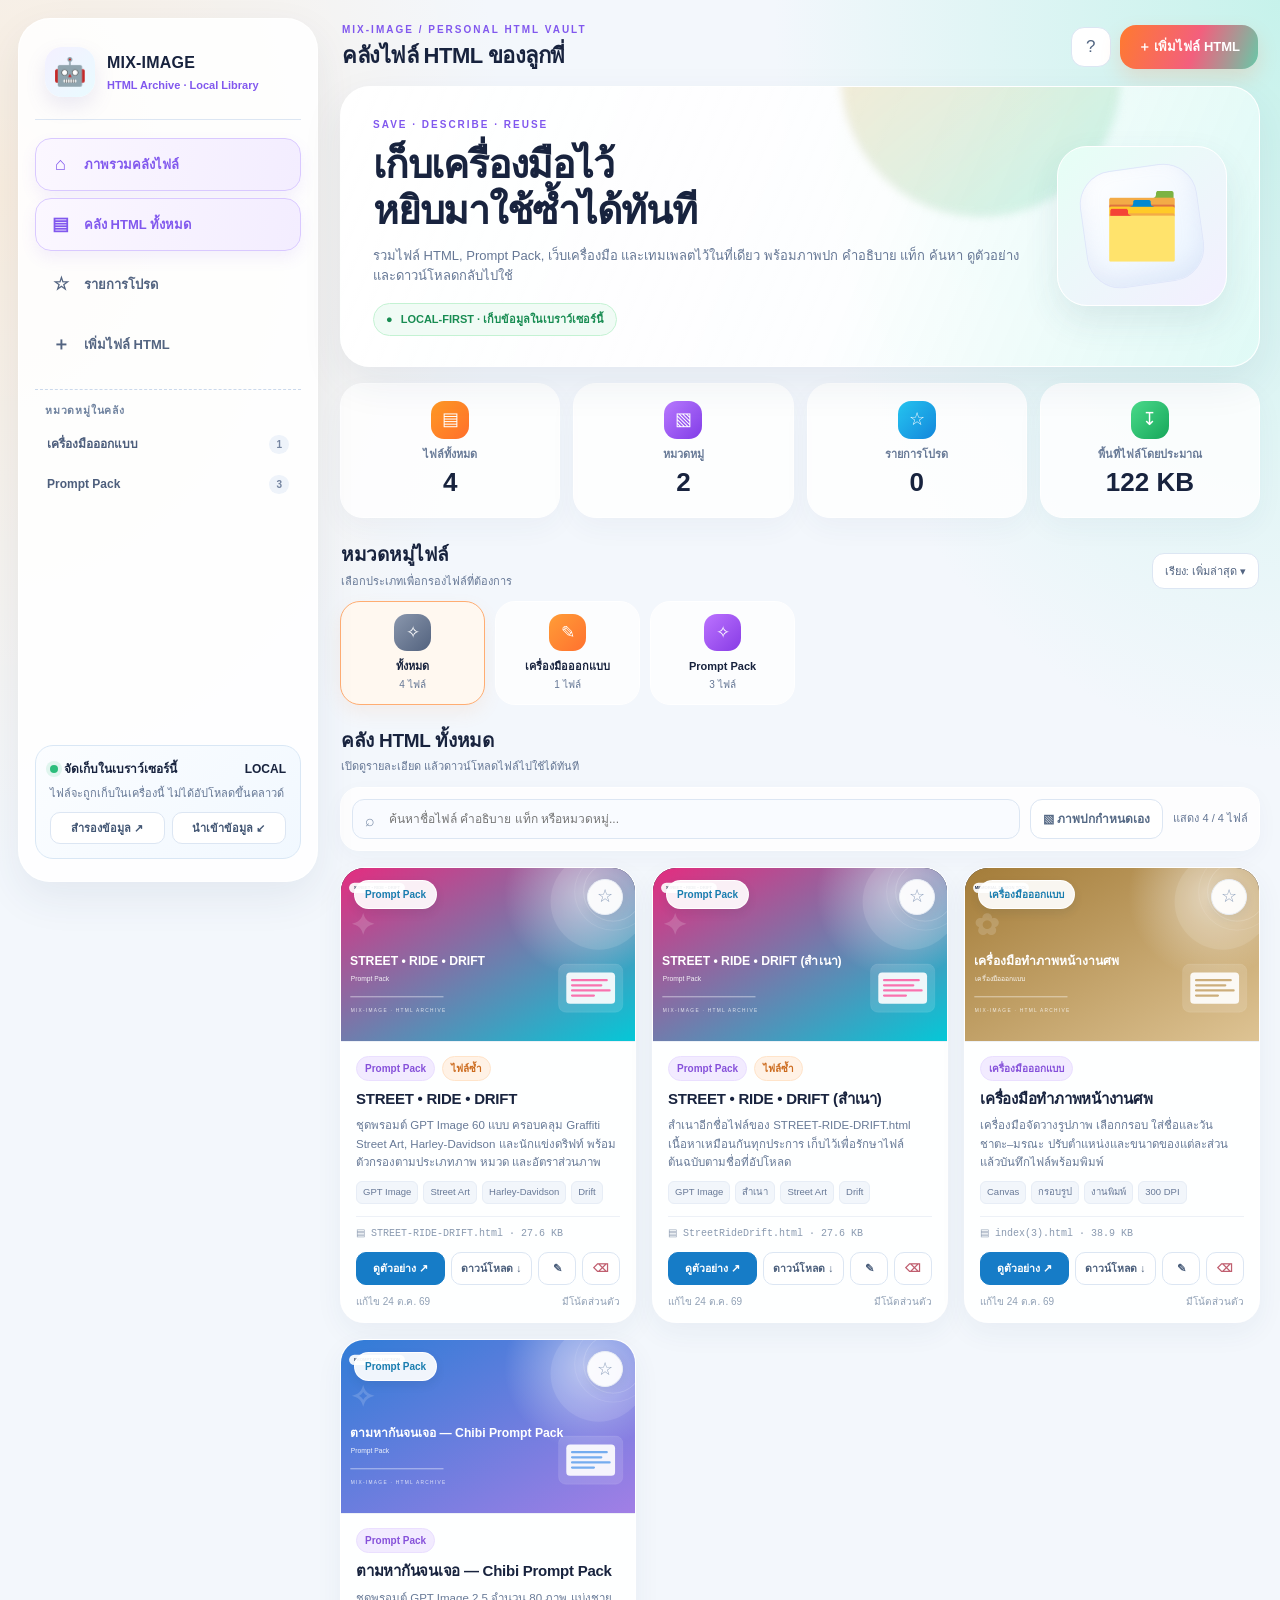
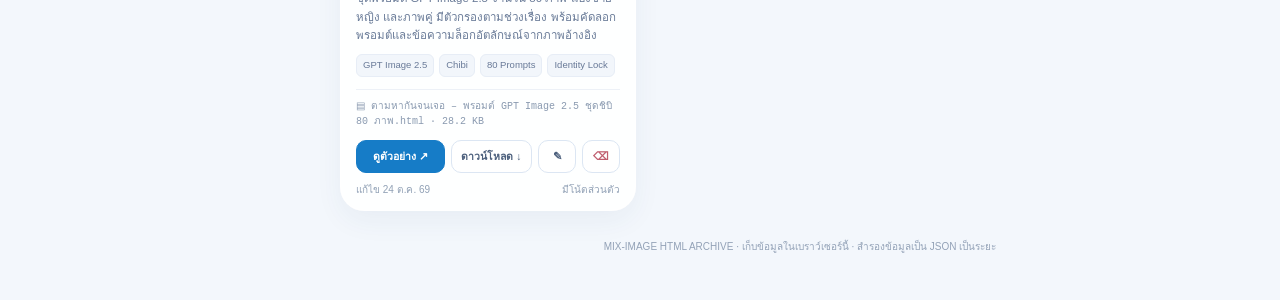
<file: MIX-IMAGE-HTML-Archive.html>
<!DOCTYPE html>
<html lang="th">
<head>
<meta charset="UTF-8">
<meta name="viewport" content="width=device-width, initial-scale=1.0">
<meta name="theme-color" content="#f5f9fd">
<title>MIX-IMAGE | HTML Archive</title>
<style>
:root{--bg:#f3f7fc;--card:rgba(255,255,255,.92);--ink:#18233e;--muted:#657795;--line:#dce6f3;--purple:#8158ee;--blue:#159ee4;--orange:#ff7b2f;--mint:#68c9ab;--shadow:0 16px 42px rgba(35,65,105,.08);--r:24px}
*{box-sizing:border-box}html{scroll-behavior:smooth}body{margin:0;background:radial-gradient(ellipse at 100% 0%,rgba(169,239,224,.6),transparent 28%),radial-gradient(ellipse at 0% 10%,rgba(255,222,182,.42),transparent 28%),var(--bg);color:var(--ink);font-family:Inter,"Noto Sans Thai","Leelawadee UI",Tahoma,sans-serif;line-height:1.5}button,input,textarea,select{font:inherit}button{cursor:pointer}button:focus-visible,input:focus-visible,textarea:focus-visible,select:focus-visible{outline:3px solid rgba(129,88,238,.28);outline-offset:2px}.app{min-height:100vh;display:grid;grid-template-columns:300px minmax(0,1fr);gap:20px;padding:18px;max-width:1760px;margin:auto}.sidebar{background:rgba(255,255,255,.88);border:1px solid rgba(255,255,255,.95);box-shadow:var(--shadow);border-radius:32px;padding:22px 16px;display:flex;flex-direction:column;min-height:calc(100vh - 36px);position:sticky;top:18px;align-self:start;max-height:calc(100vh - 36px)}.brand{display:flex;gap:12px;align-items:center;padding:6px 10px 22px;border-bottom:1px solid var(--line)}.brandmark{height:50px;width:50px;flex:none;border-radius:17px;background:linear-gradient(135deg,#f4f0ff,#e9fbff);display:grid;place-items:center;font-size:27px;box-shadow:0 9px 20px #7e70bc25}.brand strong{display:block;font-size:16px;font-weight:850;letter-spacing:.2px}.brand small{display:block;color:var(--purple);font-size:11px;font-weight:750;margin-top:2px}.nav{display:grid;gap:7px;padding:18px 0}.nav button{border:1px solid transparent;background:transparent;color:#536481;display:flex;align-items:center;gap:12px;text-align:left;padding:12px 13px;border-radius:16px;font-size:13px;font-weight:750;transition:.18s}.nav button:hover{background:#f7f4ff}.nav button.active{background:linear-gradient(100deg,#fbf7ff,#f3edff);border-color:#d9c9ff;color:var(--purple);box-shadow:0 7px 16px rgba(129,88,238,.09)}.ico{font-size:18px;width:23px;text-align:center;flex:none}.side-title{padding:13px 10px 7px;border-top:1px dashed #cbd9ec;color:#7184a0;font-size:10.5px;font-weight:850;letter-spacing:.8px}.sidecats{overflow:auto;display:grid;gap:5px;padding:1px 2px 12px}.sidecats button{border:0;background:transparent;color:#4d5e7c;text-align:left;padding:8px 10px;border-radius:12px;display:flex;align-items:center;justify-content:space-between;font-size:12px;font-weight:650}.sidecats button:hover{background:#f0f5fc}.countpill{font-size:10px;background:#eef3fa;border-radius:20px;padding:2px 7px;color:#7484a0}.storage{margin-top:auto;padding-top:12px}.storagebox{border:1px solid #d9e7f5;background:linear-gradient(135deg,#fbfdff,#f1f8ff);padding:14px;border-radius:18px}.storage-head{display:flex;align-items:center;justify-content:space-between;font-size:12px;font-weight:800}.live-dot{width:8px;height:8px;display:inline-block;border-radius:50%;background:#2cbd7b;box-shadow:0 0 0 4px #2cbd7b20;margin-right:6px}.storage p{font-size:11px;color:var(--muted);margin:7px 0 0}.storage-actions{display:flex;gap:7px;margin-top:10px}.mini-btn{border:1px solid var(--line);background:#fff;border-radius:10px;padding:7px 9px;font-size:11px;color:#415573;font-weight:750;flex:1}.mini-btn:hover{border-color:#b4c9e6}.main{min-width:0;padding:0 2px 28px}.topbar{display:flex;align-items:center;justify-content:space-between;gap:14px;padding:4px 2px 14px}.eyebrow{font-size:10px;font-weight:850;letter-spacing:2px;color:var(--purple);text-transform:uppercase}.topbar h1{font-size:22px;margin:2px 0 0;letter-spacing:-.5px}.top-actions{display:flex;align-items:center;gap:9px}.icon-btn{border:1px solid var(--line);background:#fff;color:#526682;width:40px;height:40px;border-radius:13px;font-size:17px}.primary{background:linear-gradient(110deg,#ff7a2f,#f35f7d 54%,#67c9a8);color:#fff;border:0;padding:12px 18px;border-radius:16px;font-size:13px;font-weight:850;box-shadow:0 9px 20px #ff895333;white-space:nowrap}.primary:hover{filter:brightness(1.04);transform:translateY(-1px)}.hero{position:relative;overflow:hidden;border-radius:30px;border:1px solid rgba(255,255,255,.95);background:linear-gradient(113deg,rgba(255,255,255,.96),rgba(255,255,255,.82) 57%,rgba(224,250,246,.92));padding:30px 32px;display:flex;align-items:center;justify-content:space-between;gap:20px;box-shadow:var(--shadow);min-height:230px}.hero:before{content:"";position:absolute;width:280px;height:280px;border-radius:50%;right:15%;top:-150px;background:linear-gradient(140deg,#ffcf9b7a,#9debd97a);filter:blur(4px)}.hero-copy{position:relative;z-index:1;max-width:760px}.hero h2{font-size:clamp(26px,3.1vw,39px);line-height:1.18;letter-spacing:-1.2px;margin:10px 0 12px}.hero p{font-size:13px;color:var(--muted);max-width:680px;margin:0}.hero-pill{margin-top:18px;display:inline-flex;gap:8px;align-items:center;padding:7px 12px;background:#f0fbf5;border:1px solid #c4f2d3;color:#188c52;border-radius:999px;font-size:11px;font-weight:800}.hero-art{position:relative;z-index:1;width:170px;height:160px;flex:none;border-radius:30px;border:1px solid #ffffff;background:linear-gradient(140deg,#e6fff5,#f3efff);box-shadow:0 15px 35px rgba(43,92,113,.11);display:grid;place-items:center}.hero-art .orb{width:118px;height:118px;border-radius:34px;transform:rotate(-8deg);background:linear-gradient(145deg,#fff,#e9f3ff);border:1px solid #e0e7fa;display:grid;place-items:center;box-shadow:inset 0 -9px 20px #a7b5df30}.hero-art span{font-size:64px;transform:rotate(8deg)}.stats{display:grid;grid-template-columns:repeat(4,minmax(0,1fr));gap:13px;margin:16px 0 23px}.stat{background:rgba(255,255,255,.84);border:1px solid #fff;border-radius:23px;padding:17px 18px;text-align:center;box-shadow:0 10px 28px rgba(35,65,105,.045);min-width:0}.stat-icon{height:38px;width:38px;margin:0 auto 7px;border-radius:13px;display:grid;place-items:center;color:#fff;font-size:18px;background:linear-gradient(135deg,#ff9a24,#ff6f2b)}.stat:nth-child(2) .stat-icon{background:linear-gradient(135deg,#b97aff,#813ce7)}.stat:nth-child(3) .stat-icon{background:linear-gradient(135deg,#26c6f1,#1386db)}.stat:nth-child(4) .stat-icon{background:linear-gradient(135deg,#4bdc8b,#16a65a)}.stat label{display:block;color:#687a97;font-size:11px;font-weight:750}.stat strong{display:block;font-size:26px;line-height:1.35;margin-top:3px}.section-head{display:flex;align-items:end;justify-content:space-between;gap:12px;margin:0 1px 12px}.section-head h3{margin:0;font-size:19px;letter-spacing:-.3px}.section-head p{margin:3px 0 0;font-size:11px;color:var(--muted)}.sort{background:#fff;border:1px solid var(--line);border-radius:12px;color:#526481;padding:9px 12px;font-size:11px}.category-grid{display:grid;grid-template-columns:repeat(6,minmax(0,1fr));gap:10px;margin-bottom:22px}.category{border:1px solid #fff;background:rgba(255,255,255,.75);border-radius:20px;padding:12px 8px;text-align:center;min-width:0;color:var(--ink);transition:.18s}.category:hover{transform:translateY(-2px);box-shadow:var(--shadow)}.category.active{border-color:#ffad72;background:#fff8f0;box-shadow:0 8px 18px #fa93521a}.category .cicon{display:grid;place-items:center;width:37px;height:37px;border-radius:13px;color:#fff;margin:0 auto 7px;background:linear-gradient(135deg,#8a97ad,#52627e);font-size:17px}.category:nth-child(2) .cicon{background:linear-gradient(135deg,#ff9d37,#ff712f)}.category:nth-child(3) .cicon{background:linear-gradient(135deg,#bc73ff,#873ce5)}.category:nth-child(4) .cicon{background:linear-gradient(135deg,#f765ae,#df2180)}.category:nth-child(5) .cicon{background:linear-gradient(135deg,#46cef2,#128de0)}.category:nth-child(6) .cicon{background:linear-gradient(135deg,#4dc2ff,#3472ed)}.category:nth-child(7) .cicon{background:linear-gradient(135deg,#48db86,#16a65b)}.category strong{display:block;font-size:11px;white-space:nowrap;overflow:hidden;text-overflow:ellipsis}.category small{display:block;color:var(--muted);font-size:10px;margin-top:2px}.toolbar{background:rgba(255,255,255,.83);border:1px solid #fff;border-radius:19px;padding:11px;display:flex;align-items:center;gap:10px;margin-bottom:16px;box-shadow:0 7px 22px rgba(35,65,105,.035)}.search{position:relative;flex:1;min-width:170px}.search span{position:absolute;left:13px;top:10px;color:#8092ac}.search input{width:100%;border:1px solid var(--line);border-radius:12px;padding:10px 12px 10px 36px;background:#f9fbff;color:var(--ink);font-size:12px}.filterbtn{border:1px solid var(--line);border-radius:12px;padding:10px 12px;background:#fff;color:#556985;font-size:12px;font-weight:700}.filterbtn.active{background:#f2edff;border-color:#d6c9ff;color:var(--purple)}.toolbar .shown{font-size:11px;color:var(--muted);white-space:nowrap}.grid{display:grid;grid-template-columns:repeat(3,minmax(0,1fr));gap:16px}.file-card{border:1px solid rgba(255,255,255,.98);background:var(--card);box-shadow:0 10px 28px rgba(35,65,105,.055);border-radius:24px;overflow:hidden;display:flex;flex-direction:column;min-width:0;transition:transform .18s,box-shadow .18s}.file-card:hover{transform:translateY(-3px);box-shadow:0 18px 40px rgba(35,65,105,.10)}.cover{height:174px;position:relative;background:#e9eef7;overflow:hidden;border-bottom:1px solid #edf1f7}.cover img{width:100%;height:100%;object-fit:cover;display:block}.cover-tag{position:absolute;left:13px;top:12px;max-width:calc(100% - 75px);overflow:hidden;text-overflow:ellipsis;white-space:nowrap;padding:6px 10px;background:rgba(255,255,255,.92);border:1px solid rgba(255,255,255,.96);border-radius:999px;font-size:10px;font-weight:850;color:#197daf;box-shadow:0 4px 10px #18314b18}.fav{position:absolute;right:12px;top:11px;border:1px solid #e8edf5;background:#ffffffed;border-radius:50%;height:36px;width:36px;font-size:18px;color:#8da0bc;box-shadow:0 3px 10px #253d5715}.fav.on{color:#f0a21a}.file-info{padding:14px 15px 13px;display:flex;flex-direction:column;flex:1;min-width:0}.file-meta{display:flex;align-items:center;gap:7px;flex-wrap:wrap;margin-bottom:8px}.badge{background:#f2ebff;color:#8651da;border:1px solid #eadfff;border-radius:999px;padding:4px 8px;font-size:10px;font-weight:800;max-width:100%;overflow:hidden;text-overflow:ellipsis;white-space:nowrap}.badge.green{background:#eaf9f1;color:#15884e;border-color:#d5f2e2}.badge.orange{background:#fff2e6;color:#cc6b1e;border-color:#ffe4ca}.file-title{font-size:15px;font-weight:850;line-height:1.38;letter-spacing:-.25px;overflow-wrap:anywhere}.file-desc{font-size:11.5px;line-height:1.6;color:#687a97;margin:7px 0 10px;display:-webkit-box;-webkit-line-clamp:3;-webkit-box-orient:vertical;overflow:hidden;min-height:55px}.tags{display:flex;gap:5px;flex-wrap:wrap;margin:0 0 12px}.tag{font-size:9.5px;color:#687997;background:#f2f6fb;border:1px solid #e7edf6;border-radius:6px;padding:3px 6px;max-width:100%;overflow:hidden;text-overflow:ellipsis;white-space:nowrap}.filename{font-family:ui-monospace,Consolas,monospace;overflow-wrap:anywhere;font-size:10px;color:#8a9ab0;border-top:1px solid #edf1f7;padding-top:9px;margin-top:auto}.card-actions{display:grid;grid-template-columns:1.1fr 1fr 38px 38px;gap:6px;margin-top:11px}.card-actions button{border:1px solid var(--line);border-radius:10px;background:#fff;color:#4d607d;padding:8px 5px;font-size:10.5px;font-weight:800;white-space:nowrap}.card-actions button:hover{border-color:#b6c9e8;background:#f9fbff}.card-actions .view{background:#167cc7;border-color:#167cc7;color:#fff}.card-actions .view:hover{background:#126caf}.card-actions .delete{color:#c05e6f}.date-row{display:flex;align-items:center;justify-content:space-between;gap:8px;color:#90a0b5;font-size:10px;margin-top:9px}.duplicate{color:#bb6b20;font-size:9px;font-weight:800}.empty{grid-column:1/-1;text-align:center;padding:58px 16px;border:1px dashed #bdcce0;border-radius:24px;background:#ffffff90;color:#7586a0}.empty .big{font-size:40px}.empty h3{margin:8px 0 4px;color:var(--ink)}.empty p{margin:0 0 15px;font-size:12px}.footer{text-align:center;color:#93a2b7;font-size:10px;padding:28px 0 0}.modal-wrap{position:fixed;inset:0;z-index:100;background:rgba(20,32,54,.47);backdrop-filter:blur(8px);display:none;align-items:center;justify-content:center;padding:18px}.modal-wrap.show{display:flex}.modal{width:min(750px,100%);max-height:min(90vh,920px);overflow:auto;background:#fff;border:1px solid #fff;border-radius:25px;box-shadow:0 25px 80px #162d4b45}.modal.wide{width:min(1320px,100%);height:min(92vh,1000px);display:flex;flex-direction:column}.modal-head{display:flex;align-items:flex-start;justify-content:space-between;gap:15px;padding:21px 23px 14px;border-bottom:1px solid #edf1f7}.modal-head h3{margin:0;font-size:19px}.modal-head p{margin:5px 0 0;font-size:11.5px;color:var(--muted)}.close{border:1px solid var(--line);background:#f9fbff;color:#6b7f9a;border-radius:11px;width:36px;height:36px;font-size:20px;flex:none}.modal-body{padding:20px 23px 24px}.form-grid{display:grid;grid-template-columns:1fr 1fr;gap:14px}.field{display:grid;gap:6px;min-width:0}.field.full{grid-column:1/-1}.field label{font-size:11.5px;font-weight:800;color:#526581}.field input,.field textarea,.field select{width:100%;border:1px solid #dce5f1;border-radius:11px;background:#f9fbfe;color:var(--ink);padding:10px 12px;font-size:12px}.field textarea{min-height:85px;resize:vertical}.upload-zone{border:1.5px dashed #bbcbe2;border-radius:14px;background:#f8fbff;padding:17px;text-align:center;color:#627794;font-size:12px}.upload-zone input{max-width:100%;margin-top:8px}.cover-preview{width:100%;max-width:280px;aspect-ratio:16/9;object-fit:cover;border:1px solid var(--line);border-radius:12px;margin-top:8px}.form-foot{display:flex;justify-content:space-between;align-items:center;gap:10px;margin-top:18px}.hint{font-size:10.5px;color:#8091a8;line-height:1.5;max-width:390px}.secondary{border:1px solid var(--line);background:#fff;color:#526581;border-radius:11px;padding:10px 14px;font-size:12px;font-weight:800}.savebtn{border:0;background:linear-gradient(100deg,#8058ef,#4d9be9);color:#fff;border-radius:11px;padding:11px 17px;font-size:12px;font-weight:850}.preview-head-actions{display:flex;gap:7px;align-items:center;flex-wrap:wrap}.preview-tools{padding:10px 16px;border-bottom:1px solid var(--line);display:flex;justify-content:space-between;align-items:center;gap:10px;flex-wrap:wrap}.preview-tools span{color:var(--muted);font-size:11px;overflow-wrap:anywhere}.preview-frame{width:100%;flex:1;min-height:0;border:0;background:#fff}.toast{position:fixed;z-index:200;left:50%;bottom:25px;transform:translate(-50%,20px);opacity:0;pointer-events:none;background:#18334c;color:#fff;border:1px solid #42617b;padding:11px 17px;border-radius:999px;font-size:12px;font-weight:750;box-shadow:0 15px 35px #17314b30;transition:.22s;max-width:calc(100vw - 30px);text-align:center}.toast.show{opacity:1;transform:translate(-50%,0)}.mobile-menu{display:none}.smallnote{font-size:10px;color:#8092aa;line-height:1.5}.kbd{font-family:ui-monospace,Consolas,monospace;background:#f0f4fa;border:1px solid #e0e8f2;border-radius:5px;padding:1px 5px}
@media(max-width:1250px){.app{grid-template-columns:260px minmax(0,1fr);gap:14px;padding:14px}.grid{grid-template-columns:repeat(2,minmax(0,1fr))}.category-grid{grid-template-columns:repeat(4,minmax(0,1fr))}.sidebar{border-radius:27px;padding:18px 13px}.hero{padding:25px}.hero-art{width:140px;height:140px}.hero-art span{font-size:54px}}
@media(max-width:850px){.app{display:block;padding:10px}.sidebar{position:relative;top:auto;min-height:0;max-height:none;margin-bottom:12px;border-radius:22px;padding:12px}.brand{padding:0 3px 10px;border-bottom:0}.brandmark{width:42px;height:42px;border-radius:14px}.nav{display:flex;gap:6px;padding:7px 0 0;overflow:auto}.nav button{white-space:nowrap;padding:9px 11px}.nav button .ico{width:auto}.nav button span:last-child{display:inline}.side-title,.sidecats,.storage{display:none}.main{padding:0}.topbar h1{font-size:19px}.hero{min-height:0;padding:24px 20px;border-radius:23px}.hero-art{width:102px;height:102px;border-radius:22px}.hero-art .orb{width:76px;height:76px;border-radius:24px}.hero-art span{font-size:38px}.hero h2{font-size:27px}.hero p{font-size:12px}.stats{grid-template-columns:repeat(2,minmax(0,1fr));gap:9px}.stat{border-radius:18px;padding:13px}.stat strong{font-size:23px}.category-grid{grid-template-columns:repeat(4,minmax(0,1fr));gap:8px}.category{padding:10px 5px;border-radius:15px}.toolbar{flex-wrap:wrap}.search{flex-basis:100%}.grid{gap:10px}.file-card{border-radius:19px}.cover{height:145px}.file-info{padding:12px}.file-title{font-size:13px}.file-desc{font-size:10.5px}.card-actions{grid-template-columns:1fr 1fr 34px 34px}.card-actions button{font-size:9.5px}.toolbar .shown{margin-left:auto}}
@media(max-width:530px){.topbar{align-items:flex-start}.eyebrow{font-size:8px}.topbar h1{font-size:17px}.top-actions .icon-btn{display:none}.primary{padding:10px 12px;font-size:11px}.hero-art{display:none}.hero{padding:24px 19px}.hero h2{font-size:26px}.hero-pill{font-size:9.5px}.category-grid{grid-template-columns:repeat(3,minmax(0,1fr))}.grid{grid-template-columns:1fr}.cover{height:190px}.file-title{font-size:15px}.file-desc{font-size:11.5px;min-height:auto}.card-actions button{font-size:11px}.form-grid{grid-template-columns:1fr}.field.full{grid-column:auto}.modal-wrap{padding:8px}.modal{border-radius:19px}.modal-head{padding:17px}.modal-body{padding:16px}.form-foot{align-items:flex-start;flex-direction:column}.form-foot button{width:100%}.preview-tools{align-items:flex-start}.modal.wide{height:94vh}}
</style>
</head>
<body>
<div class="app">
 <aside class="sidebar">
  <div class="brand"><div class="brandmark">🤖</div><div><strong>MIX-IMAGE</strong><small>HTML Archive · Local Library</small></div></div>
  <nav class="nav" aria-label="เมนูหลัก">
   <button class="active" data-view="all"><span class="ico">⌂</span><span>ภาพรวมคลังไฟล์</span></button>
   <button data-view="all"><span class="ico">▤</span><span>คลัง HTML ทั้งหมด</span></button>
   <button data-view="favorites"><span class="ico">☆</span><span>รายการโปรด</span></button>
   <button id="addNav"><span class="ico">＋</span><span>เพิ่มไฟล์ HTML</span></button>
  </nav>
  <div class="side-title">หมวดหมู่ในคลัง</div><div class="sidecats" id="sideCats"></div>
  <div class="storage"><div class="storagebox"><div class="storage-head"><span><i class="live-dot"></i>จัดเก็บในเบราว์เซอร์นี้</span><span id="storageMark">LOCAL</span></div><p id="storageDesc">ไฟล์จะถูกเก็บในเครื่องนี้ ไม่ได้อัปโหลดขึ้นคลาวด์</p><div class="storage-actions"><button class="mini-btn" id="backupSide">สำรองข้อมูล ↗</button><button class="mini-btn" id="restoreSide">นำเข้าข้อมูล ↙</button></div></div></div>
 </aside>
 <main class="main">
  <div class="topbar"><div><div class="eyebrow">MIX-IMAGE / PERSONAL HTML VAULT</div><h1>คลังไฟล์ HTML ของลูกพี่</h1></div><div class="top-actions"><button class="icon-btn" id="helpBtn" title="วิธีใช้งาน">?</button><button class="primary" id="addTop">＋ เพิ่มไฟล์ HTML</button></div></div>
  <section class="hero"><div class="hero-copy"><div class="eyebrow">SAVE · DESCRIBE · REUSE</div><h2>เก็บเครื่องมือไว้<br>หยิบมาใช้ซ้ำได้ทันที</h2><p>รวมไฟล์ HTML, Prompt Pack, เว็บเครื่องมือ และเทมเพลตไว้ในที่เดียว พร้อมภาพปก คำอธิบาย แท็ก ค้นหา ดูตัวอย่าง และดาวน์โหลดกลับไปใช้</p><div class="hero-pill"><span>●</span><span>LOCAL-FIRST · เก็บข้อมูลในเบราว์เซอร์นี้</span></div></div><div class="hero-art" aria-hidden="true"><div class="orb"><span>🗂️</span></div></div></section>
  <section class="stats" aria-label="สถิติคลังไฟล์">
   <div class="stat"><div class="stat-icon">▤</div><label>ไฟล์ทั้งหมด</label><strong id="statTotal">0</strong></div>
   <div class="stat"><div class="stat-icon">▧</div><label>หมวดหมู่</label><strong id="statCats">0</strong></div>
   <div class="stat"><div class="stat-icon">☆</div><label>รายการโปรด</label><strong id="statFav">0</strong></div>
   <div class="stat"><div class="stat-icon">↧</div><label>พื้นที่ไฟล์โดยประมาณ</label><strong id="statSize">0 KB</strong></div>
  </section>
  <div class="section-head"><div><h3>หมวดหมู่ไฟล์</h3><p>เลือกประเภทเพื่อกรองไฟล์ที่ต้องการ</p></div><button class="sort" id="sortBtn">เรียง: เพิ่มล่าสุด ▾</button></div>
  <section class="category-grid" id="categories"></section>
  <div class="section-head"><div><h3 id="listTitle">คลัง HTML ทั้งหมด</h3><p id="listSub">เปิดดูรายละเอียด แล้วดาวน์โหลดไฟล์ไปใช้ได้ทันที</p></div></div>
  <div class="toolbar"><div class="search"><span>⌕</span><input id="search" type="search" placeholder="ค้นหาชื่อไฟล์ คำอธิบาย แท็ก หรือหมวดหมู่..." autocomplete="off"></div><button class="filterbtn" id="noCoverFilter">▧ ภาพปกกำหนดเอง</button><span class="shown" id="shownCount">แสดง 0 ไฟล์</span></div>
  <section class="grid" id="grid" aria-live="polite"></section>
  <div class="footer">MIX-IMAGE HTML ARCHIVE · เก็บข้อมูลในเบราว์เซอร์นี้ · สำรองข้อมูลเป็น JSON เป็นระยะ</div>
 </main>
</div>
<input type="file" id="restoreFile" accept="application/json,.json" hidden>
<input type="file" id="coverQuick" accept="image/*" hidden>
<div class="modal-wrap" id="editWrap" role="dialog" aria-modal="true" aria-labelledby="editTitle"><div class="modal"><div class="modal-head"><div><h3 id="editTitle">เพิ่มไฟล์ HTML</h3><p>เพิ่มไฟล์พร้อมชื่อ คำอธิบาย หมวดหมู่ และภาพปก เพื่อให้ค้นเจอง่ายในภายหลัง</p></div><button class="close" data-close="editWrap" aria-label="ปิด">×</button></div><form class="modal-body" id="editForm"><div class="form-grid">
 <div class="field full"><label for="htmlFiles">ไฟล์ HTML <span style="color:#8b9bb0;font-weight:500">(เลือกได้หลายไฟล์ .html / .htm)</span></label><div class="upload-zone">ลากไฟล์มาวางไม่ได้ในทุกเบราว์เซอร์ — กดเลือกไฟล์ด้านล่าง<br><input type="file" id="htmlFiles" accept=".html,.htm,text/html" multiple></div><div class="smallnote" id="fileSelectInfo">ไฟล์ตัวอย่างเดิมจะอยู่ในคลังให้แล้ว สามารถเพิ่มไฟล์ใหม่ภายหลังได้</div></div>
 <div class="field"><label for="titleInput">ชื่อที่แสดง</label><input id="titleInput" maxlength="140" placeholder="เช่น Prompt Pack: ภาพพอร์ตเทรต"></div>
 <div class="field"><label for="categoryInput">หมวดหมู่</label><input id="categoryInput" list="categoryChoices" maxlength="50" placeholder="เช่น Prompt Pack"><datalist id="categoryChoices"><option value="Prompt Pack"><option value="เครื่องมือออกแบบ"><option value="เว็บแอป"><option value="เทมเพลต"><option value="อื่น ๆ"></datalist></div>
 <div class="field full"><label for="descInput">คำอธิบาย</label><textarea id="descInput" maxlength="800" placeholder="บันทึกว่าไฟล์นี้ใช้ทำอะไร จุดเด่นคืออะไร และควรใช้ในกรณีไหน"></textarea></div>
 <div class="field full"><label for="tagsInput">แท็ก (คั่นด้วยเครื่องหมายจุลภาค ,)</label><input id="tagsInput" maxlength="300" placeholder="GPT Image, Prompt, เครื่องมือ, งานพิมพ์"></div>
 <div class="field full"><label for="notesInput">โน้ตส่วนตัว / วิธีใช้</label><textarea id="notesInput" maxlength="1200" placeholder="เช่น วิธีเปิดใช้งาน ข้อควรจำ หรือ URL/API ที่ไฟล์นี้ต้องใช้"></textarea></div>
 <div class="field full"><label for="coverInput">ภาพปก (ไม่บังคับ)</label><input id="coverInput" type="file" accept="image/*"><img id="coverPreview" class="cover-preview" alt="ตัวอย่างภาพปก" hidden><div class="smallnote">ถ้าไม่ใส่ภาพปก ระบบสร้างปกให้โดยอัตโนมัติ สามารถใช้ภาพหน้าจอของเครื่องมือเป็นปกได้</div></div>
 </div><div class="form-foot"><div class="hint" id="formHint">คำอธิบายและแท็กช่วยให้ค้นไฟล์เจอเร็วขึ้น ข้อมูลทั้งหมดเก็บในเบราว์เซอร์นี้</div><div style="display:flex;gap:8px;flex-wrap:wrap"><button type="button" class="secondary" data-close="editWrap">ยกเลิก</button><button type="submit" class="savebtn" id="saveBtn">บันทึกลงคลัง</button></div></div></form></div></div>
<div class="modal-wrap" id="previewWrap" role="dialog" aria-modal="true" aria-labelledby="previewTitle"><div class="modal wide"><div class="modal-head"><div><h3 id="previewTitle">ตัวอย่างไฟล์</h3><p id="previewDesc">แสดงตัวอย่างในพื้นที่แยก เพื่อไม่ให้โค้ดของไฟล์รบกวนหน้าคลัง</p></div><button class="close" data-close="previewWrap" aria-label="ปิด">×</button></div><div class="preview-tools"><span id="previewFilename"></span><div class="preview-head-actions"><button class="secondary" id="openNewTab">เปิดแท็บใหม่ ↗</button><button class="secondary" id="downloadPreview">ดาวน์โหลด HTML ↓</button></div></div><iframe class="preview-frame" id="previewFrame" title="ตัวอย่างไฟล์ HTML" sandbox="allow-scripts allow-forms allow-modals allow-pointer-lock allow-popups"></iframe></div></div>
<div class="modal-wrap" id="helpWrap" role="dialog" aria-modal="true" aria-labelledby="helpTitle"><div class="modal"><div class="modal-head"><div><h3 id="helpTitle">วิธีใช้คลัง HTML</h3><p>เตรียมไฟล์ให้พร้อมใช้ซ้ำ ไม่ต้องไล่หาในโฟลเดอร์</p></div><button class="close" data-close="helpWrap" aria-label="ปิด">×</button></div><div class="modal-body" style="font-size:12px;color:#596d88;line-height:1.9"><b style="color:#1b2844">1. เพิ่มไฟล์:</b> กด “เพิ่มไฟล์ HTML” แล้วเลือกไฟล์ .html หรือ .htm ได้หลายไฟล์พร้อมกัน<br><b style="color:#1b2844">2. ทำให้ค้นเจอง่าย:</b> ตั้งชื่อที่เข้าใจง่าย ใส่คำอธิบาย หมวดหมู่ และแท็ก เช่น GPT Image, UI/UX, เครื่องมือภาพ<br><b style="color:#1b2844">3. ดูตัวอย่าง:</b> กด “ดูตัวอย่าง” เพื่อเปิดหน้า HTML ในกรอบแยก หรือกด “เปิดแท็บใหม่” หากต้องการทดสอบแบบเต็มหน้า<br><b style="color:#1b2844">4. นำไปใช้:</b> กด “ดาวน์โหลด” เพื่อรับไฟล์ .html กลับไปวางในโฟลเดอร์หรืออัปโหลดขึ้นเว็บโฮสต์<br><b style="color:#1b2844">5. สำรองข้อมูล:</b> กด “สำรองข้อมูล” เพื่อดาวน์โหลด JSON ที่มีทั้งเนื้อหา HTML และคำอธิบาย เมื่อใช้คอมพิวเตอร์เครื่องอื่น ให้เปิดคลังแล้วกด “นำเข้าข้อมูล”<br><br><div style="background:#fff6e9;border:1px solid #ffe0bc;border-radius:12px;padding:12px;color:#986023"><b>หมายเหตุสำคัญ:</b> ข้อมูลจัดเก็บในเบราว์เซอร์ของเครื่องนี้ ไม่ได้ซิงก์คลาวด์อัตโนมัติ ควรสำรองไฟล์ JSON เป็นระยะ และเก็บไฟล์คลังไว้ตำแหน่งเดิม</div></div></div></div>
<div class="toast" id="toast" role="status"></div>
<script>
const SEED = [{"id":"sample-1","fileName":"STREET-RIDE-DRIFT.html","title":"STREET • RIDE • DRIFT","description":"ชุดพรอมต์ GPT Image 60 แบบ ครอบคลุม Graffiti Street Art, Harley-Davidson และนักแข่งดริฟท์ พร้อมตัวกรองตามประเภทภาพ หมวด และอัตราส่วนภาพ","category":"Prompt Pack","tags":["GPT Image","Street Art","Harley-Davidson","Drift"],"notes":"ตัวอย่างที่แนบมาในแพ็กเริ่มต้น","bodyB64":"[base64]/[base64]/[base64]/[base64]/guJ/[base64]/[base64]/guJ/[base64]/[base64]","coverType":"street","favorite":false,"createdAt":"2026-10-24T00:00:00.000Z","updatedAt":"2026-10-24T00:00:00.000Z","isSeed":true},{"id":"sample-2","fileName":"StreetRideDrift.html","title":"STREET • RIDE • DRIFT (สำเนา)","description":"สำเนาอีกชื่อไฟล์ของ STREET-RIDE-DRIFT.html เนื้อหาเหมือนกันทุกประการ เก็บไว้เพื่อรักษาไฟล์ต้นฉบับตามชื่อที่อัปโหลด","category":"Prompt Pack","tags":["GPT Image","สำเนา","Street Art","Drift"],"notes":"ตัวอย่างที่แนบมาในแพ็กเริ่มต้น","bodyB64":"[base64]/[base64]/[base64]/[base64]/guJ/[base64]/[base64]/guJ/[base64]/[base64]","coverType":"street","favorite":false,"createdAt":"2026-10-24T00:00:00.000Z","updatedAt":"2026-10-24T00:00:00.000Z","isSeed":true},{"id":"sample-3","fileName":"index(3).html","title":"เครื่องมือทำภาพหน้างานศพ","description":"เครื่องมือจัดวางรูปภาพ เลือกกรอบ ใส่ชื่อและวันชาตะ–มรณะ ปรับตำแหน่งและขนาดของแต่ละส่วน แล้วบันทึกไฟล์พร้อมพิมพ์","category":"เครื่องมือออกแบบ","tags":["Canvas","กรอบรูป","งานพิมพ์","300 DPI"],"notes":"ตัวอย่างที่แนบมาในแพ็กเริ่มต้น","bodyB64":"[base64]/[base64]/IGNsYW1wKHYsIC41LCBpZCA9PT0gJ3Bob3RvJyA/IDYgOiAyKSA6IGNsYW1wKHYsIC1STkdbaWRdLCBSTkdbaWRdKTsgfQoKLyogLS0tLS0tLS0tLSDguJ/[base64]/[base64]/guILguJnguLLguJTguJfguLHguYnguIfguKvguKHguJTguYDguJvguYfguJnguKrguLHguJTguKrguYjguKfguJnguILguK3guIcgVyAo4LmB4LiZ4Lin4LiZ4Lit4LiZL+C4n+C4reC4meC4leC5jC/[base64]/[base64]/[base64]/[base64]/[base64]/[base64]/[base64]/ICdpLWxvY2snIDogJ2ktdW5sb2NrJykgKyAnICcgKyAocC5sb2NrZWQgPyAocC54ID09PSAwICYmIHAueSA9PT0gMCA/[base64]/[base64]/[base64]/[base64]/[base64]/[base64]/[base64]/[base64]","coverType":"memorial","favorite":false,"createdAt":"2026-10-24T00:00:00.000Z","updatedAt":"2026-10-24T00:00:00.000Z","isSeed":true},{"id":"sample-4","fileName":"ตามหากันจนเจอ – พรอมต์ GPT Image 2.5 ชุดชิบิ 80 ภาพ.html","title":"ตามหากันจนเจอ — Chibi Prompt Pack","description":"ชุดพรอมต์ GPT Image 2.5 จำนวน 80 ภาพ แบ่งชาย หญิง และภาพคู่ มีตัวกรองตามช่วงเรื่อง พร้อมคัดลอกพรอมต์และข้อความล็อกอัตลักษณ์จากภาพอ้างอิง","category":"Prompt Pack","tags":["GPT Image 2.5","Chibi","80 Prompts","Identity Lock"],"notes":"ตัวอย่างที่แนบมาในแพ็กเริ่มต้น","bodyB64":"[base64]/[base64]/[base64]/[base64]","coverType":"chibi","favorite":false,"createdAt":"2026-10-24T00:00:00.000Z","updatedAt":"2026-10-24T00:00:00.000Z","isSeed":true}];
const DB_NAME='miximage-html-archive-v1'; const STORE='entries';
let db=null, memoryMode=false, entries=[], currentView='all', currentCategory='all', searchTerm='', onlyWithCover=false, sortNewest=true, editingId=null, selectedHtmlFiles=[], selectedCoverData='', previewId=null, previewBlobUrl=null, currentCoverObjectUrl=null;
const $=s=>document.querySelector(s); const $$=s=>[...document.querySelectorAll(s)];
const htmlEsc=s=>String(s??'').replace(/[&<>"']/g,c=>({'&':'&amp;','<':'&lt;','>':'&gt;','"':'&quot;',"'":'&#39;'}[c]));
const toText=s=>String(s??'').replace(/<script\b[^>]*>[\s\S]*?<\/script>/gi,' ').replace(/<style\b[^>]*>[\s\S]*?<\/style>/gi,' ').replace(/<[^>]+>/g,' ').replace(/\s+/g,' ').trim();
function decodeB64(s){const bin=atob(s);const bytes=Uint8Array.from(bin,c=>c.charCodeAt(0));return new TextDecoder('utf-8').decode(bytes)}
function bytesLen(s){return new Blob([s||'']).size}
function fmtSize(n){if(n<1024)return n+' B';if(n<1024*1024)return (n/1024).toFixed(n<1024*80?1:0)+' KB';return (n/1024/1024).toFixed(2)+' MB'}
function dateShort(s){try{return new Intl.DateTimeFormat('th-TH',{day:'numeric',month:'short',year:'2-digit'}).format(new Date(s))}catch{return ''}}
function xmlText(s){return String(s||'').replace(/&/g,'&amp;').replace(/</g,'&lt;').replace(/>/g,'&gt;').replace(/"/g,'&quot;').replace(/'/g,'&apos;')}
function makeCover(title,cat,type){let c1='#8158ee',c2='#58bce9',emoji='▤',label='HTML TOOL';if(type==='street'||/street|drift|ride/i.test(title)){c1='#ff2c87';c2='#00ddeb';emoji='✦';label='STREET • RIDE • DRIFT'}else if(type==='memorial'||/ศพ|กรอบรูป|อนุสรณ์/.test(title)){c1='#b38639';c2='#f5d7a0';emoji='✿';label='MEMORIAL DESIGN TOOL'}else if(type==='chibi'||/chibi|ชิบิ|พรอมต์/i.test(title)){c1='#3287e9';c2='#b38afa';emoji='✧';label='PROMPT COLLECTION'}else if(/เว็บ|app|ui|ux/i.test(cat+' '+title)){c1='#159edc';c2='#65d2b5';emoji='⌘';label='WEB APP / UI KIT'}const t=xmlText(String(title||'HTML FILE').slice(0,36));const sub=xmlText(cat||'HTML ARCHIVE');let svg=`<svg xmlns="http://www.w3.org/2000/svg" width="960" height="540" viewBox="0 0 960 540"><defs><linearGradient id="g" x1="0" y1="0" x2="1" y2="1"><stop stop-color="${c1}"/><stop offset="1" stop-color="${c2}"/></linearGradient><radialGradient id="glow"><stop stop-color="#fff" stop-opacity=".5"/><stop offset="1" stop-color="#fff" stop-opacity="0"/></radialGradient></defs><rect width="960" height="540" fill="#111a2e"/><rect x="0" y="0" width="960" height="540" fill="url(#g)" opacity=".9"/><circle cx="790" cy="85" r="260" fill="url(#glow)"/><circle cx="825" cy="105" r="150" fill="#ffffff" fill-opacity=".11"/><circle cx="870" cy="74" r="92" stroke="#fff" stroke-opacity=".25" stroke-width="2" fill="none"/><circle cx="870" cy="74" r="120" stroke="#fff" stroke-opacity=".15" stroke-width="2" fill="none"/><rect x="47" y="46" width="174" height="32" rx="16" fill="#fff" fill-opacity=".93"/><text x="134" y="67" font-family="Arial,sans-serif" font-size="13" font-weight="700" text-anchor="middle" fill="#233452">${xmlText(label)}</text><text x="50" y="210" font-family="Arial,sans-serif" font-size="92" font-weight="800" fill="#fff" opacity=".16">${emoji}</text><text x="50" y="303" font-family="Arial,sans-serif" font-size="38" font-weight="800" fill="#fff">${t}</text><text x="52" y="352" font-family="Arial,sans-serif" font-size="21" fill="#fff" fill-opacity=".9">${sub}</text><path d="M52 402 H340" stroke="#fff" stroke-opacity=".55" stroke-width="3" stroke-linecap="round"/><text x="52" y="449" font-family="Arial,sans-serif" font-size="15" letter-spacing="4" fill="#fff" fill-opacity=".8">MIX-IMAGE · HTML ARCHIVE</text><rect x="700" y="300" width="200" height="150" rx="22" fill="#fff" fill-opacity=".13" stroke="#fff" stroke-opacity=".25"/><rect x="724" y="326" width="152" height="98" rx="12" fill="#fff" fill-opacity=".9"/><path d="M742 350 H850 M742 366 H833 M742 382 H859 M742 398 H810" stroke="${c1}" stroke-width="7" stroke-linecap="round" opacity=".65"/></svg>`;return 'data:image/svg+xml;charset=UTF-8,'+encodeURIComponent(svg)}
function inferCategory(name,body){const s=(name+' '+body.slice(0,5000)).toLowerCase();if(/prompt|พรอมต์|gpt image|chibi|ชุดชิบิ/.test(s))return 'Prompt Pack';if(/canvas|กรอบรูป|print|งานพิมพ์|ภาพหน้างานศพ/.test(s))return 'เครื่องมือออกแบบ';if(/dashboard|web app|ui\/ux|tool|studio/.test(s))return 'เว็บแอป';return 'เทมเพลต'}
function htmlMeta(body,name){const doc=new DOMParser().parseFromString(body,'text/html');const title=(doc.querySelector('title')?.textContent||doc.querySelector('h1')?.textContent||name.replace(/\.html?$/i,'')).trim();const desc=doc.querySelector('meta[name="description"]')?.content||'';return {title,description:desc}}
function getCover(e){return e.cover||makeCover(e.title,e.category,e.coverType)}
function openDB(){return new Promise((resolve,reject)=>{if(!('indexedDB' in window)){reject(new Error('IndexedDB is unavailable'));return}const req=indexedDB.open(DB_NAME,1);req.onupgradeneeded=()=>{const d=req.result;if(!d.objectStoreNames.contains(STORE))d.createObjectStore(STORE,{keyPath:'id'})};req.onsuccess=()=>{db=req.result;resolve(db)};req.onerror=()=>reject(req.error||new Error('Could not open IndexedDB'))})}
function txStore(mode='readonly'){return db.transaction(STORE,mode).objectStore(STORE)}
function dbAll(){return new Promise((resolve,reject)=>{const r=txStore().getAll();r.onsuccess=()=>resolve(r.result||[]);r.onerror=()=>reject(r.error)})}
function dbPut(item){return new Promise((resolve,reject)=>{if(memoryMode){const i=entries.findIndex(x=>x.id===item.id);if(i>=0)entries[i]=item;else entries.push(item);resolve();return}const r=txStore('readwrite').put(item);r.onsuccess=()=>resolve();r.onerror=()=>reject(r.error)})}
function dbDelete(id){return new Promise((resolve,reject)=>{if(memoryMode){entries=entries.filter(x=>x.id!==id);resolve();return}const r=txStore('readwrite').delete(id);r.onsuccess=()=>resolve();r.onerror=()=>reject(r.error)})}
function uuid(){return 'f-'+(crypto?.randomUUID?crypto.randomUUID():Date.now().toString(36)+'-'+Math.random().toString(36).slice(2,10))}
function toast(msg){const t=$('#toast');t.textContent=msg;t.classList.add('show');clearTimeout(toast.timer);toast.timer=setTimeout(()=>t.classList.remove('show'),2600)}
function persistRefresh(msg){render();if(msg)toast(msg)}
async function init(){try{await openDB();entries=await dbAll();if(!entries.length){for(const seed of SEED){const body=decodeB64(seed.bodyB64);const item={...seed,body,cover:makeCover(seed.title,seed.category,seed.coverType),size:bytesLen(body)};delete item.bodyB64;await dbPut(item)}entries=await dbAll()}}catch(err){memoryMode=true;entries=SEED.map(s=>{const body=decodeB64(s.bodyB64);return {...s,body,cover:makeCover(s.title,s.category,s.coverType),size:bytesLen(body)}});entries.forEach(e=>delete e.bodyB64);$('#storageMark').textContent='ชั่วคราว';$('#storageDesc').textContent='เบราว์เซอร์บล็อกการบันทึกถาวร โปรดสำรองข้อมูล JSON ก่อนปิดหน้า';}render()}
function categories(){return [...new Set(entries.map(e=>e.category||'อื่น ๆ'))].sort((a,b)=>a.localeCompare(b,'th'))}
function duplicateIds(){const seen=new Map(),dups=new Set();for(const e of entries){const key=e.body||'';if(!key)continue;if(seen.has(key)){dups.add(e.id);dups.add(seen.get(key))}else seen.set(key,e.id)}return dups}
function render(){renderStats();renderCategories();renderSideCats();renderGrid();$$('.nav button[data-view]').forEach(b=>b.classList.toggle('active',b.dataset.view===currentView));$('#listTitle').textContent=currentView==='favorites'?'รายการโปรด':currentCategory!=='all'?currentCategory:'คลัง HTML ทั้งหมด';$('#listSub').textContent=currentView==='favorites'?'ไฟล์ที่ทำเครื่องหมายดาวไว้':currentCategory!=='all'?'ไฟล์ในหมวดหมู่ที่เลือก':'เปิดดูรายละเอียด แล้วดาวน์โหลดไฟล์ไปใช้ได้ทันที';$('#noCoverFilter').classList.toggle('active',onlyWithCover)}
function renderStats(){const cats=categories(),fav=entries.filter(e=>e.favorite).length,total=entries.reduce((n,e)=>n+(e.size||bytesLen(e.body)),0);$('#statTotal').textContent=entries.length;$('#statCats').textContent=cats.length;$('#statFav').textContent=fav;$('#statSize').textContent=fmtSize(total)}
const catIcons={'Prompt Pack':'✧','เครื่องมือออกแบบ':'✎','เว็บแอป':'⌘','เทมเพลต':'▧','อื่น ๆ':'•'};
function renderCategories(){const cats=categories();const list=[{name:'ทั้งหมด',key:'all',icon:'✧',n:entries.length},...cats.map((c,i)=>({name:c,key:c,icon:catIcons[c]||['▤','◈','✦','⌘'][i%4],n:entries.filter(e=>e.category===c).length}))];$('#categories').innerHTML=list.map((c,i)=>`<button class="category ${currentCategory===c.key?'active':''}" data-cat="${htmlEsc(c.key)}"><span class="cicon">${c.icon}</span><strong title="${htmlEsc(c.name)}">${htmlEsc(c.name)}</strong><small>${c.n} ไฟล์</small></button>`).join('');$$('[data-cat]').forEach(b=>b.addEventListener('click',()=>{currentCategory=b.dataset.cat;currentView='all';render()}))}
function renderSideCats(){const cats=categories();$('#sideCats').innerHTML=cats.map(c=>`<button data-sidecat="${htmlEsc(c)}"><span>${htmlEsc(c)}</span><span class="countpill">${entries.filter(e=>e.category===c).length}</span></button>`).join('');$$('[data-sidecat]').forEach(b=>b.addEventListener('click',()=>{currentCategory=b.dataset.sidecat;currentView='all';render();window.scrollTo({top:0,behavior:'smooth'})}))}
function getFiltered(){let list=[...entries];if(currentView==='favorites')list=list.filter(e=>e.favorite);if(currentCategory!=='all')list=list.filter(e=>(e.category||'อื่น ๆ')===currentCategory);if(onlyWithCover)list=list.filter(e=>!!e.customCover);if(searchTerm){const q=searchTerm.toLocaleLowerCase('th');list=list.filter(e=>[e.title,e.fileName,e.description,e.category,e.notes,...(e.tags||[])].join(' ').toLocaleLowerCase('th').includes(q))}list.sort((a,b)=>{const da=new Date(a.updatedAt||a.createdAt||0).getTime(),dbb=new Date(b.updatedAt||b.createdAt||0).getTime();return sortNewest?dbb-da:(a.title||'').localeCompare(b.title||'','th')});return list}
function renderGrid(){const list=getFiltered(),dups=duplicateIds();$('#shownCount').textContent=`แสดง ${list.length} / ${entries.length} ไฟล์`;if(!list.length){$('#grid').innerHTML=`<div class="empty"><div class="big">⌕</div><h3>ยังไม่พบไฟล์ที่ค้นหา</h3><p>ลองเปลี่ยนคำค้นหา หมวดหมู่ หรือนำไฟล์ HTML เพิ่มเข้ามาในคลัง</p><button class="primary" id="emptyAdd">＋ เพิ่มไฟล์ HTML</button></div>`;$('#emptyAdd')?.addEventListener('click',()=>openEditor());return}$('#grid').innerHTML=list.map(e=>{const tags=(e.tags||[]).slice(0,4).map(t=>`<span class="tag">${htmlEsc(t)}</span>`).join('');const cover=getCover(e);const custom=!!e.customCover;return `<article class="file-card" data-id="${htmlEsc(e.id)}"><div class="cover"><img src="${cover}" alt="ภาพปก ${htmlEsc(e.title)}" loading="lazy"><span class="cover-tag">${htmlEsc(e.category||'อื่น ๆ')}</span><button class="fav ${e.favorite?'on':''}" data-fav="${htmlEsc(e.id)}" title="${e.favorite?'นำออกจากรายการโปรด':'เพิ่มรายการโปรด'}" aria-label="รายการโปรด">${e.favorite?'★':'☆'}</button></div><div class="file-info"><div class="file-meta"><span class="badge">${htmlEsc(e.category||'อื่น ๆ')}</span>${custom?'<span class="badge green">ภาพปกกำหนดเอง</span>':''}${dups.has(e.id)?'<span class="badge orange">ไฟล์ซ้ำ</span>':''}</div><div class="file-title">${htmlEsc(e.title||e.fileName)}</div><div class="file-desc">${htmlEsc(e.description||'ยังไม่มีคำอธิบาย — กดแก้ไขเพื่อเพิ่มรายละเอียดให้ค้นหาได้ง่ายขึ้น')}</div><div class="tags">${tags||'<span class="tag">ยังไม่มีแท็ก</span>'}</div><div class="filename">▤ ${htmlEsc(e.fileName)} · ${fmtSize(e.size||bytesLen(e.body))}</div><div class="card-actions"><button class="view" data-action="preview" data-id="${htmlEsc(e.id)}">ดูตัวอย่าง ↗</button><button data-action="download" data-id="${htmlEsc(e.id)}">ดาวน์โหลด ↓</button><button data-action="edit" data-id="${htmlEsc(e.id)}" title="แก้ไขข้อมูล">✎</button><button class="delete" data-action="delete" data-id="${htmlEsc(e.id)}" title="ลบไฟล์">⌫</button></div><div class="date-row"><span>แก้ไข ${dateShort(e.updatedAt||e.createdAt)}</span><span>${e.notes?'มีโน้ตส่วนตัว':''}</span></div></div></article>`}).join('');$$('[data-fav]').forEach(b=>b.addEventListener('click',()=>toggleFavorite(b.dataset.fav)));$$('[data-action]').forEach(b=>b.addEventListener('click',()=>handleAction(b.dataset.action,b.dataset.id)))}
async function toggleFavorite(id){const e=entries.find(x=>x.id===id);if(!e)return;e.favorite=!e.favorite;e.updatedAt=new Date().toISOString();await dbPut(e);entries=memoryMode?entries:await dbAll();render();toast(e.favorite?'เพิ่มในรายการโปรดแล้ว':'นำออกจากรายการโปรดแล้ว')}
async function handleAction(action,id){const e=entries.find(x=>x.id===id);if(!e)return;if(action==='preview')showPreview(e);if(action==='download')downloadEntry(e);if(action==='edit')openEditor(e);if(action==='delete'){if(!confirm(`ต้องการลบ “${e.title||e.fileName}” ออกจากคลังใช่หรือไม่?\nการลบนี้ไม่ลบไฟล์ต้นฉบับที่อยู่ในโฟลเดอร์ของคุณ`))return;await dbDelete(id);entries=memoryMode?entries:await dbAll();render();toast('ลบรายการออกจากคลังแล้ว')}}
function downloadBlob(blob,name){const url=URL.createObjectURL(blob);const a=document.createElement('a');a.href=url;a.download=name||'file.html';document.body.appendChild(a);a.click();a.remove();setTimeout(()=>URL.revokeObjectURL(url),2500)}
function downloadEntry(e){downloadBlob(new Blob([e.body||''],{type:'text/html;charset=utf-8'}),safeFilename(e.fileName||e.title||'archive.html'));toast('เตรียมดาวน์โหลดไฟล์ HTML แล้ว')}
function safeFilename(s){return String(s||'archive.html').replace(/[\\/:*?"<>|]/g,'_').trim()||'archive.html'}
function showPreview(e){previewId=e.id;$('#previewTitle').textContent=e.title||e.fileName;$('#previewDesc').textContent=e.description||'ตัวอย่างไฟล์ HTML';$('#previewFilename').textContent=e.fileName+' · '+fmtSize(e.size||bytesLen(e.body));const frame=$('#previewFrame');frame.removeAttribute('src');frame.srcdoc=e.body||'<h1>ไฟล์ว่าง</h1>';$('#previewWrap').classList.add('show');document.body.style.overflow='hidden'}
function openNewTab(){const e=entries.find(x=>x.id===previewId);if(!e)return;downloadOrOpen(e,true)}
function downloadOrOpen(e,open){const blob=new Blob([e.body||''],{type:'text/html;charset=utf-8'});const url=URL.createObjectURL(blob);if(open){window.open(url,'_blank','noopener');setTimeout(()=>URL.revokeObjectURL(url),60000)}else{downloadBlob(blob,e.fileName)}}
function closeModal(id){$('#'+id).classList.remove('show');if(!$$('.modal-wrap.show').length)document.body.style.overflow='';if(id==='previewWrap'){$('#previewFrame').srcdoc='';previewId=null}}
function openEditor(e=null){editingId=e?.id||null;selectedHtmlFiles=[];selectedCoverData='';$('#editForm').reset();$('#coverPreview').hidden=true;$('#coverPreview').removeAttribute('src');$('#fileSelectInfo').textContent='เลือกได้หลายไฟล์ ระบบจะอ่านชื่อจาก <title> ของแต่ละไฟล์ถ้ามี';$('#editTitle').textContent=e?'แก้ไขรายละเอียดไฟล์':'เพิ่มไฟล์ HTML';$('#saveBtn').textContent=e?'บันทึกการแก้ไข':'บันทึกลงคลัง';$('#formHint').textContent=e?'การแก้ไขนี้เปลี่ยนข้อมูลในคลัง ไม่เปลี่ยนไฟล์ต้นฉบับในโฟลเดอร์':'หากเลือกหลายไฟล์ ชื่อไฟล์จะอ่านจาก <title> โดยอัตโนมัติ และคำอธิบาย/หมวดหมู่/แท็กที่กรอกจะใช้กับทุกรายการ';$('#htmlFiles').required=!e;$('#titleInput').required=!!e;$('#titleInput').disabled=false;$('#htmlFiles').disabled=!!e;$('#htmlFiles').value='';$('#coverInput').value='';$('#titleInput').value=e?.title||'';$('#categoryInput').value=e?.category||'Prompt Pack';$('#descInput').value=e?.description||'';$('#tagsInput').value=(e?.tags||[]).join(', ');$('#notesInput').value=e?.notes||'';if(e){selectedHtmlFiles=[];selectedCoverData=e.customCover?(e.cover||''):'';$('#coverPreview').src=getCover(e);$('#coverPreview').hidden=false;$('#fileSelectInfo').textContent='ไฟล์ปัจจุบัน: '+e.fileName+' · '+fmtSize(e.size||bytesLen(e.body))}$('#editWrap').classList.add('show');document.body.style.overflow='hidden'}
function readFileText(file){return new Promise((res,rej)=>{const r=new FileReader();r.onload=()=>res(String(r.result||''));r.onerror=()=>rej(r.error);r.readAsText(file)})}
function readFileData(file){return new Promise((res,rej)=>{const r=new FileReader();r.onload=()=>res(String(r.result||''));r.onerror=()=>rej(r.error);r.readAsDataURL(file)})}
function compressImage(file,maxW=1200,maxH=720){return new Promise((resolve,reject)=>{const url=URL.createObjectURL(file),img=new Image();img.onload=()=>{const scale=Math.min(1,maxW/img.width,maxH/img.height),c=document.createElement('canvas');c.width=Math.max(1,Math.round(img.width*scale));c.height=Math.max(1,Math.round(img.height*scale));c.getContext('2d').drawImage(img,0,0,c.width,c.height);URL.revokeObjectURL(url);resolve(c.toDataURL('image/jpeg',.84))};img.onerror=()=>{URL.revokeObjectURL(url);reject(new Error('ไม่สามารถอ่านรูปภาพได้'))};img.src=url})}
$('#htmlFiles').addEventListener('change',async ev=>{selectedHtmlFiles=[...ev.target.files];$('#fileSelectInfo').textContent=selectedHtmlFiles.length?`เลือกแล้ว ${selectedHtmlFiles.length} ไฟล์: ${selectedHtmlFiles.map(f=>f.name).slice(0,3).join(', ')}${selectedHtmlFiles.length>3?' …':''}`:'ยังไม่ได้เลือกไฟล์';if(selectedHtmlFiles.length===1&&!editingId){try{const body=await readFileText(selectedHtmlFiles[0]);const m=htmlMeta(body,selectedHtmlFiles[0].name);if(!$('#titleInput').value)$('#titleInput').value=m.title;if(!$('#descInput').value)$('#descInput').value=m.description; if(!$('#categoryInput').value||$('#categoryInput').value==='Prompt Pack')$('#categoryInput').value=inferCategory(selectedHtmlFiles[0].name,body)}catch{}}});
$('#coverInput').addEventListener('change',async ev=>{const f=ev.target.files?.[0];if(!f){selectedCoverData='';return}try{selectedCoverData=await compressImage(f);$('#coverPreview').src=selectedCoverData;$('#coverPreview').hidden=false}catch(err){toast(err.message)}});
$('#editForm').addEventListener('submit',async ev=>{ev.preventDefault();const title=$('#titleInput').value.trim(),category=$('#categoryInput').value.trim()||'อื่น ๆ',description=$('#descInput').value.trim(),tags=$('#tagsInput').value.split(',').map(x=>x.trim()).filter(Boolean),notes=$('#notesInput').value.trim();try{if(editingId){const e=entries.find(x=>x.id===editingId);if(!e)return;e.title=title||e.fileName;e.category=category;e.description=description;e.tags=tags;e.notes=notes;if(selectedCoverData){e.cover=selectedCoverData;e.customCover=true}else if($('#coverInput').files.length===0&&!e.customCover)e.cover=makeCover(e.title,e.category,e.coverType);e.updatedAt=new Date().toISOString();e.size=bytesLen(e.body);await dbPut(e)}else{if(!selectedHtmlFiles.length){toast('กรุณาเลือกไฟล์ HTML ก่อน');return}const usedIds=[];for(let i=0;i<selectedHtmlFiles.length;i++){const f=selectedHtmlFiles[i];let body=await readFileText(f);const m=htmlMeta(body,f.name);const itemTitle=(selectedHtmlFiles.length===1&&title)?title:(title&&selectedHtmlFiles.length>1?m.title:m.title)||f.name;const itemCat=category||inferCategory(f.name,body);const item={id:uuid(),fileName:f.name,title:itemTitle,category:itemCat,description:description||m.description||'',tags,notes,body,size:bytesLen(body),cover:selectedCoverData||makeCover(itemTitle,itemCat),customCover:!!selectedCoverData,coverType:'auto',favorite:false,createdAt:new Date().toISOString(),updatedAt:new Date().toISOString()};await dbPut(item);usedIds.push(item)} }entries=memoryMode?entries:await dbAll();closeModal('editWrap');render();toast(editingId?'บันทึกการแก้ไขแล้ว':`เพิ่มไฟล์ ${selectedHtmlFiles.length} รายการแล้ว`)}catch(err){console.error(err);toast('บันทึกไม่สำเร็จ โปรดสำรองข้อมูลและตรวจสอบพื้นที่เก็บข้อมูล')}});
function exportBackup(){const payload={app:'MIX-IMAGE HTML Archive',version:1,exportedAt:new Date().toISOString(),entries:entries.map(e=>({...e}))};downloadBlob(new Blob([JSON.stringify(payload,null,2)],{type:'application/json;charset=utf-8'}),'MIX-IMAGE-HTML-Archive-Backup-'+new Date().toISOString().slice(0,10)+'.json');toast('ส่งออกข้อมูลสำรองแล้ว')}
async function importBackup(file){try{const raw=await readFileText(file),obj=JSON.parse(raw);if(!Array.isArray(obj.entries))throw new Error('รูปแบบไฟล์สำรองไม่ถูกต้อง');let n=0;for(const e of obj.entries){if(!e||typeof e.body!=='string'||!e.fileName)continue;const item={...e,id:uuid(),createdAt:e.createdAt||new Date().toISOString(),updatedAt:new Date().toISOString(),size:bytesLen(e.body),cover:e.cover||makeCover(e.title,e.category)};await dbPut(item);n++}entries=memoryMode?entries:await dbAll();render();toast(`นำเข้าแล้ว ${n} รายการ`)}catch(err){console.error(err);toast('นำเข้าไม่สำเร็จ: ไฟล์ JSON ไม่ถูกต้อง')}}
$('#restoreFile').addEventListener('change',async e=>{const f=e.target.files?.[0];if(f)await importBackup(f);e.target.value=''});$('#backupSide').addEventListener('click',exportBackup);$('#restoreSide').addEventListener('click',()=>$('#restoreFile').click());$('#addNav').addEventListener('click',()=>openEditor());$('#addTop').addEventListener('click',()=>openEditor());$('#helpBtn').addEventListener('click',()=>{$('#helpWrap').classList.add('show');document.body.style.overflow='hidden'});$('#sortBtn').addEventListener('click',()=>{sortNewest=!sortNewest;$('#sortBtn').textContent=sortNewest?'เรียง: เพิ่มล่าสุด ▾':'เรียง: ชื่อไฟล์ ก–ฮ ▾';renderGrid()});$('#noCoverFilter').addEventListener('click',()=>{onlyWithCover=!onlyWithCover;render()});$('#search').addEventListener('input',e=>{searchTerm=e.target.value;renderGrid()});$$('.nav button[data-view]').forEach(b=>b.addEventListener('click',()=>{currentView=b.dataset.view;currentCategory='all';render()}));$$('[data-close]').forEach(b=>b.addEventListener('click',()=>closeModal(b.dataset.close)));$$('.modal-wrap').forEach(w=>w.addEventListener('click',e=>{if(e.target===w)closeModal(w.id)}));document.addEventListener('keydown',e=>{if(e.key==='Escape'){$$('.modal-wrap.show').forEach(w=>closeModal(w.id))}});$('#openNewTab').addEventListener('click',openNewTab);$('#downloadPreview').addEventListener('click',()=>{const e=entries.find(x=>x.id===previewId);if(e)downloadEntry(e)});$('#restoreSide').addEventListener('keydown',e=>{if(e.key==='Enter')$('#restoreFile').click()});
init();
</script>
</body>
</html>
</file>
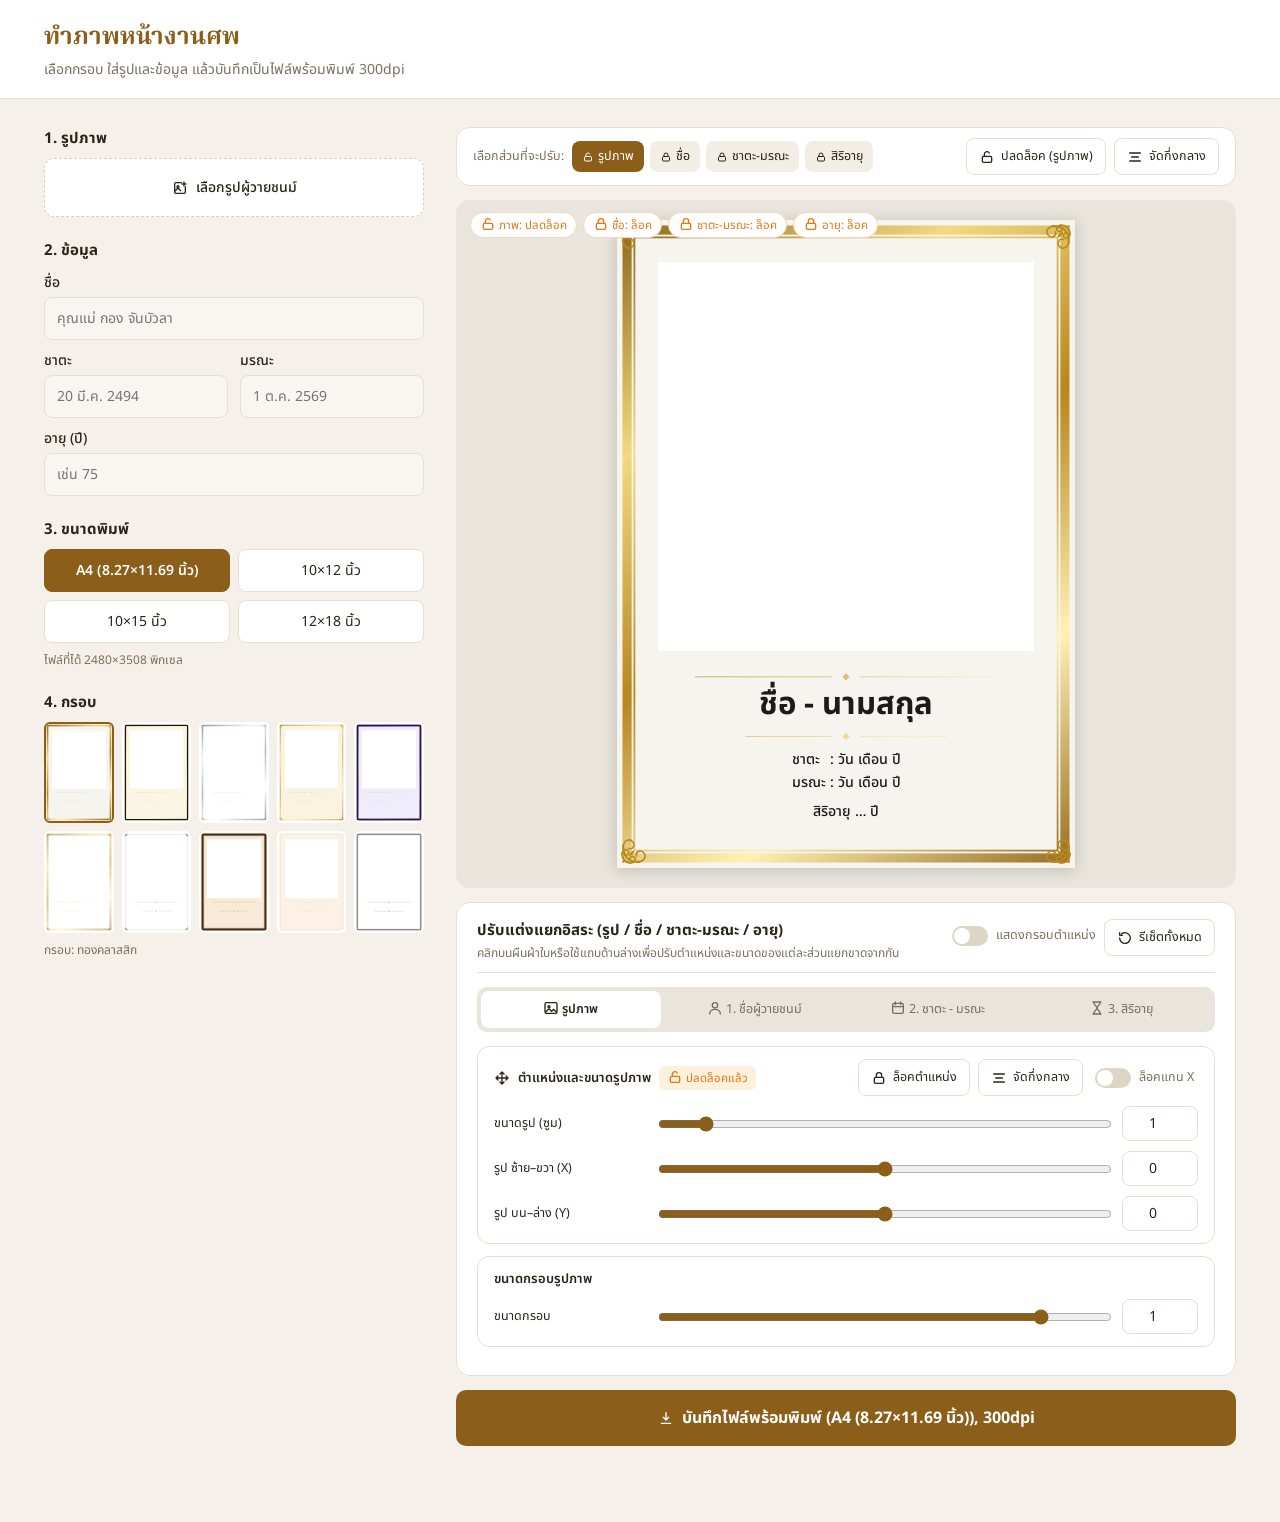
<file: extracted_samples/ตัวอย่าง HTML/index(3).html>
<!DOCTYPE html>
<html lang="th">
<head>
<meta charset="utf-8">
<meta name="viewport" content="width=device-width, initial-scale=1">
<title>ทำภาพหน้างานศพ</title>
<link rel="preconnect" href="https://fonts.googleapis.com">
<link rel="preconnect" href="https://fonts.gstatic.com" crossorigin>
<link href="https://fonts.googleapis.com/css2?family=Noto+Sans+Thai:wght@400;500;600;700&family=Noto+Serif+Thai:wght@700&display=swap" rel="stylesheet">
<style>
:root{--br:#8b5e1a;--or:#e8760f;--bg:#f5f1ea;--ln:#e6dfd2;--tx:#2b2418;--mu:#7b6f5c;--st:#e9e5dc}
*{box-sizing:border-box}
body{margin:0;background:var(--bg);color:var(--tx);font:14px 'Noto Sans Thai','Leelawadee UI',Tahoma,sans-serif}
button{font:inherit;cursor:pointer}
header{background:#fff;border-bottom:1px solid var(--ln);padding:18px 0}
.wrap{max-width:1240px;margin:0 auto;padding:0 24px}
h1{margin:0;font:700 24px 'Noto Serif Thai','Leelawadee UI',serif;color:var(--br)}
header p{margin:2px 0 0;color:var(--mu)}
main.wrap{display:grid;grid-template-columns:380px minmax(0,1fr);gap:32px;padding-top:28px;padding-bottom:48px;align-items:start}
h2{font-size:15px;font-weight:700;margin:22px 0 8px}
h2:first-child{margin-top:0}
svg.ic{width:16px;height:16px;fill:none;stroke:currentColor;stroke-width:2;stroke-linecap:round;stroke-linejoin:round;vertical-align:-3px;flex:none}
.sr{position:absolute;width:1px;height:1px;opacity:0;overflow:hidden}
.drop{display:flex;gap:8px;align-items:center;justify-content:center;padding:18px;border:1.5px dashed #d8cdb8;border-radius:10px;background:#fff;cursor:pointer;font-weight:500;text-align:center}
#file:focus-visible+.drop,button:focus-visible,input:focus-visible{outline:2px solid var(--or);outline-offset:2px}
label.f{display:block;margin:10px 0 4px;font-weight:500}
input[type=text],input[type=number]{width:100%;padding:10px 12px;border:1px solid var(--ln);border-radius:8px;background:#f8f6f1;font:inherit;color:var(--tx)}
input:disabled{opacity:.5}
.two{display:grid;grid-template-columns:1fr 1fr;gap:12px}
.sizes{display:grid;grid-template-columns:1fr 1fr;gap:8px}
.sz{padding:10px 6px;border:1px solid var(--ln);background:#fff;border-radius:8px;color:var(--tx)}
.sz[aria-pressed=true]{background:var(--br);border-color:var(--br);color:#fff;font-weight:600}
.hint{font-size:12px;color:var(--mu);margin:8px 0 0}
.frames{display:grid;grid-template-columns:repeat(5,1fr);gap:8px}
.fr{padding:0;border:2px solid transparent;border-radius:6px;background:#fff;overflow:hidden}
.fr[aria-pressed=true]{border-color:var(--br)}
.fr canvas{display:block;width:100%;height:auto}
.bar{display:flex;align-items:center;gap:8px;flex-wrap:wrap;background:#fff;border:1px solid var(--ln);border-radius:14px;padding:10px 16px}
.bar .lb{color:var(--mu);font-size:12.5px}
#chips{display:flex;gap:6px;flex-wrap:wrap}
.sp{flex:1}
.chip{display:inline-flex;gap:4px;align-items:center;padding:6px 10px;border-radius:8px;border:0;background:#f2eee6;color:var(--tx);font-size:12.5px}
.chip[aria-pressed=true]{background:var(--br);color:#fff}
.chip svg.ic{width:12px;height:12px}
.btn{display:inline-flex;gap:6px;align-items:center;padding:8px 12px;border:1px solid var(--ln);background:#fff;border-radius:8px;color:var(--tx);font-size:12.5px}
.btn.or{background:var(--or);border-color:var(--or);color:#fff;font-weight:600}
.btn:disabled{opacity:.5;cursor:not-allowed}
.stage{position:relative;background:var(--st);border-radius:14px;margin:14px 0;padding:20px;display:flex;justify-content:center;min-height:300px}
#badges{position:absolute;left:14px;top:12px;display:flex;gap:6px;flex-wrap:wrap;z-index:1;pointer-events:none}
.bd{background:#fff;color:var(--or);border:1px solid #f1d9bd;border-radius:99px;padding:3px 9px;font-size:11.5px}
canvas#cv{display:block;box-shadow:0 2px 14px rgba(0,0,0,.18);background:#fff;touch-action:auto}
.card{background:#fff;border:1px solid var(--ln);border-radius:14px;padding:16px 20px;margin-bottom:14px}
.head{display:flex;justify-content:space-between;align-items:flex-start;gap:12px;flex-wrap:wrap;border-bottom:1px solid var(--ln);padding-bottom:10px}
.head b{font-size:15px}
.head p{margin:2px 0 0;font-size:12px;color:var(--mu)}
.tabs{display:flex;background:var(--st);border-radius:10px;padding:4px;gap:4px;margin:14px 0}
.tab{flex:1;border:0;background:transparent;padding:9px 6px;border-radius:8px;color:var(--mu);font-size:12.5px}
.tab[aria-selected=true]{background:#fff;color:var(--tx);font-weight:600}
.sub{border:1px solid var(--ln);border-radius:12px;padding:12px 16px;margin-bottom:12px}
.sh{display:flex;align-items:center;gap:8px;flex-wrap:wrap}
.sh .t{font-weight:600;font-size:13px}
.pb{background:#fdf0dc;color:var(--or);border-radius:6px;padding:3px 8px;font-size:11.5px}
.row{display:grid;grid-template-columns:150px 1fr 76px;gap:12px;align-items:center;margin:10px 0 0}
.row label{font-size:12.5px}
.row input[type=range]{width:100%;accent-color:var(--br)}
.row input[type=number]{padding:6px 8px;text-align:center;background:#fff}
.sw{display:inline-flex;align-items:center;gap:8px;background:none;border:0;color:var(--mu);font-size:12.5px;padding:4px}
.sw i{width:36px;height:20px;border-radius:99px;background:#ddd5c6;position:relative;flex:none}
.sw i::after{content:'';position:absolute;left:2px;top:2px;width:16px;height:16px;border-radius:50%;background:#fff;transition:left .15s}
.sw[aria-pressed=true] i{background:var(--br)}
.sw[aria-pressed=true] i::after{left:18px}
.sw:disabled{opacity:.45;cursor:not-allowed}
.go{width:100%;padding:16px;border:0;border-radius:10px;background:var(--br);color:#fff;font-weight:700;font-size:16px;display:flex;justify-content:center;gap:8px;align-items:center}
.go:disabled{opacity:.6;cursor:wait}
#status{min-height:20px;margin:8px 0 0;color:var(--mu);font-size:12.5px}
@media(max-width:900px){main.wrap{grid-template-columns:1fr}.row{grid-template-columns:110px 1fr 64px}.tab{font-size:11px}}
</style>
</head>
<body>
<svg width="0" height="0" style="position:absolute" aria-hidden="true"><defs>
<symbol id="i-lock" viewBox="0 0 24 24"><rect x="5" y="11" width="14" height="9" rx="2"/><path d="M8 11V8a4 4 0 0 1 8 0v3"/></symbol>
<symbol id="i-unlock" viewBox="0 0 24 24"><rect x="5" y="11" width="14" height="9" rx="2"/><path d="M8 11V8a4 4 0 0 1 7.5-2"/></symbol>
<symbol id="i-center" viewBox="0 0 24 24"><path d="M4 6h16M7 12h10M4 18h16"/></symbol>
<symbol id="i-img" viewBox="0 0 24 24"><path d="M14 4H6a2 2 0 0 0-2 2v12a2 2 0 0 0 2 2h12a2 2 0 0 0 2-2v-8"/><circle cx="9" cy="10" r="1.5"/><path d="m4 17 5-5 4 4M18 3v6M15 6h6"/></symbol>
<symbol id="i-dl" viewBox="0 0 24 24"><path d="M12 4v11m-4-4 4 4 4-4M5 20h14"/></symbol>
<symbol id="i-move" viewBox="0 0 24 24"><path d="M12 3v18M3 12h18M9 6l3-3 3 3M9 18l3 3 3-3M6 9l-3 3 3 3M18 9l3 3-3 3"/></symbol>
<symbol id="i-reset" viewBox="0 0 24 24"><path d="M4 12a8 8 0 1 0 3-6.2M4 4v4h4"/></symbol>
<symbol id="i-user" viewBox="0 0 24 24"><circle cx="12" cy="8" r="4"/><path d="M4 21c0-4.4 3.6-7 8-7s8 2.6 8 7"/></symbol>
<symbol id="i-cal" viewBox="0 0 24 24"><rect x="4" y="5" width="16" height="15" rx="2"/><path d="M4 10h16M8 3v4M16 3v4"/></symbol>
<symbol id="i-hour" viewBox="0 0 24 24"><path d="M6 3h12M6 21h12M7 3c0 5 5 6 5 9s-5 4-5 9M17 3c0 5-5 6-5 9s5 4 5 9"/></symbol>
<symbol id="i-pic" viewBox="0 0 24 24"><rect x="3" y="4" width="18" height="16" rx="2"/><circle cx="9" cy="10" r="1.5"/><path d="m4 18 5-5 4 4 3-3 4 4"/></symbol>
</defs></svg>

<header><div class="wrap"><h1>ทำภาพหน้างานศพ</h1><p>เลือกกรอบ ใส่รูปและข้อมูล แล้วบันทึกเป็นไฟล์พร้อมพิมพ์ 300dpi</p></div></header>

<main class="wrap">
<section id="side">
  <h2>1. รูปภาพ</h2>
  <input type="file" id="file" accept="image/*" class="sr">
  <label class="drop" for="file"><svg class="ic"><use href="#i-img"/></svg><span id="fileLabel">เลือกรูปผู้วายชนม์</span></label>

  <h2>2. ข้อมูล</h2>
  <label class="f" for="fName">ชื่อ</label>
  <input type="text" id="fName" maxlength="80" placeholder="คุณแม่ กอง จันบัวลา" autocomplete="off">
  <div class="two">
    <div><label class="f" for="fBirth">ชาตะ</label><input type="text" id="fBirth" maxlength="30" placeholder="20 มี.ค. 2494" autocomplete="off"></div>
    <div><label class="f" for="fDeath">มรณะ</label><input type="text" id="fDeath" maxlength="30" placeholder="1 ต.ค. 2569" autocomplete="off"></div>
  </div>
  <label class="f" for="fAge">อายุ (ปี)</label>
  <input type="text" id="fAge" inputmode="numeric" maxlength="3" autocomplete="off">

  <h2>3. ขนาดพิมพ์</h2>
  <div class="sizes" id="sizes"></div>
  <p class="hint" id="sizeInfo"></p>

  <h2>4. กรอบ</h2>
  <div class="frames" id="frames"></div>
  <p class="hint" id="frameName"></p>
</section>

<section id="work">
  <div class="bar">
    <span class="lb">เลือกส่วนที่จะปรับ:</span>
    <div id="chips" role="group" aria-label="เลือกส่วนที่จะปรับ"></div>
    <div class="sp"></div>
    <button type="button" class="btn or" id="lockBtn"></button>
    <button type="button" class="btn" id="centerBtn"><svg class="ic"><use href="#i-center"/></svg>จัดกึ่งกลาง</button>
  </div>

  <div class="stage" id="stage">
    <div id="badges"></div>
    <canvas id="cv" role="img" aria-label="พรีวิวภาพหน้างานศพ"></canvas>
  </div>

  <div class="card">
    <div class="head">
      <div><b>ปรับแต่งแยกอิสระ (รูป / ชื่อ / ชาตะ-มรณะ / อายุ)</b><p>คลิกบนผืนผ้าใบหรือใช้แถบด้านล่างเพื่อปรับตำแหน่งและขนาดของแต่ละส่วนแยกขาดจากกัน</p></div>
      <div>
        <button type="button" class="sw" id="guideTgl" aria-pressed="false"><i></i>แสดงกรอบตำแหน่ง</button>
        <button type="button" class="btn" id="resetBtn"><svg class="ic"><use href="#i-reset"/></svg>รีเซ็ตทั้งหมด</button>
      </div>
    </div>

    <div class="tabs" id="tabs" role="tablist" aria-label="ส่วนที่จะปรับ">
      <button type="button" class="tab" role="tab" data-part="photo"><svg class="ic"><use href="#i-pic"/></svg> รูปภาพ</button>
      <button type="button" class="tab" role="tab" data-part="name"><svg class="ic"><use href="#i-user"/></svg> 1. ชื่อผู้วายชนม์</button>
      <button type="button" class="tab" role="tab" data-part="dates"><svg class="ic"><use href="#i-cal"/></svg> 2. ชาตะ - มรณะ</button>
      <button type="button" class="tab" role="tab" data-part="age"><svg class="ic"><use href="#i-hour"/></svg> 3. สิริอายุ</button>
    </div>

    <div role="tabpanel">
      <div class="sub">
        <div class="sh">
          <svg class="ic"><use href="#i-move"/></svg><span class="t" id="panelTitle"></span><span class="pb" id="posBadge"></span>
          <span class="sp"></span>
          <button type="button" class="btn" id="unlockBtn"></button>
          <button type="button" class="btn" id="center2"><svg class="ic"><use href="#i-center"/></svg>จัดกึ่งกลาง</button>
          <button type="button" class="sw" id="lockXTgl" aria-pressed="false"><i></i>ล็อคแกน X</button>
        </div>
        <div class="row"><label for="scR" id="scL"></label><input type="range" id="scR"><input type="number" id="scN" aria-label="ขนาด"></div>
        <div class="row"><label for="pxR" id="pxL"></label><input type="range" id="pxR"><input type="number" id="pxN" aria-label="ตำแหน่ง X"></div>
        <div class="row"><label for="pyR" id="pyL"></label><input type="range" id="pyR"><input type="number" id="pyN" aria-label="ตำแหน่ง Y"></div>
      </div>
      <div class="sub" id="frameCard">
        <div class="sh"><span class="t">ขนาดกรอบรูปภาพ</span></div>
        <div class="row"><label for="fsR">ขนาดกรอบ</label><input type="range" id="fsR" min="0.4" max="1.1" step="0.01"><input type="number" id="fsN" min="0.4" max="1.1" step="0.01" aria-label="ขนาดกรอบรูปภาพ"></div>
      </div>
    </div>
  </div>

  <button type="button" class="go" id="exportBtn"></button>
  <p id="status" role="status"></p>
</section>
</main>

<script>
'use strict';

/* ---------- ค่าคงที่ ---------- */
// ขนาดไฟล์ = นิ้ว × 300dpi (A4 ใช้ 210×297 มม. จริง = 2480×3508)
const SIZES = {
  a4:     { l: 'A4 (8.27×11.69 นิ้ว)', w: 2480, h: 3508 },
  '10x12':{ l: '10×12 นิ้ว', w: 3000, h: 3600 },
  '10x15':{ l: '10×15 นิ้ว', w: 3000, h: 4500 },
  '12x18':{ l: '12×18 นิ้ว', w: 3600, h: 5400 }
};
const PARTS = ['photo', 'name', 'dates', 'age'];
const PNAME = { photo: 'รูปภาพ', name: 'ชื่อ', dates: 'ชาตะ-มรณะ', age: 'สิริอายุ' };
const BADGE = { photo: 'ภาพ', name: 'ชื่อ', dates: 'ชาตะ-มรณะ', age: 'อายุ' };
const TITLE = { photo: 'รูปภาพ', name: 'ชื่อผู้วายชนม์', dates: 'ชาตะ - มรณะ', age: 'สิริอายุ' };
// ช่วงเลื่อนตำแหน่ง: รูป = % ของกรอบรูป, ข้อความ = % ของหน้ากระดาษ (เหตุผล: ข้อความต้องเลื่อนข้ามทั้งหน้าได้)
const RNG = { photo: 100, name: 50, dates: 50, age: 50 };
const SOL = { gold: '#b88a1e', silver: '#9aa3ad' };
// bands = [ระยะเว้นขอบ, ความหนา, สี] เป็นสัดส่วนของ W; corner = ลายมุม
const FRAMES = [
  { n: 'ทองคลาสสิก', paper: '#f6f4ef', ink: '#1b1b1b', acc: 'gold', bands: [[.012, .020, 'gold'], [.036, .004, 'gold']], corner: 'scroll' },
  { n: 'ดำ-ทอง', paper: '#fbf6e4', ink: '#161616', acc: 'gold', bands: [[.012, .018, '#141414'], [.036, .004, 'gold']], corner: 'none' },
  { n: 'เงินเงา', paper: '#ffffff', ink: '#222831', acc: 'silver', bands: [[.012, .016, 'silver'], [.034, .004, 'silver']], corner: 'scroll' },
  { n: 'ครีมทอง', paper: '#fbf3df', ink: '#2a2113', acc: 'gold', bands: [[.014, .006, 'gold'], [.026, .003, 'gold']], corner: 'scroll' },
  { n: 'ม่วงราชวงศ์', paper: '#efedfb', ink: '#22123f', acc: 'gold', bands: [[.010, .026, '#2a1450'], [.040, .004, 'gold']], corner: 'none' },
  { n: 'ขาว-ทอง', paper: '#ffffff', ink: '#2b2b2b', acc: 'gold', bands: [[.012, .010, 'gold'], [.030, .004, 'gold']], corner: 'scroll' },
  { n: 'ใบไม้เขียว', paper: '#ffffff', ink: '#1f2d1f', acc: '#4f7a4a', bands: [[.016, .003, '#8fb08a']], corner: 'leaf' },
  { n: 'ไม้สีน้ำตาล', paper: '#f8ead6', ink: '#2b1a0d', acc: '#7a5230', bands: [[.008, .032, '#4a2a14'], [.044, .004, '#c9a06a']], corner: 'none' },
  { n: 'ครีมเรียบ', paper: '#fdf1e6', ink: '#4a3425', acc: '#d9b99b', bands: [[.016, .003, '#e4c9ae']], corner: 'none' },
  { n: 'ขาว-ดำ', paper: '#ffffff', ink: '#111111', acc: '#111111', bands: [[.012, .008, '#111111'], [.028, .003, '#111111']], corner: 'none' }
];
const FAM = '"Noto Sans Thai","Leelawadee UI",Tahoma,sans-serif';

/* ---------- State เดียว ---------- */
const defPart = () => ({ x: 0, y: 0, s: 1, locked: true, lockX: false }); // เริ่มต้นล็อคกึ่งกลางทุกส่วน ตามต้นแบบ
// รูปภาพเริ่มต้น "ปลดล็อค" เพื่อให้คลิกค้างบนรูปแล้วลากซ้าย-ขวา/บน-ล่างได้ทันที ส่วนข้อความยังล็อคกึ่งกลางไว้
const freshParts = () => ({ photo: { ...defPart(), locked: false }, name: defPart(), dates: defPart(), age: defPart() });
const initial = () => ({
  photo: null, photoName: '', name: '', birth: '', death: '', age: '',
  size: 'a4', frame: 0, sel: 'photo', parts: freshParts(), frameScale: 1,
  showBoxes: false, fontsReady: false, busy: false, msg: ''
});
let state = initial();
let boxes = {};   // กรอบอ้างอิงที่ render คำนวณไว้ (ข้อมูลที่ได้จากการวาด ไม่ใช่ state) ใช้ hit-test/ลาก
let raf = 0;

const $ = id => document.getElementById(id);
const clamp = (v, a, b) => Math.min(b, Math.max(a, v));
const ic = id => `<svg class="ic"><use href="#${id}"/></svg>`;

function setState(patch) { state = { ...state, ...patch }; syncUI(); scheduleRender(); }
function scheduleRender() { if (!raf) raf = requestAnimationFrame(render); }
function setPart(id, p) { setState({ parts: { ...state.parts, [id]: { ...state.parts[id], ...p } } }); }
function clampPart(id, k, v) { return k === 's' ? clamp(v, .5, id === 'photo' ? 6 : 2) : clamp(v, -RNG[id], RNG[id]); }

/* ---------- ฟอนต์ ---------- */
let fontP = null;
function loadFonts() {
  if (!fontP) {
    const jobs = [400, 500, 600, 700].map(w => document.fonts.load(`${w} 40px "Noto Sans Thai"`, 'กขค'));
    jobs.push(document.fonts.load('700 40px "Noto Serif Thai"', 'กขค'));
    // รอสูงสุด 5 วินาที เผื่อออฟไลน์ แล้วใช้ฟอนต์สำรองต่อ
    fontP = Promise.race([Promise.all(jobs), new Promise(r => setTimeout(r, 5000))]).catch(() => {});
  }
  return fontP;
}

/* ---------- คำนวณอายุจากข้อความวันที่ไทย ---------- */
const MON = [['มกราคม', 'มค'], ['กุมภาพันธ์', 'กพ'], ['มีนาคม', 'มีค'], ['เมษายน', 'เมย'], ['พฤษภาคม', 'พค'], ['มิถุนายน', 'มิย'],
  ['กรกฎาคม', 'กค'], ['สิงหาคม', 'สค'], ['กันยายน', 'กย'], ['ตุลาคม', 'ตค'], ['พฤศจิกายน', 'พย'], ['ธันวาคม', 'ธค']];
function parseDate(t) {
  const m = /(\d{1,2})\s*([^\d\s]+)\s*(\d{4})/.exec(t || '');
  if (!m) return null;
  const k = m[2].replace(/\./g, ''), mi = MON.findIndex(a => a.includes(k));
  const d = +m[1], y = +m[3];
  if (mi < 0 || d < 1 || d > 31) return null;
  return { d, m: mi + 1, y: y > 2400 ? y - 543 : y }; // รองรับทั้ง พ.ศ. และ ค.ศ.
}
function autoAge(s) {
  const b = parseDate(s.birth), d = parseDate(s.death);
  if (!b || !d) return null; // ไม่ใช้วันนี้แทนวันมรณะ เพราะอายุต้องนับถึงวันมรณะเท่านั้น
  let a = d.y - b.y;
  if (d.m < b.m || (d.m === b.m && d.d < b.d)) a--;
  return a >= 0 && a < 150 ? a : null;
}

/* ---------- วาด (ฟังก์ชันเดียวใช้ทั้งพรีวิวและไฟล์ส่งออก) ---------- */
function paint(c, W, H, t) {
  if (t !== 'gold' && t !== 'silver') return t;
  const g = c.createLinearGradient(0, 0, W, H);
  (t === 'gold' ? ['#8c6414', '#f3d97f', '#b8861e', '#fff1b5', '#94691a'] : ['#7d8590', '#f1f4f7', '#a4adb8', '#ffffff', '#8a929c'])
    .forEach((col, i) => g.addColorStop(i / 4, col));
  return g;
}

function corner(c, W, f, k, x, y, sx, sy) {
  c.save(); c.translate(x, y); c.scale(sx * k, sy * k);
  c.lineCap = 'round'; c.lineWidth = .0035 * W / k;
  c.strokeStyle = c.fillStyle = SOL[f.acc] || f.acc; // ใช้สีเดียวในพิกัดที่ถูกสเกล (ไล่เฉดจะเพี้ยน)
  if (f.corner === 'scroll') {
    for (const z of [1, .6]) {
      const sp = () => {
        c.beginPath(); c.moveTo(.04 * z, .34 * z);
        c.bezierCurveTo(.04 * z, .14 * z, .14 * z, .05 * z, .32 * z, .05 * z);
        c.bezierCurveTo(.44 * z, .05 * z, .48 * z, .16 * z, .41 * z, .22 * z);
        c.bezierCurveTo(.35 * z, .27 * z, .26 * z, .22 * z, .29 * z, .15 * z);
        c.stroke();
      };
      sp(); c.save(); c.transform(0, 1, 1, 0, 0, 0); sp(); c.restore();
    }
    c.beginPath(); c.ellipse(.2, .2, .06, .024, Math.PI / 4, 0, 7); c.fill();
    c.beginPath(); c.arc(.045, .045, .018, 0, 7); c.fill();
  } else {
    for (const [r, n, sz] of [[.2, 6, .07], [.3, 8, .055]]) {
      for (let i = 0; i < n; i++) {
        const t = (i + .5) / n * Math.PI / 2;
        c.save(); c.translate(.03 + r * Math.cos(t), .03 + r * Math.sin(t)); c.rotate(t + Math.PI / 2);
        c.fillStyle = i % 2 ? '#5d8a56' : '#3f6b3b';
        c.beginPath(); c.ellipse(0, 0, sz, sz * .38, 0, 0, 7); c.fill(); c.restore();
      }
    }
  }
  c.restore();
}

// พิกัด/ขนาดทั้งหมดเป็นสัดส่วนของ W (แนวนอน/ฟอนต์/เส้น) และ H (ตำแหน่งแนวตั้ง)
function renderMemorial(ctx, W, H, s) {
  const f = FRAMES[s.frame], P = s.parts, out = {};
  ctx.save();
  ctx.clearRect(0, 0, W, H);
  ctx.fillStyle = f.paper; ctx.fillRect(0, 0, W, H);

  for (const [i, w, col] of f.bands) {
    ctx.lineWidth = w * W; ctx.strokeStyle = paint(ctx, W, H, col);
    const o = (i + w / 2) * W; ctx.strokeRect(o, o, W - 2 * o, H - 2 * o);
  }
  if (f.corner !== 'none') {
    const k = .12 * W, o = .008 * W;
    [[o, o, 1, 1], [W - o, o, -1, 1], [o, H - o, 1, -1], [W - o, H - o, -1, -1]].forEach(a => corner(ctx, W, f, k, ...a));
  }

  // ช่องรูป: ย่อ/ขยายรอบจุดกึ่งกลางด้วย frameScale
  const fs = s.frameScale, sw = .82 * W * fs, sh = .60 * H * fs, cx = .5 * W, cy = .365 * H;
  const sx = cx - sw / 2, sy = cy - sh / 2;
  ctx.fillStyle = '#ffffff'; ctx.fillRect(sx, sy, sw, sh);
  if (s.photo) {
    const p = P.photo, im = s.photo, k = Math.max(sw / im.width, sh / im.height) * p.s; // zoom 1 = เต็มช่อง (cover)
    ctx.save(); ctx.beginPath(); ctx.rect(sx, sy, sw, sh); ctx.clip();
    ctx.drawImage(im, cx + p.x / 100 * sw - im.width * k / 2, cy + p.y / 100 * sh - im.height * k / 2, im.width * k, im.height * k);
    ctx.restore();
  }
  out.photo = { x: sx / W, y: sy / H, w: sw / W, h: sh / H };

  // เส้นคั่นประดับ (ติดกับกรอบ ไม่เลื่อนตามชื่อ)
  const line = (y, half) => {
    ctx.strokeStyle = ctx.fillStyle = paint(ctx, W, H, f.acc); ctx.lineWidth = .0016 * W;
    ctx.beginPath(); ctx.moveTo(.5 * W - half * W, y); ctx.lineTo(.5 * W - .03 * W, y);
    ctx.moveTo(.5 * W + .03 * W, y); ctx.lineTo(.5 * W + half * W, y); ctx.stroke();
    const d = .008 * W; ctx.beginPath(); ctx.moveTo(.5 * W, y - d); ctx.lineTo(.5 * W + d, y); ctx.lineTo(.5 * W, y + d); ctx.lineTo(.5 * W - d, y); ctx.fill();
  };
  line(.705 * H, .33); line(.797 * H, .22);

  if (!s.hideText) {
    const font = (w, px) => `${w} ${px}px ${FAM}`;
    // ย่อฟอนต์อัตโนมัติถ้ายาวเกินความกว้างที่กำหนด ป้องกันข้อความทะลุกรอบ
    const fit = (txt, w, px, max) => { ctx.font = font(w, px); const m = ctx.measureText(txt).width; return m > max ? px * max / m : px; };
    ctx.fillStyle = f.ink; ctx.textBaseline = 'middle';

    // ชื่อ
    const nm = s.name.trim() || 'ชื่อ - นามสกุล', pn = P.name;
    const npx = fit(nm, 700, .068 * W * pn.s, .78 * W);
    ctx.font = font(700, npx); ctx.textAlign = 'center';
    const nx = .5 * W + pn.x / 100 * W, ny = .752 * H + pn.y / 100 * H, nw = ctx.measureText(nm).width;
    ctx.fillText(nm, nx, ny);
    out.name = { x: (nx - nw / 2) / W, y: (ny - npx * .75) / H, w: nw / W, h: npx * 1.5 / H };

    // ชาตะ / มรณะ: แยกเป็น 3 คอลัมน์ (คำนำหน้า | : | วันที่) วาดทีละคอลัมน์ที่ x เดียวกัน
    // เหตุผล: สระ/วรรณยุกต์ทำให้ "ชาตะ" กับ "มรณะ" กว้างไม่เท่ากัน ถ้าวาดเป็นบรรทัดเดียว เครื่องหมาย : จะเหลื่อมกัน
    const v1 = s.birth.trim() || 'วัน เดือน ปี', v2 = s.death.trim() || 'วัน เดือน ปี', pd = P.dates;
    const colW = px => {
      ctx.font = font(500, px);
      const lw = Math.max(ctx.measureText('ชาตะ').width, ctx.measureText('มรณะ').width), g = ctx.measureText(' ').width;
      const cw = ctx.measureText(':').width, vw = Math.max(ctx.measureText(v1).width, ctx.measureText(v2).width);
      return { lw, g, cw, bw: lw + g * 2 + cw + vw };
    };
    let dpx = .031 * W * pd.s, m = colW(dpx);
    if (m.bw > .78 * W) { dpx *= .78 * W / m.bw; m = colW(dpx); } // ย่อให้พอดีความกว้าง
    const bw = m.bw;
    ctx.font = font(500, dpx); ctx.textAlign = 'left';
    const dx = .5 * W + pd.x / 100 * W - bw / 2, y1 = .835 * H + pd.y / 100 * H, y2 = y1 + dpx * 1.65;
    const colonX = dx + m.lw + m.g, valueX = colonX + m.cw + m.g;
    ctx.fillText('ชาตะ', dx, y1); ctx.fillText(':', colonX, y1); ctx.fillText(v1, valueX, y1);
    ctx.fillText('มรณะ', dx, y2); ctx.fillText(':', colonX, y2); ctx.fillText(v2, valueX, y2);
    out.dates = { x: dx / W, y: (y1 - dpx * .75) / H, w: bw / W, h: (y2 - y1 + dpx * 1.5) / H };

    // สิริอายุ (ถ้าไม่ได้กรอก ใช้ค่าที่คำนวณจากวันที่ ถ้าคำนวณไม่ได้แสดง …)
    const av = s.age.trim() || (autoAge(s) ?? '…'), at = `สิริอายุ ${av} ปี`, pa = P.age;
    const apx = fit(at, 500, .031 * W * pa.s, .78 * W);
    ctx.font = font(500, apx); ctx.textAlign = 'center';
    const ax = .5 * W + pa.x / 100 * W, ay = .915 * H + pa.y / 100 * H, aw = ctx.measureText(at).width;
    ctx.fillText(at, ax, ay);
    out.age = { x: (ax - aw / 2) / W, y: (ay - apx * .75) / H, w: aw / W, h: apx * 1.5 / H };
  }
  ctx.restore();
  return out;
}

/* ---------- พรีวิว ---------- */
function render() {
  raf = 0;
  if (!state.fontsReady) return; // รอฟอนต์ก่อนวาดครั้งแรก
  const cv = $('cv'), z = SIZES[state.size], ar = z.w / z.h, dpr = Math.min(window.devicePixelRatio || 1, 2);
  const aw = Math.max(200, $('stage').clientWidth - 40);
  let ch = Math.min(700, Math.max(380, innerHeight * .72)), cw = ch * ar;
  if (cw > aw) { cw = aw; ch = cw / ar; }
  cv.style.width = cw + 'px'; cv.style.height = ch + 'px';
  const W = Math.round(cw * dpr), H = Math.round(ch * dpr);
  if (cv.width !== W || cv.height !== H) { cv.width = W; cv.height = H; }
  const c = cv.getContext('2d');
  boxes = renderMemorial(c, W, H, state);
  if (state.showBoxes) { // เส้นแนะนำวาดเฉพาะพรีวิว ไม่ลงไฟล์ส่งออก
    c.save(); c.lineWidth = Math.max(1, W * .0025); c.setLineDash([W * .012, W * .008]);
    for (const id of PARTS) {
      const b = boxes[id]; if (!b) continue;
      c.strokeStyle = id === state.sel ? '#e8760f' : 'rgba(80,80,80,.55)';
      c.strokeRect(b.x * W, b.y * H, b.w * W, b.h * H);
    }
    c.restore();
  }
}

/* ---------- ซิงก์ UI จาก state ---------- */
const setVal = (el, v) => { if (el.value !== v) el.value = v; };
function syncUI() {
  const s = state, sel = s.sel, p = s.parts[sel], z = SIZES[s.size];
  setVal($('fName'), s.name); setVal($('fBirth'), s.birth); setVal($('fDeath'), s.death); setVal($('fAge'), s.age);
  $('fAge').placeholder = autoAge(s) ?? 'เช่น 75';
  $('fileLabel').textContent = s.photo ? 'เปลี่ยนรูป (' + s.photoName + ')' : 'เลือกรูปผู้วายชนม์';
  document.querySelectorAll('.sz').forEach(b => b.setAttribute('aria-pressed', b.dataset.k === s.size));
  $('sizeInfo').textContent = `ไฟล์ที่ได้ ${z.w}×${z.h} พิกเซล`;
  document.querySelectorAll('.fr').forEach(b => b.setAttribute('aria-pressed', +b.dataset.i === s.frame));
  $('frameName').textContent = 'กรอบ: ' + FRAMES[s.frame].n;

  document.querySelectorAll('.chip').forEach(b => {
    b.setAttribute('aria-pressed', b.dataset.part === sel);
    b.querySelector('use').setAttribute('href', s.parts[b.dataset.part].locked ? '#i-lock' : '#i-unlock');
  });
  document.querySelectorAll('.tab').forEach(b => {
    b.setAttribute('aria-selected', b.dataset.part === sel);
    b.tabIndex = b.dataset.part === sel ? 0 : -1;
  });
  const lb = $('lockBtn');
  lb.setAttribute('aria-pressed', p.locked); lb.classList.toggle('or', p.locked);
  lb.innerHTML = ic(p.locked ? 'i-lock' : 'i-unlock') + (p.locked ? 'ล็อค' : 'ปลดล็อค') + ` (${PNAME[sel]})`;
  $('badges').innerHTML = PARTS.map(id => `<span class="bd">${ic(s.parts[id].locked ? 'i-lock' : 'i-unlock')} ${BADGE[id]}: ${s.parts[id].locked ? 'ล็อค' : 'ปลดล็อค'}</span>`).join('');

  $('panelTitle').textContent = 'ตำแหน่งและขนาด' + TITLE[sel];
  $('posBadge').innerHTML = ic(p.locked ? 'i-lock' : 'i-unlock') + ' ' + (p.locked ? (p.x === 0 && p.y === 0 ? 'ล็อคกึ่งกลาง' : 'ล็อคตำแหน่ง') : 'ปลดล็อคแล้ว');
  $('unlockBtn').innerHTML = ic(p.locked ? 'i-unlock' : 'i-lock') + (p.locked ? 'ปลดล็อคเพื่อย้าย' : 'ล็อคตำแหน่ง');
  const lx = $('lockXTgl'); lx.setAttribute('aria-pressed', p.lockX); lx.disabled = p.locked;
  const ph = sel === 'photo';
  $('scL').textContent = ph ? 'ขนาดรูป (ซูม)' : 'ขนาดตัวอักษร';
  $('pxL').textContent = (ph ? 'รูป ' : 'ข้อความ ') + 'ซ้าย–ขวา (X)';
  $('pyL').textContent = (ph ? 'รูป ' : 'ข้อความ ') + 'บน–ล่าง (Y)';
  const R = RNG[sel];
  const rows = [['sc', p.s, ph ? [.5, 6] : [.5, 2], .01, false, +p.s.toFixed(2)],
    ['px', p.x, [-R, R], 1, p.locked || p.lockX, Math.round(p.x)],
    ['py', p.y, [-R, R], 1, p.locked, Math.round(p.y)]];
  for (const [k, v, [mn, mx], st, dis, shown] of rows) {
    for (const t of ['R', 'N']) {
      const el = $(k + t);
      el.min = mn; el.max = mx; el.step = st; el.disabled = dis;
      if (t === 'R') el.value = v; else if (document.activeElement !== el) el.value = shown;
    }
  }
  $('frameCard').hidden = !ph;
  $('fsR').value = s.frameScale; if (document.activeElement !== $('fsN')) $('fsN').value = +s.frameScale.toFixed(2);
  $('guideTgl').setAttribute('aria-pressed', s.showBoxes);
  $('cv').style.touchAction = p.locked ? 'auto' : 'none';
  $('cv').style.cursor = p.locked ? 'pointer' : 'grab';
  const eb = $('exportBtn'); eb.disabled = s.busy;
  eb.innerHTML = ic('i-dl') + `บันทึกไฟล์พร้อมพิมพ์ (${z.l}), 300dpi`;
  $('status').textContent = s.msg;
}

/* ---------- ลากบนพรีวิว ---------- */
let drag = null;
function hit(fx, fy) {
  for (const id of ['age', 'dates', 'name', 'photo']) {
    const b = boxes[id];
    if (b && fx >= b.x && fx <= b.x + b.w && fy >= b.y && fy <= b.y + b.h) return id;
  }
  return null;
}
function bindCanvas() {
  const cv = $('cv');
  cv.addEventListener('pointerdown', e => {
    const r = cv.getBoundingClientRect(), fx = (e.clientX - r.left) / r.width, fy = (e.clientY - r.top) / r.height;
    const id = hit(fx, fy); if (!id) return;
    if (id !== state.sel) setState({ sel: id });
    const p = state.parts[id]; if (p.locked) return; // ส่วนที่ล็อคอยู่ เลือกได้แต่ลากไม่ได้
    drag = { id, fx, fy, x: p.x, y: p.y };
    cv.setPointerCapture(e.pointerId);
  });
  cv.addEventListener('pointermove', e => {
    if (!drag) return;
    const r = cv.getBoundingClientRect(), dx = (e.clientX - r.left) / r.width - drag.fx, dy = (e.clientY - r.top) / r.height - drag.fy;
    const p = state.parts[drag.id], ph = drag.id === 'photo', b = boxes.photo;
    const patch = { y: clampPart(drag.id, 'y', drag.y + (ph ? dy / b.h : dy) * 100) };
    if (!p.lockX) patch.x = clampPart(drag.id, 'x', drag.x + (ph ? dx / b.w : dx) * 100);
    setPart(drag.id, patch);
  });
  const end = () => { drag = null; };
  cv.addEventListener('pointerup', end); cv.addEventListener('pointercancel', end);
}

/* ---------- เลือกรูป ---------- */
async function loadPhoto(file) {
  if (!file) return;
  if (!/^image\//.test(file.type)) { setState({ msg: 'กรุณาเลือกไฟล์รูปภาพ' }); return; }
  try {
    let img;
    try { img = await createImageBitmap(file); } // ประมวลผลในเครื่อง ไม่อัปโหลด
    catch (e) {
      img = await new Promise((ok, no) => {
        const i = new Image(), u = URL.createObjectURL(file);
        i.onload = () => { URL.revokeObjectURL(u); ok(i); }; i.onerror = no; i.src = u;
      });
    }
    const lk = state.parts.photo.locked;
    setState({ photo: img, photoName: file.name, msg: '', parts: { ...state.parts, photo: { ...defPart(), locked: lk } } });
  } catch (e) { setState({ msg: 'เปิดไฟล์รูปนี้ไม่ได้ ลองใช้ JPG หรือ PNG' }); }
}

/* ---------- ส่งออก PNG 300dpi ---------- */
const CRC = (() => { const t = []; for (let n = 0; n < 256; n++) { let c = n; for (let k = 0; k < 8; k++) c = c & 1 ? 0xEDB88320 ^ (c >>> 1) : c >>> 1; t[n] = c >>> 0; } return t; })();
const crc32 = u => { let c = -1; for (const b of u) c = CRC[(c ^ b) & 255] ^ (c >>> 8); return (~c) >>> 0; };
// ใส่ chunk pHYs (300dpi = 11811 พิกเซล/เมตร) หลัง IHDR เพื่อให้โปรแกรมพิมพ์อ่านค่า dpi ได้ถูกต้อง
function withDpi(buf, dpi) {
  const ppm = Math.round(dpi / .0254), src = new Uint8Array(buf), ch = new Uint8Array(21), dv = new DataView(ch.buffer);
  dv.setUint32(0, 9); ch.set([0x70, 0x48, 0x59, 0x73], 4); dv.setUint32(8, ppm); dv.setUint32(12, ppm); ch[16] = 1;
  dv.setUint32(17, crc32(ch.subarray(4, 17)));
  const out = new Uint8Array(src.length + 21);
  out.set(src.subarray(0, 33)); out.set(ch, 33); out.set(src.subarray(33), 54);
  return out;
}
async function exportPng() {
  if (state.busy) return;
  setState({ busy: true, msg: 'กำลังสร้างไฟล์…' });
  try {
    await loadFonts(); // รอฟอนต์ทุกน้ำหนักก่อนวาดไฟล์จริง
    const z = SIZES[state.size], c = document.createElement('canvas');
    c.width = z.w; c.height = z.h;
    renderMemorial(c.getContext('2d'), z.w, z.h, state); // ไม่มีเส้นแนะนำ จึงตรงกับพรีวิว
    const blob = await new Promise(r => c.toBlob(r, 'image/png'));
    if (!blob) throw new Error('เบราว์เซอร์สร้างไฟล์ขนาดนี้ไม่ได้');
    const url = URL.createObjectURL(new Blob([withDpi(await blob.arrayBuffer(), 300)], { type: 'image/png' }));
    const a = document.createElement('a');
    a.href = url; a.download = `memorial-${state.size}-300dpi.png`;
    document.body.appendChild(a); a.click(); a.remove();
    setTimeout(() => URL.revokeObjectURL(url), 4000);
    setState({ busy: false, msg: `บันทึกแล้ว ${z.w}×${z.h} พิกเซล 300dpi` });
  } catch (err) { setState({ busy: false, msg: 'บันทึกไม่สำเร็จ: ' + err.message }); }
}

/* ---------- เริ่มต้น ---------- */
function init() {
  $('sizes').innerHTML = Object.entries(SIZES).map(([k, v]) => `<button type="button" class="sz" data-k="${k}" aria-pressed="false">${v.l}</button>`).join('');
  $('frames').innerHTML = FRAMES.map((f, i) => `<button type="button" class="fr" data-i="${i}" aria-pressed="false" aria-label="กรอบ ${f.n}"><canvas id="th${i}"></canvas></button>`).join('');
  $('chips').innerHTML = PARTS.map(id => `<button type="button" class="chip" data-part="${id}" aria-pressed="false">${ic('i-lock')}${PNAME[id]}</button>`).join('');
  FRAMES.forEach((f, i) => { // รูปย่อกรอบ ใช้ renderMemorial ตัวเดียวกัน
    const c = $('th' + i), W = 132, H = 196; c.width = W; c.height = H;
    renderMemorial(c.getContext('2d'), W, H, { ...initial(), frame: i, hideText: true });
  });

  $('file').addEventListener('change', e => { loadPhoto(e.target.files[0]); e.target.value = ''; });
  $('fName').addEventListener('input', e => setState({ name: e.target.value }));
  $('fBirth').addEventListener('input', e => setState({ birth: e.target.value }));
  $('fDeath').addEventListener('input', e => setState({ death: e.target.value }));
  $('fAge').addEventListener('input', e => setState({ age: e.target.value.replace(/\D/g, '').slice(0, 3) }));
  $('sizes').addEventListener('click', e => { const b = e.target.closest('.sz'); if (b) setState({ size: b.dataset.k }); });
  $('frames').addEventListener('click', e => { const b = e.target.closest('.fr'); if (b) setState({ frame: +b.dataset.i }); });
  const pick = e => { const b = e.target.closest('[data-part]'); if (b) setState({ sel: b.dataset.part }); };
  $('chips').addEventListener('click', pick); $('tabs').addEventListener('click', pick);

  const toggleLock = () => setPart(state.sel, { locked: !state.parts[state.sel].locked });
  const center = () => setPart(state.sel, { x: 0, y: 0 });
  $('lockBtn').addEventListener('click', toggleLock); $('unlockBtn').addEventListener('click', toggleLock);
  $('centerBtn').addEventListener('click', center); $('center2').addEventListener('click', center);
  $('lockXTgl').addEventListener('click', () => setPart(state.sel, { lockX: !state.parts[state.sel].lockX }));
  $('guideTgl').addEventListener('click', () => setState({ showBoxes: !state.showBoxes }));
  // รีเซ็ต = คืนตำแหน่ง/ขนาด/ล็อค ทุกส่วน (ไม่ลบรูปและข้อมูลที่กรอก)
  $('resetBtn').addEventListener('click', () => setState({ parts: freshParts(), frameScale: 1 }));

  for (const [k, key] of [['sc', 's'], ['px', 'x'], ['py', 'y']]) {
    for (const t of ['R', 'N']) {
      $(k + t).addEventListener('input', e => {
        const v = parseFloat(e.target.value); if (Number.isNaN(v)) return;
        setPart(state.sel, { [key]: clampPart(state.sel, key, v) });
      });
    }
  }
  for (const t of ['R', 'N']) {
    $('fs' + t).addEventListener('input', e => { const v = parseFloat(e.target.value); if (!Number.isNaN(v)) setState({ frameScale: clamp(v, .4, 1.1) }); });
  }
  $('exportBtn').addEventListener('click', exportPng);
  bindCanvas();
  window.addEventListener('resize', scheduleRender);

  syncUI();
  loadFonts().then(() => setState({ fontsReady: true }));
}
init();
</script>
</body>
</html>
</file>
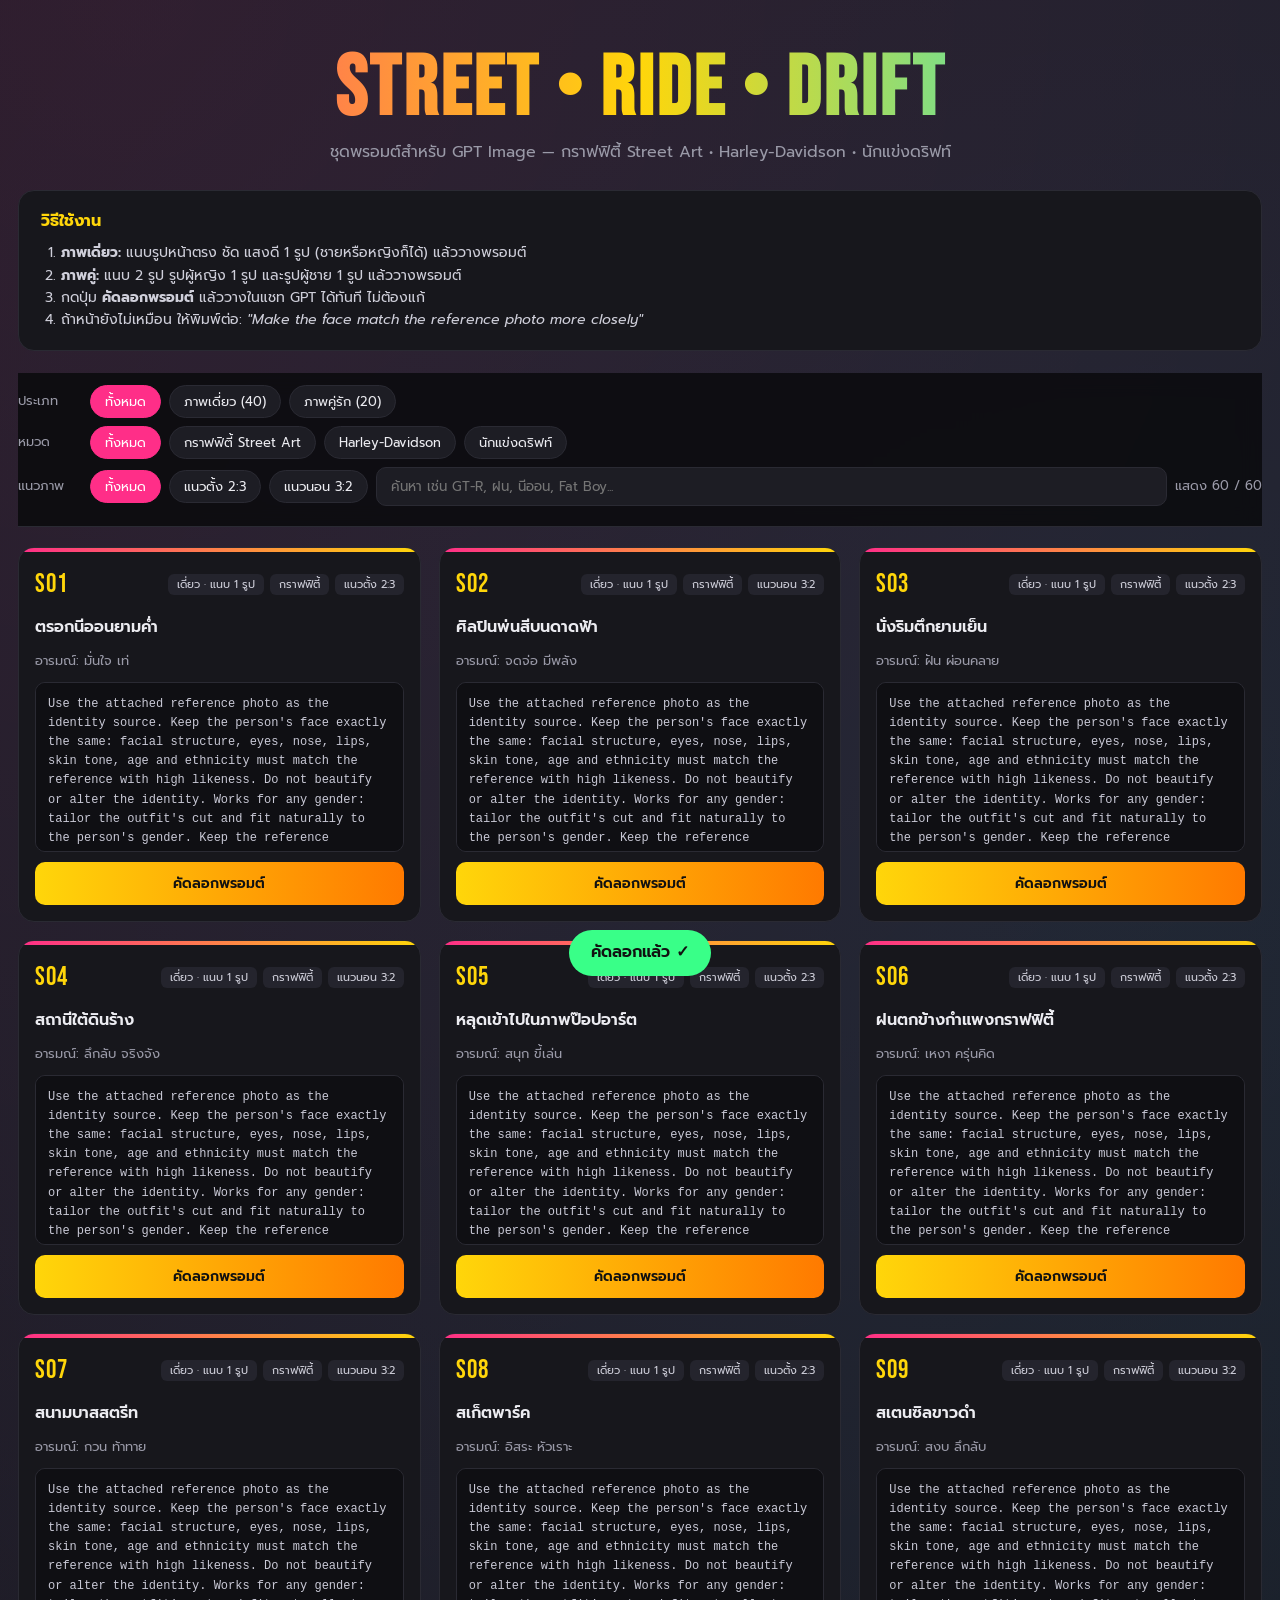
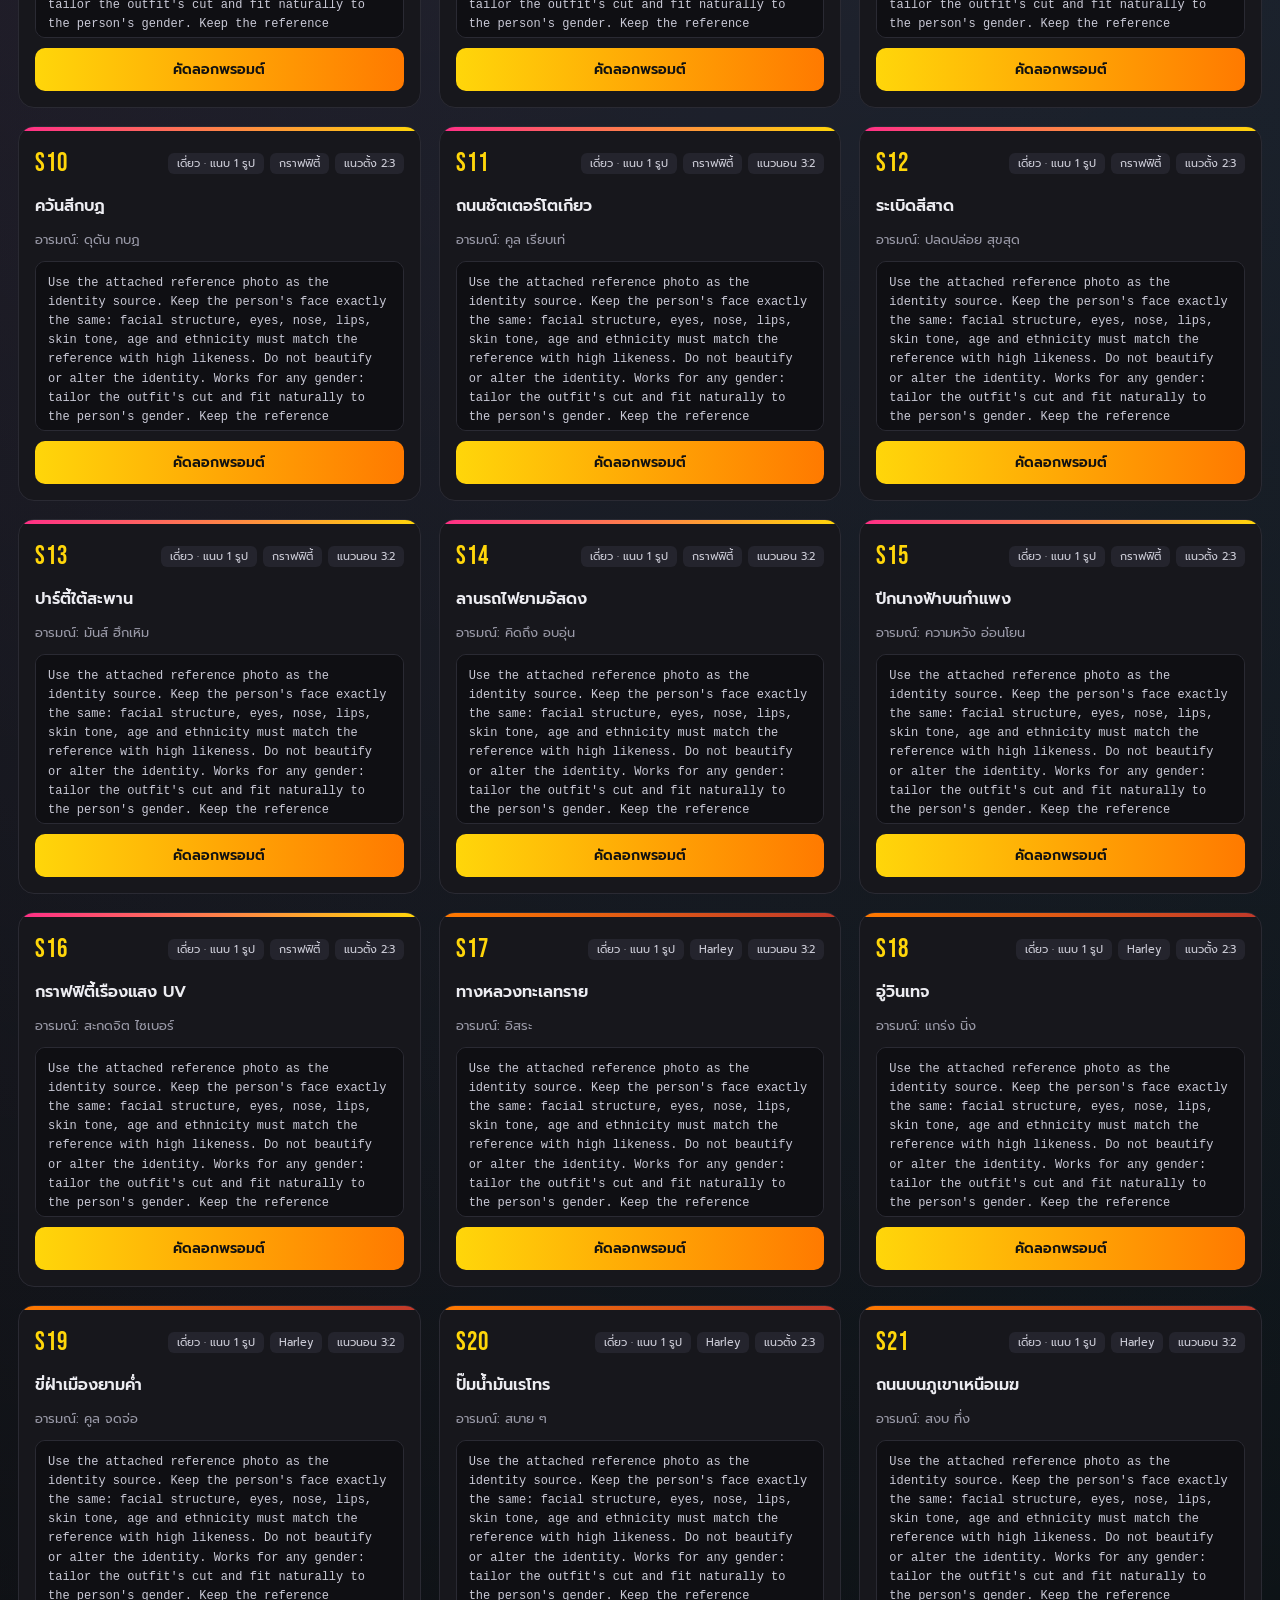
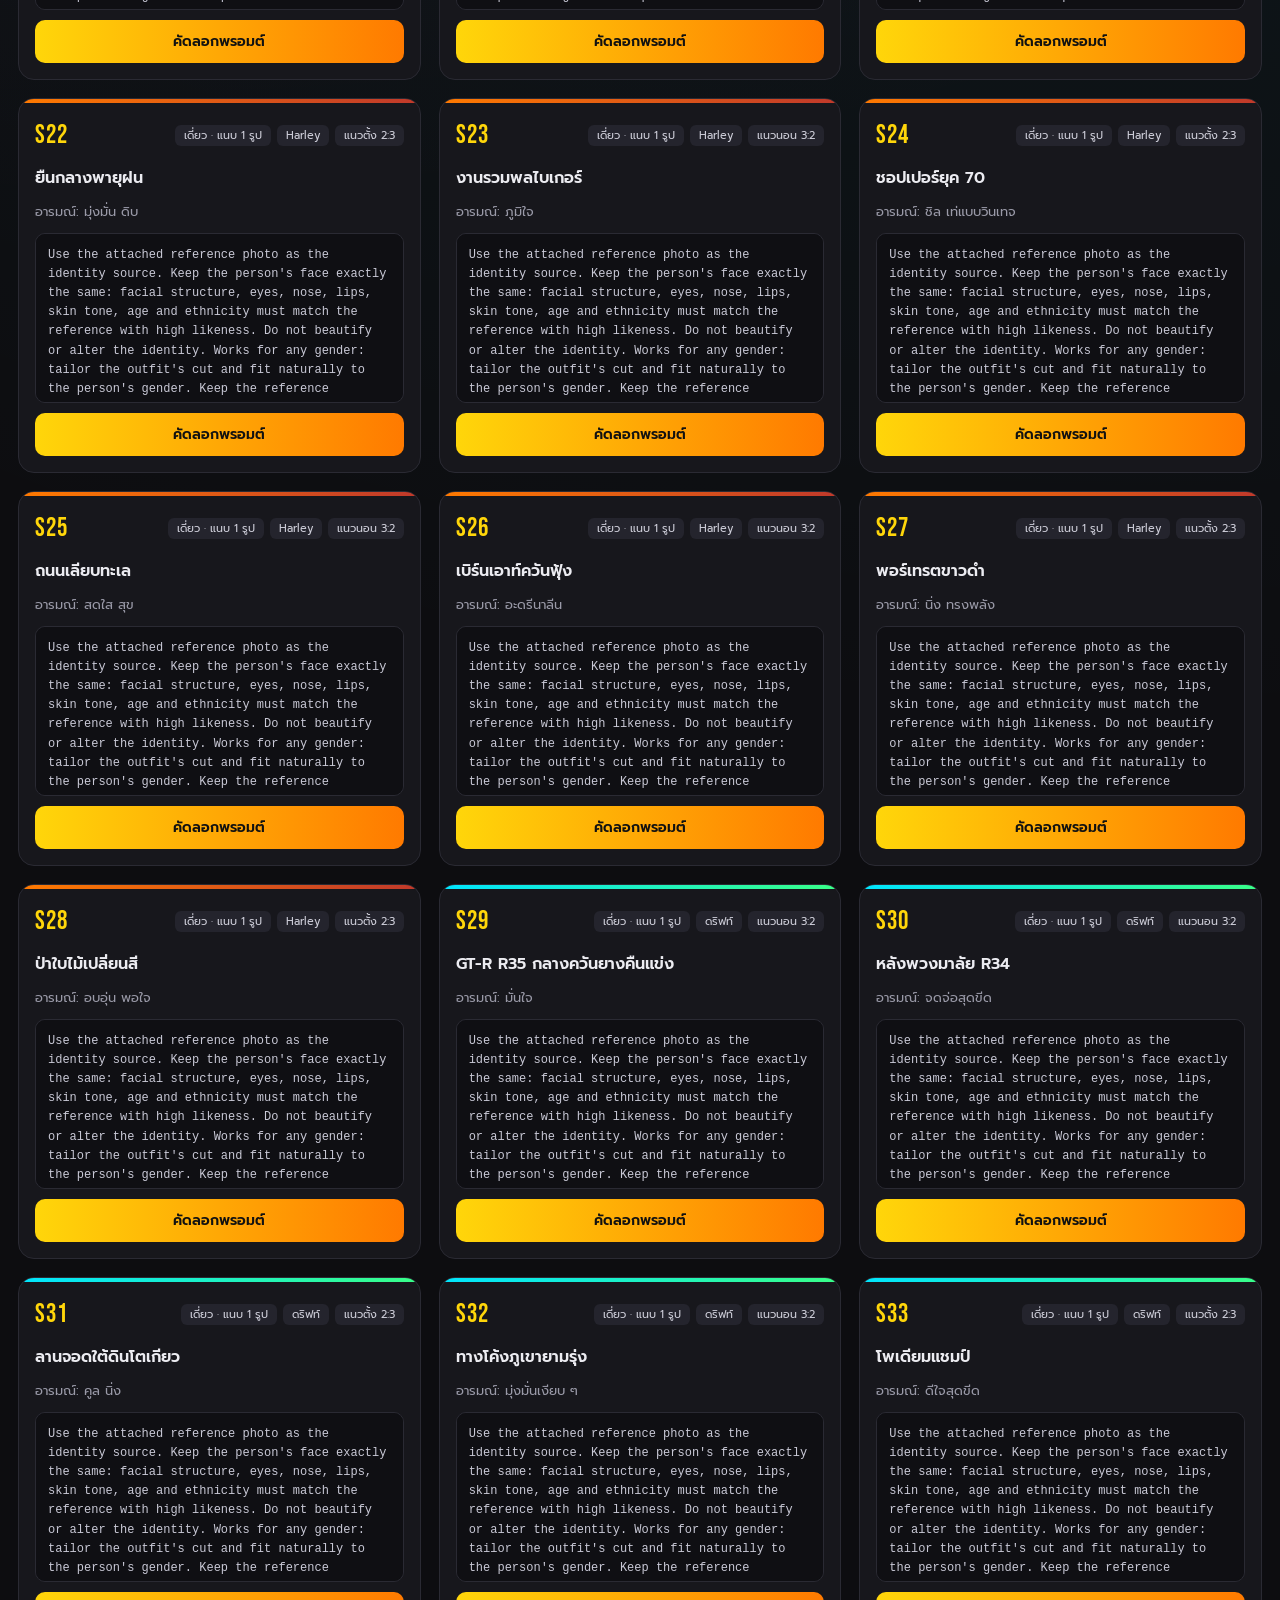
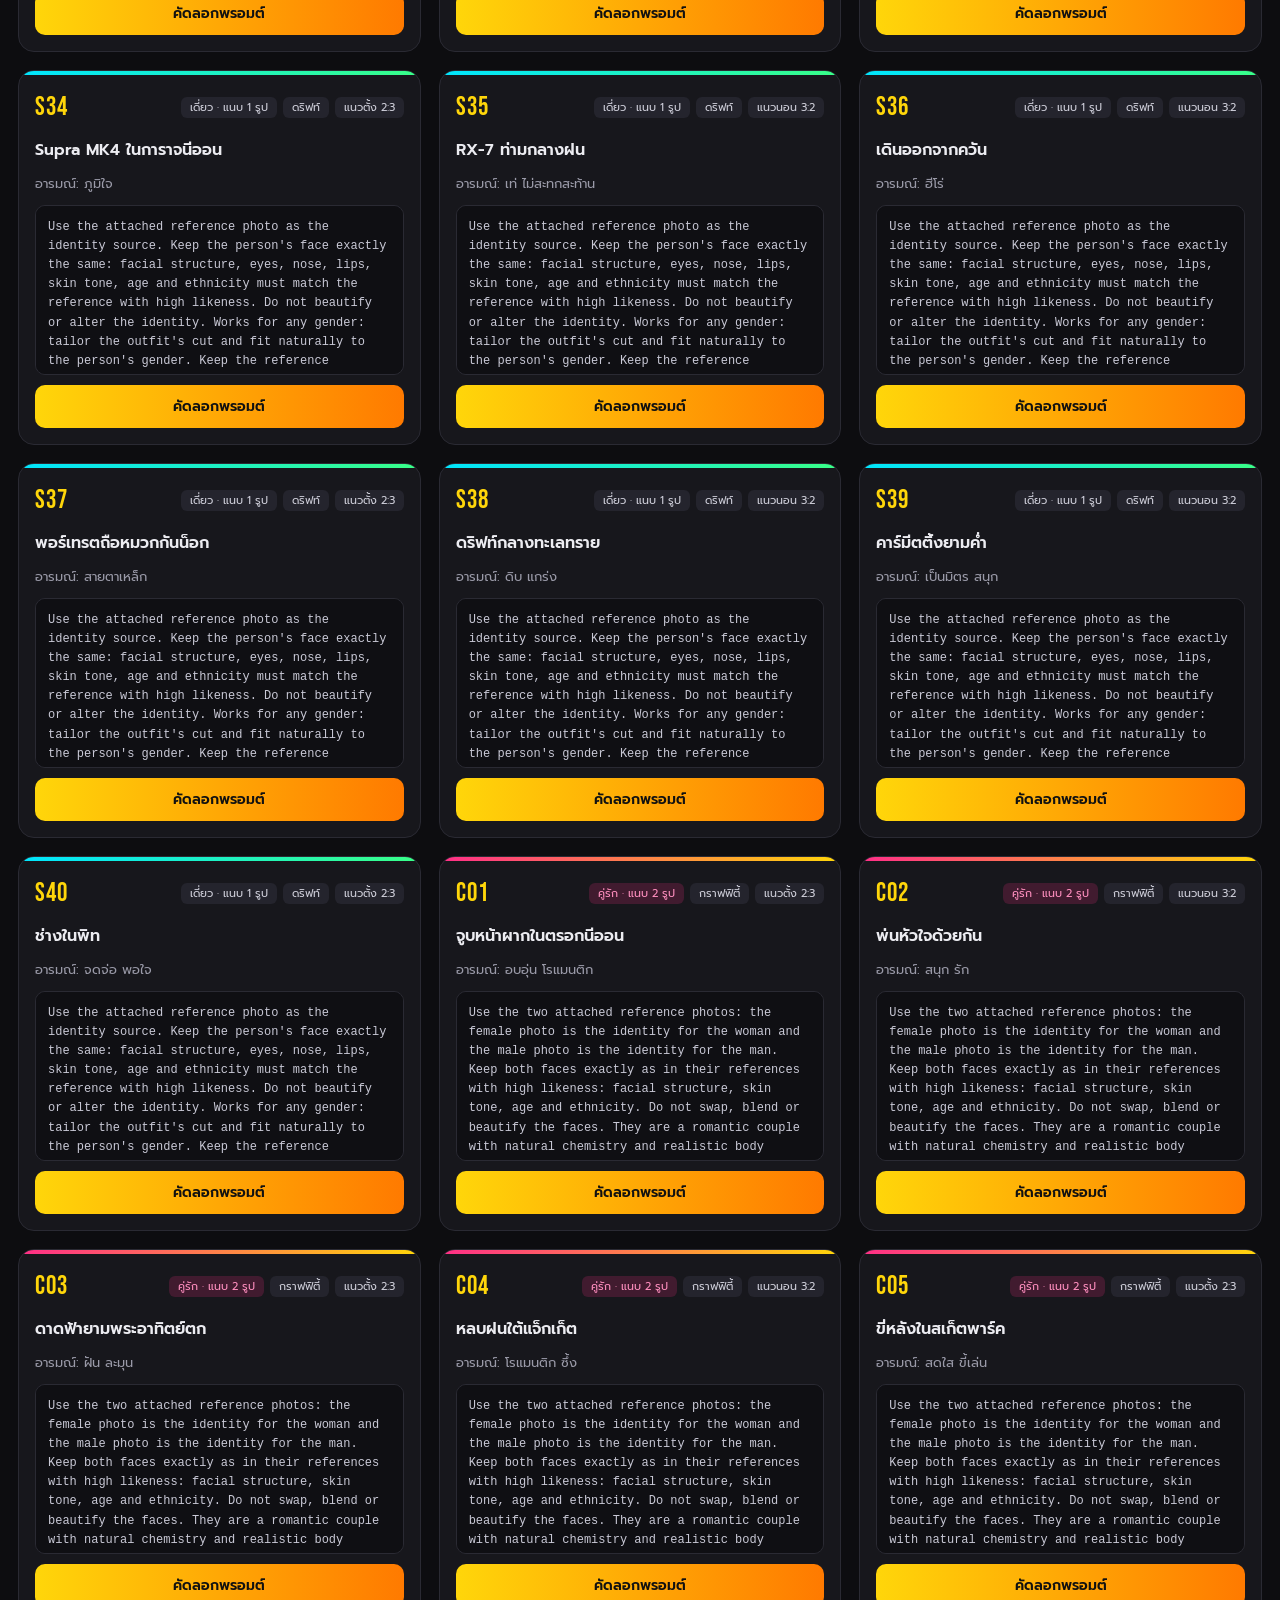
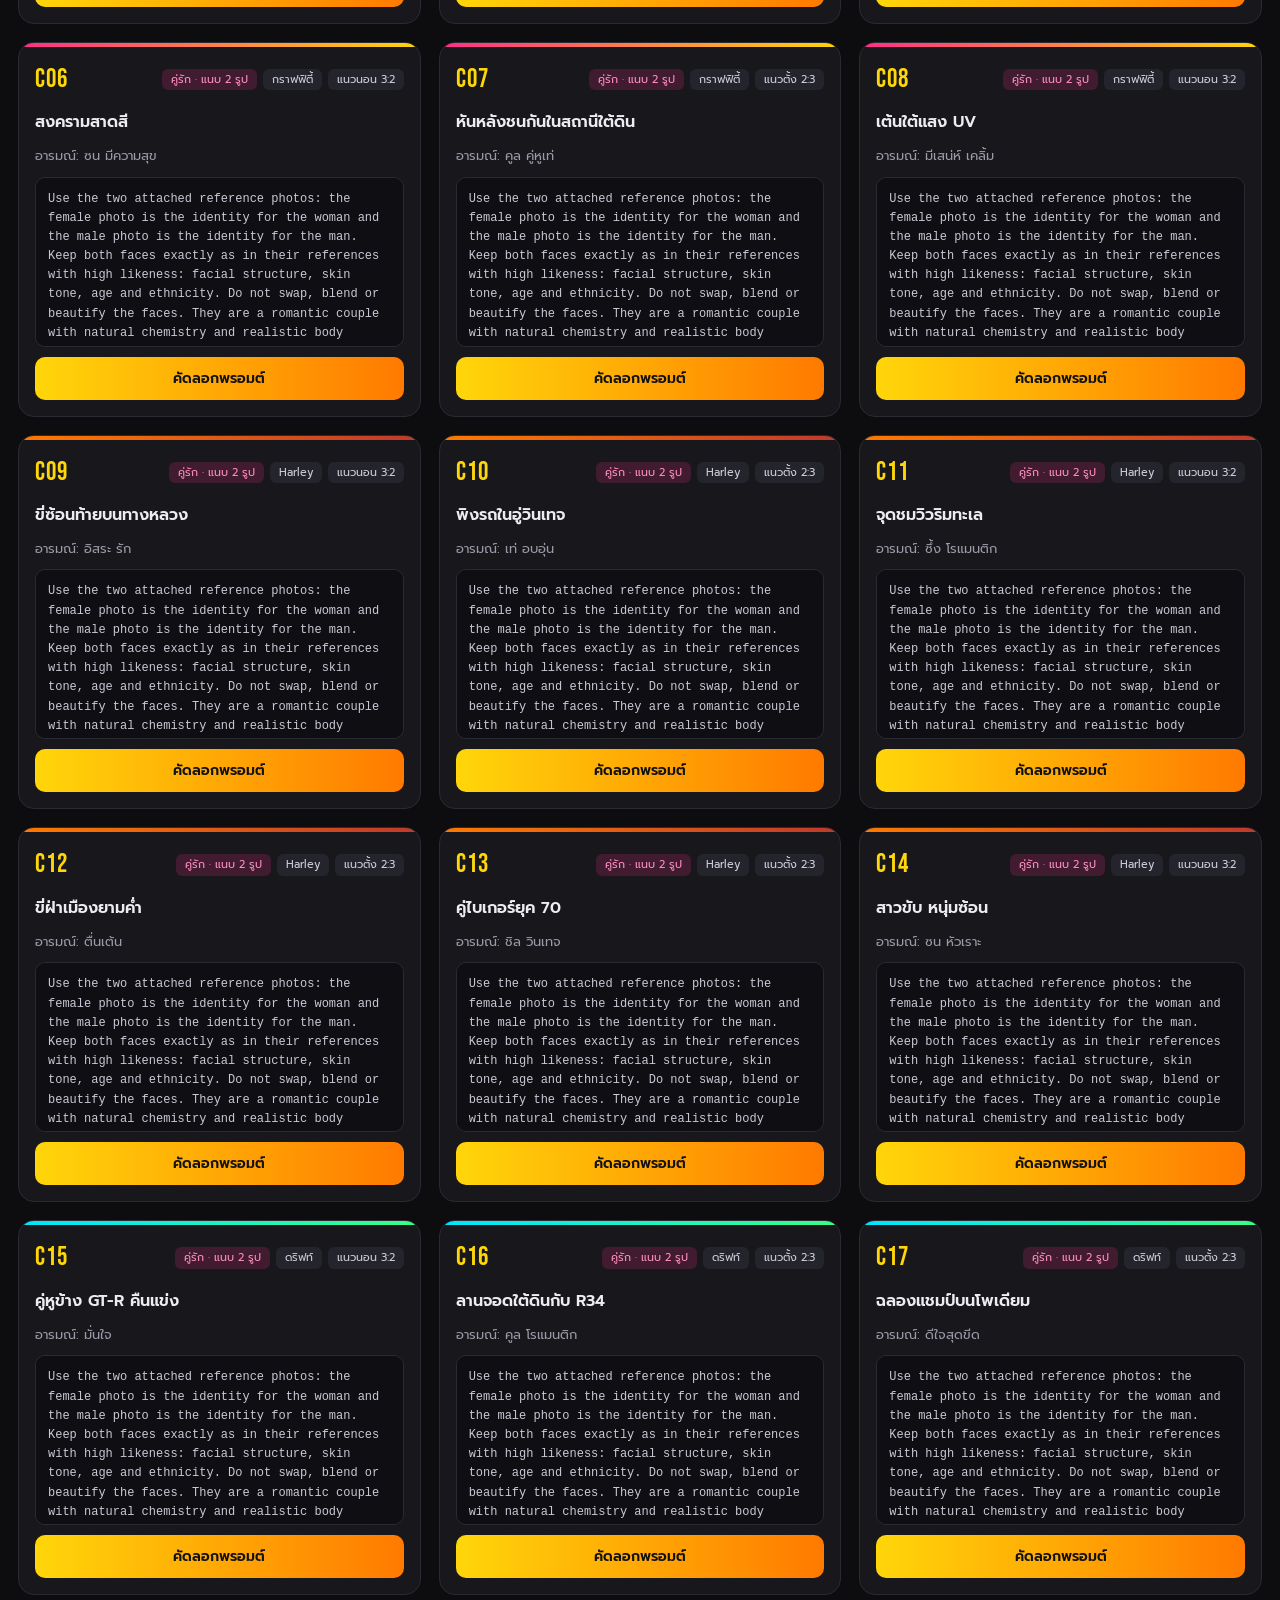
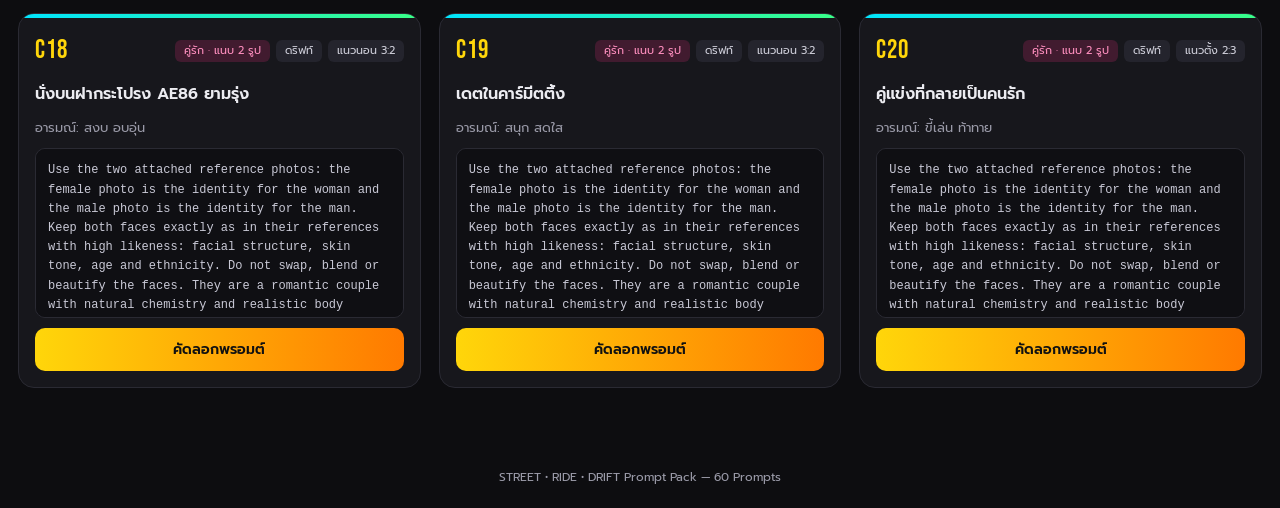
<file: extracted_samples/ตัวอย่าง HTML/STREET-RIDE-DRIFT.html>
<!DOCTYPE html>
<html lang="th">
<head>
<meta charset="UTF-8">
<meta name="viewport" content="width=device-width, initial-scale=1.0">
<title>STREET • RIDE • DRIFT — Prompt Pack (GPT Image)</title>
<link href="https://fonts.googleapis.com/css2?family=Bebas+Neue&family=Prompt:wght@300;400;600&display=swap" rel="stylesheet">
<style>
:root{--bg:#0d0d10;--card:#17171c;--line:#2a2a33;--txt:#ececf1;--mut:#9a9aa8;--pink:#ff2e88;--cyan:#00e5ff;--yel:#ffd60a;--org:#ff7a00;--grn:#39ff88}
*{box-sizing:border-box;margin:0;padding:0}
body{font-family:'Prompt',sans-serif;background:var(--bg);color:var(--txt);line-height:1.6;
background-image:radial-gradient(circle at 10% 0%,rgba(255,46,136,.15),transparent 40%),radial-gradient(circle at 90% 10%,rgba(0,229,255,.12),transparent 40%)}
header{padding:48px 20px 24px;text-align:center}
h1{font-family:'Bebas Neue',sans-serif;font-size:clamp(42px,8vw,84px);letter-spacing:3px;line-height:1;
background:linear-gradient(90deg,var(--pink),var(--yel),var(--cyan));-webkit-background-clip:text;background-clip:text;color:transparent}
.sub{color:var(--mut);margin-top:8px}
.wrap{max-width:1280px;margin:0 auto;padding:0 18px 60px}
.guide{background:var(--card);border:1px solid var(--line);border-radius:16px;padding:18px 22px;margin-bottom:22px}
.guide h3{font-size:16px;margin-bottom:8px;color:var(--yel)}
.guide ol{padding-left:20px;color:#cfcfda;font-size:14px}
.bar{position:sticky;top:0;z-index:10;background:rgba(13,13,16,.92);backdrop-filter:blur(10px);padding:12px 0;border-bottom:1px solid var(--line);margin-bottom:20px}
.row{display:flex;flex-wrap:wrap;gap:8px;align-items:center;margin-bottom:8px}
.row span.l{font-size:13px;color:var(--mut);min-width:64px}
.chip{border:1px solid var(--line);background:#1d1d24;color:var(--txt);padding:6px 14px;border-radius:999px;cursor:pointer;font-family:inherit;font-size:13px;transition:.2s}
.chip:hover{border-color:var(--cyan)}
.chip.on{background:var(--pink);border-color:var(--pink);color:#fff}
#q{flex:1;min-width:200px;background:#1d1d24;border:1px solid var(--line);color:var(--txt);padding:8px 14px;border-radius:10px;font-family:inherit}
#count{font-size:13px;color:var(--mut)}
.grid{display:grid;grid-template-columns:repeat(auto-fill,minmax(340px,1fr));gap:18px}
.card{background:var(--card);border:1px solid var(--line);border-radius:16px;padding:16px;display:flex;flex-direction:column;gap:10px;position:relative;overflow:hidden}
.card::before{content:"";position:absolute;left:0;top:0;right:0;height:4px;background:var(--c)}
.card.g{--c:linear-gradient(90deg,var(--pink),var(--yel))}
.card.h{--c:linear-gradient(90deg,var(--org),#c0392b)}
.card.d{--c:linear-gradient(90deg,var(--cyan),var(--grn))}
.top{display:flex;justify-content:space-between;align-items:center}
.id{font-family:'Bebas Neue';font-size:26px;letter-spacing:1px;color:var(--yel)}
.tags{display:flex;gap:6px;flex-wrap:wrap}
.tag{font-size:11px;padding:2px 9px;border-radius:6px;background:#24242d;color:#cfcfda}
.tag.cp{background:rgba(255,46,136,.18);color:#ff8fbf}
.title{font-weight:600;font-size:16px}
.mood{font-size:13px;color:var(--mut)}
pre{white-space:pre-wrap;word-break:break-word;font-family:ui-monospace,Consolas,monospace;font-size:12px;color:#c9c9d6;background:#0f0f13;border:1px solid var(--line);border-radius:10px;padding:12px;max-height:170px;overflow:auto}
.btn{margin-top:auto;border:0;cursor:pointer;font-family:inherit;font-weight:600;font-size:14px;padding:11px;border-radius:10px;color:#111;background:linear-gradient(90deg,var(--yel),var(--org));transition:.2s}
.btn:hover{filter:brightness(1.1);transform:translateY(-1px)}
.btn.ok{background:var(--grn)}
#toast{position:fixed;bottom:24px;left:50%;transform:translateX(-50%) translateY(100px);background:var(--grn);color:#111;padding:10px 22px;border-radius:999px;font-weight:600;transition:.3s;z-index:99}
#toast.show{transform:translateX(-50%) translateY(0)}
footer{text-align:center;color:var(--mut);font-size:12px;padding:20px}
</style>
</head>
<body>
<header>
  <h1>STREET • RIDE • DRIFT</h1>
  <p class="sub">ชุดพรอมต์สำหรับ GPT Image — กราฟฟิตี้ Street Art • Harley-Davidson • นักแข่งดริฟท์</p>
</header>

<div class="wrap">
  <div class="guide">
    <h3>วิธีใช้งาน</h3>
    <ol>
      <li><b>ภาพเดี่ยว:</b> แนบรูปหน้าตรง ชัด แสงดี 1 รูป (ชายหรือหญิงก็ได้) แล้ววางพรอมต์</li>
      <li><b>ภาพคู่:</b> แนบ 2 รูป รูปผู้หญิง 1 รูป และรูปผู้ชาย 1 รูป แล้ววางพรอมต์</li>
      <li>กดปุ่ม <b>คัดลอกพรอมต์</b> แล้ววางในแชท GPT ได้ทันที ไม่ต้องแก้</li>
      <li>ถ้าหน้ายังไม่เหมือน ให้พิมพ์ต่อ: <i>"Make the face match the reference photo more closely"</i></li>
    </ol>
  </div>

  <div class="bar">
    <div class="row"><span class="l">ประเภท</span>
      <button class="chip on" data-f="type" data-v="all">ทั้งหมด</button>
      <button class="chip" data-f="type" data-v="s">ภาพเดี่ยว (40)</button>
      <button class="chip" data-f="type" data-v="c">ภาพคู่รัก (20)</button>
    </div>
    <div class="row"><span class="l">หมวด</span>
      <button class="chip on" data-f="cat" data-v="all">ทั้งหมด</button>
      <button class="chip" data-f="cat" data-v="g">กราฟฟิตี้ Street Art</button>
      <button class="chip" data-f="cat" data-v="h">Harley-Davidson</button>
      <button class="chip" data-f="cat" data-v="d">นักแข่งดริฟท์</button>
    </div>
    <div class="row"><span class="l">แนวภาพ</span>
      <button class="chip on" data-f="ratio" data-v="all">ทั้งหมด</button>
      <button class="chip" data-f="ratio" data-v="v">แนวตั้ง 2:3</button>
      <button class="chip" data-f="ratio" data-v="h">แนวนอน 3:2</button>
      <input id="q" placeholder="ค้นหา เช่น GT-R, ฝน, นีออน, Fat Boy...">
      <span id="count"></span>
    </div>
  </div>

  <div class="grid" id="grid"></div>
</div>
<div id="toast">คัดลอกแล้ว ✓</div>
<footer>STREET • RIDE • DRIFT Prompt Pack — 60 Prompts</footer>

<script>
// [id, cat(g/h/d), type(s/c), ratio(v/h), titleTH, moodTH, scene, outfit, expression]
const D=[
// ===== SINGLE — GRAFFITI (16) =====
["S01","g","s","v","ตรอกนีออนยามค่ำ","มั่นใจ เท่","Leaning against a massive wall covered in neon wildstyle graffiti letters in a narrow back alley at night, wet asphalt reflecting pink and cyan light.","Oversized black hoodie, cargo pants, chunky sneakers, silver chain necklace.","Cool confident half-smirk, chin slightly raised, direct eye contact."],
["S02","g","s","h","ศิลปินพ่นสีบนดาดฟ้า","จดจ่อ มีพลัง","Spray painting a giant colorful mural on a rooftop wall, can in hand, fine paint mist floating in warm golden-hour sunlight.","Paint-splattered denim overalls over a white tee, bandana around the neck, respirator mask hanging loosely.","Focused, intense concentration, eyes on the artwork."],
["S03","g","s","v","นั่งริมตึกยามเย็น","ฝัน ผ่อนคลาย","Sitting on a graffiti-covered rooftop ledge with the city skyline glowing in a pink-orange sunset behind.","Vintage varsity jacket, ripped jeans, high-top sneakers.","Relaxed, dreamy gaze into the distance, soft hint of a smile."],
["S04","g","s","h","สถานีใต้ดินร้าง","ลึกลับ จริงจัง","Standing in an abandoned subway station covered floor to ceiling in layered graffiti and tags, flickering fluorescent lights, light haze.","Black techwear jacket with straps and buckles, tactical pants, combat boots.","Serious and mysterious, sharp piercing eyes straight to camera."],
["S05","g","s","v","หลุดเข้าไปในภาพป๊อปอาร์ต","สนุก ขี้เล่น","Half-blended into a pop-art graffiti mural: comic halftone dots, bold outlines and paint drips flowing from the shoulders into the wall.","Bright yellow puffer jacket, colorful graphic tee.","Playful wide grin, energetic, one eyebrow raised."],
["S06","g","s","v","ฝนตกข้างกำแพงกราฟฟิตี้","เหงา ครุ่นคิด","Standing in the rain beside a graffiti wall at night, glowing neon sign light, rain streaks and wet hair.","Long black trench coat over a dark hoodie.","Melancholic and thoughtful, eyes slightly lowered."],
["S07","g","s","h","สนามบาสสตรีท","กวน ท้าทาย","Outdoor basketball court surrounded by giant graffiti murals, holding a basketball on the shoulder, chain-link fence.","Oversized basketball jersey, mesh shorts, headband, retro sneakers.","Cocky competitive grin, confident stance."],
["S08","g","s","v","สเก็ตพาร์ค","อิสระ หัวเราะ","Inside a graffiti-covered skate park bowl, holding a skateboard, bright afternoon sun.","Open flannel shirt over a graphic tee, beanie, baggy pants.","Carefree genuine laughter."],
["S09","g","s","h","สเตนซิลขาวดำ","สงบ ลึกลับ","Standing beside a black-and-white stencil artwork of their own silhouette on a gray concrete wall, Banksy-like style, with a single red accent (a red balloon).","Black turtleneck and beige long coat.","Calm, enigmatic, subtle smile."],
["S10","g","s","v","ควันสีกบฏ","ดุดัน กบฏ","Close-up portrait in front of chrome-and-fire wildstyle letters, pink and orange colored smoke swirling around.","Leather jacket with hand-painted patches.","Fierce rebellious stare, jaw set."],
["S11","g","s","h","ถนนชัตเตอร์โตเกียว","คูล เรียบเท่","Night street lined with graffiti-painted metal shop shutters and Japanese neon signs.","Streetwear kimono-style jacket, wide-leg pants, minimalist sneakers.","Cool, subtle smile, relaxed posture."],
["S12","g","s","v","ระเบิดสีสาด","ปลดปล่อย สุขสุด","Colorful paint bombs exploding around in mid-air, vivid splashes and powder against a graffiti wall.","White oversized tee and white pants covered in paint splatter.","Euphoric joyful laughter, eyes closed, head tilted back."],
["S13","g","s","h","ปาร์ตี้ใต้สะพาน","มันส์ ฮึกเหิม","Under a graffiti-covered highway bridge at night, vintage boombox, blurred street party crowd and string lights.","Retro 90s hip-hop tracksuit, bucket hat, gold chains.","Hyped, mouth open shouting with the music, hand raised."],
["S14","g","s","h","ลานรถไฟยามอัสดง","คิดถึง อบอุ่น","Walking along an old freight train yard with graffiti-painted train carriages in warm sunset light.","Denim jacket, white tee, worn boots, canvas backpack.","Serene nostalgic soft smile."],
["S15","g","s","v","ปีกนางฟ้าบนกำแพง","ความหวัง อ่อนโยน","Standing in front of huge angel wings painted on a wall, positioned so the wings appear on their back.","All-white minimalist streetwear outfit.","Gentle hopeful look, soft eyes."],
["S16","g","s","v","กราฟฟิตี้เรืองแสง UV","สะกดจิต ไซเบอร์","Dark room lit by UV blacklight, fluorescent graffiti glowing on the walls, glowing paint streaks on the cheek.","Reflective silver jacket, black inner layer.","Intense, hypnotic gaze."],
// ===== SINGLE — HARLEY (12) =====
["S17","h","s","h","ทางหลวงทะเลทราย","อิสระ","Riding a Harley-Davidson Fat Boy on an empty desert highway at golden hour, motion blur on the road.","Brown leather jacket, aviator sunglasses, jeans, riding boots.","Free-spirited content smile, wind in the hair."],
["S18","h","s","v","อู่วินเทจ","แกร่ง นิ่ง","Sitting on a black Harley-Davidson Street Bob inside a vintage garage, tools on the wall, neon OPEN sign glow.","Black leather vest over a white tank top, dark jeans, boots.","Tough, steady confident gaze."],
["S19","h","s","h","ขี่ฝ่าเมืองยามค่ำ","คูล จดจ่อ","Riding a Harley-Davidson Breakout through a neon-lit city street at night, wet road reflections, light trails.","Black leather biker jacket, riding gloves, half helmet.","Focused and cool, eyes on the road."],
["S20","h","s","v","ปั๊มน้ำมันเรโทร","สบาย ๆ","Leaning against a Harley-Davidson Road King at a retro gas station at dusk, vintage pumps glowing.","Denim jacket with patches, bandana, boots.","Relaxed easygoing half-smile."],
["S21","h","s","h","ถนนบนภูเขาเหนือเมฆ","สงบ ทึ่ง","Riding a Harley-Davidson Road Glide on a winding mountain road above a sea of clouds at sunrise.","Touring jacket, gloves, open-face helmet.","Peaceful, awe-filled expression."],
["S22","h","s","v","ยืนกลางพายุฝน","มุ่งมั่น ดิบ","Standing beside a Harley-Davidson Iron 883 in pouring rain at night, headlight beam cutting through the rain.","Soaked leather jacket, black jeans.","Determined gritty stare."],
["S23","h","s","h","งานรวมพลไบเกอร์","ภูมิใจ","At a big biker rally with rows of Harley-Davidson motorcycles, blurred crowd in the background, sunny day.","Leather vest with patches, black tee, sunglasses pushed up.","Proud wide grin."],
["S24","h","s","v","ชอปเปอร์ยุค 70","ชิล เท่แบบวินเทจ","1970s film photo look with grain and warm tones, sitting on a Harley chopper with tall ape-hanger handlebars.","Suede fringe jacket, flared jeans, retro tinted sunglasses.","Laid-back cool expression."],
["S25","h","s","h","ถนนเลียบทะเล","สดใส สุข","Pacific coast highway at sunset, ocean in the background, riding a Harley-Davidson Low Rider ST.","Light linen shirt under an open leather jacket.","Joyful laughter."],
["S26","h","s","h","เบิร์นเอาท์ควันฟุ้ง","อะดรีนาลีน","Harley-Davidson doing a burnout, thick tire smoke clouds, dramatic backlight.","Black tee, leather gloves, black jeans.","Wild excitement, adrenaline rush."],
["S27","h","s","v","พอร์เทรตขาวดำ","นิ่ง ทรงพลัง","High-contrast black-and-white cinematic portrait sitting on a Harley-Davidson, dramatic side light.","Classic double rider leather jacket.","Stoic intense look."],
["S28","h","s","v","ป่าใบไม้เปลี่ยนสี","อบอุ่น พอใจ","Autumn forest road with orange and red leaves, standing next to a Harley-Davidson Sportster.","Waxed cotton jacket, knit scarf, leather boots.","Calm, content warm smile."],
// ===== SINGLE — DRIFT (12) =====
["S29","d","s","h","GT-R R35 กลางควันยางคืนแข่ง","มั่นใจ","Standing in front of a matte black Nissan GT-R R35 on a race track at night, thick tire smoke and stadium lights behind.","Black and red racing suit with the top unzipped and tied at the waist, racing gloves.","Confident smirk."],
["S30","d","s","h","หลังพวงมาลัย R34","จดจ่อสุดขีด","In the driver seat of a drifting Nissan Skyline R34 GT-R, hands gripping the steering wheel, tire smoke visible through the windows.","Racing suit, open-face helmet with visor up.","Intense focus, gritted teeth."],
["S31","d","s","v","ลานจอดใต้ดินโตเกียว","คูล นิ่ง","Underground parking garage full of JDM cars, leaning on a Bayside Blue Nissan Skyline R34 GT-R, fluorescent lights.","Bomber jacket, backwards cap, cargo pants.","Calm cool expression."],
["S32","d","s","h","ทางโค้งภูเขายามรุ่ง","มุ่งมั่นเงียบ ๆ","Sitting on the hood of a white-and-black Toyota AE86 at a mountain pass at dawn, misty winding road below.","Hoodie and track pants.","Thoughtful, quiet determination."],
["S33","d","s","v","โพเดียมแชมป์","ดีใจสุดขีด","On the winners podium holding a trophy with champagne spraying, a GT-R in the background.","Racing suit covered in sponsor patches.","Ecstatic victory shout."],
["S34","d","s","v","Supra MK4 ในการาจนีออน","ภูมิใจ","Orange Toyota Supra MK4 inside a neon-lit garage, hood open.","Mechanic jumpsuit with sleeves tied at the waist, black tank top.","Proud satisfied look."],
["S35","d","s","h","RX-7 ท่ามกลางฝน","เท่ ไม่สะทกสะท้าน","Red Mazda RX-7 FD drifting in heavy rain with water spray behind while the person stands nearby holding a black umbrella.","Racing jacket, dark pants.","Cool, unbothered expression."],
["S36","d","s","h","เดินออกจากควัน","ฮีโร่","Walking out of thick tire smoke at a daytime drift event, holding a helmet, a liveried Nissan Silvia S15 behind.","Full racing suit.","Confident slow-motion hero walk expression."],
["S37","d","s","v","พอร์เทรตถือหมวกกันน็อก","สายตาเหล็ก","Close-up portrait holding a racing helmet under the arm, track lights and smoke behind.","Racing suit with patches.","Steely determined gaze."],
["S38","d","s","h","ดริฟท์กลางทะเลทราย","ดิบ แกร่ง","Leaning on a Ford Mustang RTR in the desert, dust storm swirling, warm harsh sunlight.","Utility jacket, sunglasses.","Rugged tough expression."],
["S39","d","s","h","คาร์มีตติ้งยามค่ำ","เป็นมิตร สนุก","Night JDM car meet with rows of GT-R, Supra and RX-7, colorful neon underglow.","Streetwear jacket and cap.","Friendly relaxed smile."],
["S40","d","s","v","ช่างในพิท","จดจ่อ พอใจ","In the pit garage working on a GT-R engine, grease on the hands, tools around.","Racing team shirt and work pants.","Focused, satisfied expression."],
// ===== COUPLE — GRAFFITI (8) =====
["C01","g","c","v","จูบหน้าผากในตรอกนีออน","อบอุ่น โรแมนติก","In a neon graffiti alley at night, the man gently kisses the woman's forehead.","Woman: oversized leather jacket and mini skirt. Man: black hoodie and cargo pants.","Woman: eyes closed, peaceful smile. Man: tender, loving."],
["C02","g","c","h","พ่นหัวใจด้วยกัน","สนุก รัก","Spray painting a big heart on a graffiti wall together, colorful paint mist in the air.","Matching paint-splattered denim outfits.","Both laughing joyfully."],
["C03","g","c","v","ดาดฟ้ายามพระอาทิตย์ตก","ฝัน ละมุน","Sitting together on a graffiti rooftop ledge at sunset, the woman's head resting on the man's shoulder.","Casual streetwear: varsity jacket and jeans.","Dreamy, content smiles."],
["C04","g","c","h","หลบฝนใต้แจ็กเก็ต","โรแมนติก ซึ้ง","Running in the rain past graffiti walls, sharing one jacket held over their heads, neon reflections.","Woman: denim jacket. Man: hoodie.","Laughing, playful romance."],
["C05","g","c","v","ขี่หลังในสเก็ตพาร์ค","สดใส ขี้เล่น","Piggyback ride inside a graffiti skate park.","Skater outfits: flannel shirts, beanies.","Huge carefree laughter."],
["C06","g","c","h","สงครามสาดสี","ซน มีความสุข","Playful paint fight in front of a graffiti wall, colorful splashes flying.","White tees and pants covered in paint.","Joyful, mischievous grins."],
["C07","g","c","v","หันหลังชนกันในสถานีใต้ดิน","คูล คู่หูเท่","Standing back to back in a graffiti subway station.","Matching black techwear outfits.","Cool confident expressions."],
["C08","g","c","h","เต้นใต้แสง UV","มีเสน่ห์ เคลิ้ม","Dancing together in a UV blacklight room with glowing graffiti.","Woman: reflective outfit. Man: dark jacket.","Captivated by each other, smiling."],
// ===== COUPLE — HARLEY (6) =====
["C09","h","c","h","ขี่ซ้อนท้ายบนทางหลวง","อิสระ รัก","Riding a Harley-Davidson Fat Boy together on a desert highway, the woman sitting behind hugging the man.","Matching leather jackets, sunglasses.","Free and happy."],
["C10","h","c","v","พิงรถในอู่วินเทจ","เท่ อบอุ่น","Leaning on a Harley-Davidson in a vintage garage, the man's arm around the woman.","Woman: biker jacket. Man: leather vest.","Warm confident smiles."],
["C11","h","c","h","จุดชมวิวริมทะเล","ซึ้ง โรแมนติก","Stopped at a coastal viewpoint at sunset beside a Harley-Davidson, embracing.","Light jackets and jeans.","Romantic, tender gaze."],
["C12","h","c","v","ขี่ฝ่าเมืองยามค่ำ","ตื่นเต้น","Riding through a neon city at night together on a Harley-Davidson.","Black leather biker outfits, half helmets.","Excited, thrilled."],
["C13","h","c","v","คู่ไบเกอร์ยุค 70","ชิล วินเทจ","1970s film photo look, posing on a Harley chopper.","Woman: fringe jacket. Man: denim vest.","Laid-back, in love."],
["C14","h","c","h","สาวขับ หนุ่มซ้อน","ซน หัวเราะ","The woman rides a Harley-Davidson with the man sitting behind her, scenic road.","Riding jackets, open-face helmets.","Woman: proud grin. Man: laughing."],
// ===== COUPLE — DRIFT (6) =====
["C15","d","c","h","คู่หูข้าง GT-R คืนแข่ง","มั่นใจ","Standing in front of a matte black Nissan GT-R R35 at a night track, tire smoke all around.","Matching black and red racing suits.","Confident smirks."],
["C16","d","c","v","ลานจอดใต้ดินกับ R34","คูล โรแมนติก","Underground garage, leaning on a blue Nissan Skyline R34 GT-R together.","Streetwear bomber jackets.","Cool but affectionate."],
["C17","d","c","v","ฉลองแชมป์บนโพเดียม","ดีใจสุดขีด","On the podium celebrating, champagne spraying, the man lifting the woman.","Racing suits with sponsor patches.","Ecstatic joy."],
["C18","d","c","h","นั่งบนฝากระโปรง AE86 ยามรุ่ง","สงบ อบอุ่น","Sitting on the hood of a Toyota AE86 at a misty mountain pass at sunrise.","Hoodies and track pants.","Peaceful, content smiles."],
["C19","d","c","h","เดตในคาร์มีตติ้ง","สนุก สดใส","Night JDM car meet with neon underglow, standing among the cars.","Casual streetwear.","Happy, chatting and smiling."],
["C20","d","c","v","คู่แข่งที่กลายเป็นคนรัก","ขี้เล่น ท้าทาย","Facing each other playfully beside two drift cars, holding helmets, track background.","Racing suits in contrasting colors.","Playful competitive smirks."]
];

const STYLE={
g:"Urban street art photography with vivid graffiti, spray paint textures and drips, bold saturated colors, cinematic lighting, editorial streetwear magazine look.",
h:"Cinematic motorcycle lifestyle photography, authentic Harley-Davidson details, chrome reflections, filmic color grading, shallow depth of field.",
d:"High-octane motorsport photography, JDM car culture, dramatic tire smoke, motion blur, cinematic lighting, sharp detailed cars."
};
const RATIO={v:"Vertical portrait orientation, 2:3 aspect ratio (1024x1536).",h:"Horizontal landscape orientation, 3:2 aspect ratio (1536x1024)."};
const CATN={g:"กราฟฟิตี้",h:"Harley",d:"ดริฟท์"};

function build(it){
  const [id,cat,type,ratio,,,scene,outfit,expr]=it;
  const idS = type==="s"
    ? "Use the attached reference photo as the identity source. Keep the person's face exactly the same: facial structure, eyes, nose, lips, skin tone, age and ethnicity must match the reference with high likeness. Do not beautify or alter the identity. Works for any gender: tailor the outfit's cut and fit naturally to the person's gender. Keep the reference hairstyle unless the scene requires otherwise."
    : "Use the two attached reference photos: the female photo is the identity for the woman and the male photo is the identity for the man. Keep both faces exactly as in their references with high likeness: facial structure, skin tone, age and ethnicity. Do not swap, blend or beautify the faces. They are a romantic couple with natural chemistry and realistic body interaction.";
  const tail = type==="s"
    ? "One main subject only. Photorealistic, ultra-detailed, natural skin texture, realistic hands, no text, no watermark."
    : "Exactly two main subjects. Photorealistic, ultra-detailed, natural skin texture, realistic hands, no text, no watermark.";
  return `${idS}\n\nScene: ${scene}\nOutfit: ${outfit}\nExpression: ${expr}\nStyle: ${STYLE[cat]}\nFormat: ${RATIO[ratio]}\n${tail}`;
}

const F={type:"all",cat:"all",ratio:"all",q:""};
const grid=document.getElementById("grid");

function render(){
  const q=F.q.toLowerCase();
  const list=D.filter(it=>(F.type==="all"||it[2]===F.type)&&(F.cat==="all"||it[1]===F.cat)&&(F.ratio==="all"||it[3]===F.ratio)&&(!q||it.join(" ").toLowerCase().includes(q)));
  document.getElementById("count").textContent=`แสดง ${list.length} / ${D.length}`;
  grid.innerHTML=list.map(it=>{
    const p=build(it);
    return `<div class="card ${it[1]}">
      <div class="top"><span class="id">${it[0]}</span>
        <div class="tags"><span class="tag ${it[2]==="c"?"cp":""}">${it[2]==="s"?"เดี่ยว · แนบ 1 รูป":"คู่รัก · แนบ 2 รูป"}</span>
        <span class="tag">${CATN[it[1]]}</span><span class="tag">${it[3]==="v"?"แนวตั้ง 2:3":"แนวนอน 3:2"}</span></div></div>
      <div class="title">${it[4]}</div>
      <div class="mood">อารมณ์: ${it[5]}</div>
      <pre>${p.replace(/</g,"&lt;")}</pre>
      <button class="btn" data-id="${it[0]}">คัดลอกพรอมต์</button>
    </div>`;}).join("");
}

async function copyText(t){
  try{await navigator.clipboard.writeText(t);}
  catch(e){const a=document.createElement("textarea");a.value=t;document.body.appendChild(a);a.select();document.execCommand("copy");a.remove();}
}

grid.addEventListener("click",async e=>{
  const b=e.target.closest(".btn"); if(!b) return;
  const it=D.find(x=>x[0]===b.dataset.id);
  await copyText(build(it));
  b.textContent="คัดลอกแล้ว ✓"; b.classList.add("ok");
  const t=document.getElementById("toast"); t.classList.add("show");
  setTimeout(()=>{b.textContent="คัดลอกพรอมต์";b.classList.remove("ok");t.classList.remove("show");},1600);
});

document.querySelectorAll(".chip").forEach(c=>c.addEventListener("click",()=>{
  document.querySelectorAll(`.chip[data-f="${c.dataset.f}"]`).forEach(x=>x.classList.remove("on"));
  c.classList.add("on"); F[c.dataset.f]=c.dataset.v; render();
}));
document.getElementById("q").addEventListener("input",e=>{F.q=e.target.value;render();});
render();
</script>
</body>
</html>
</file>
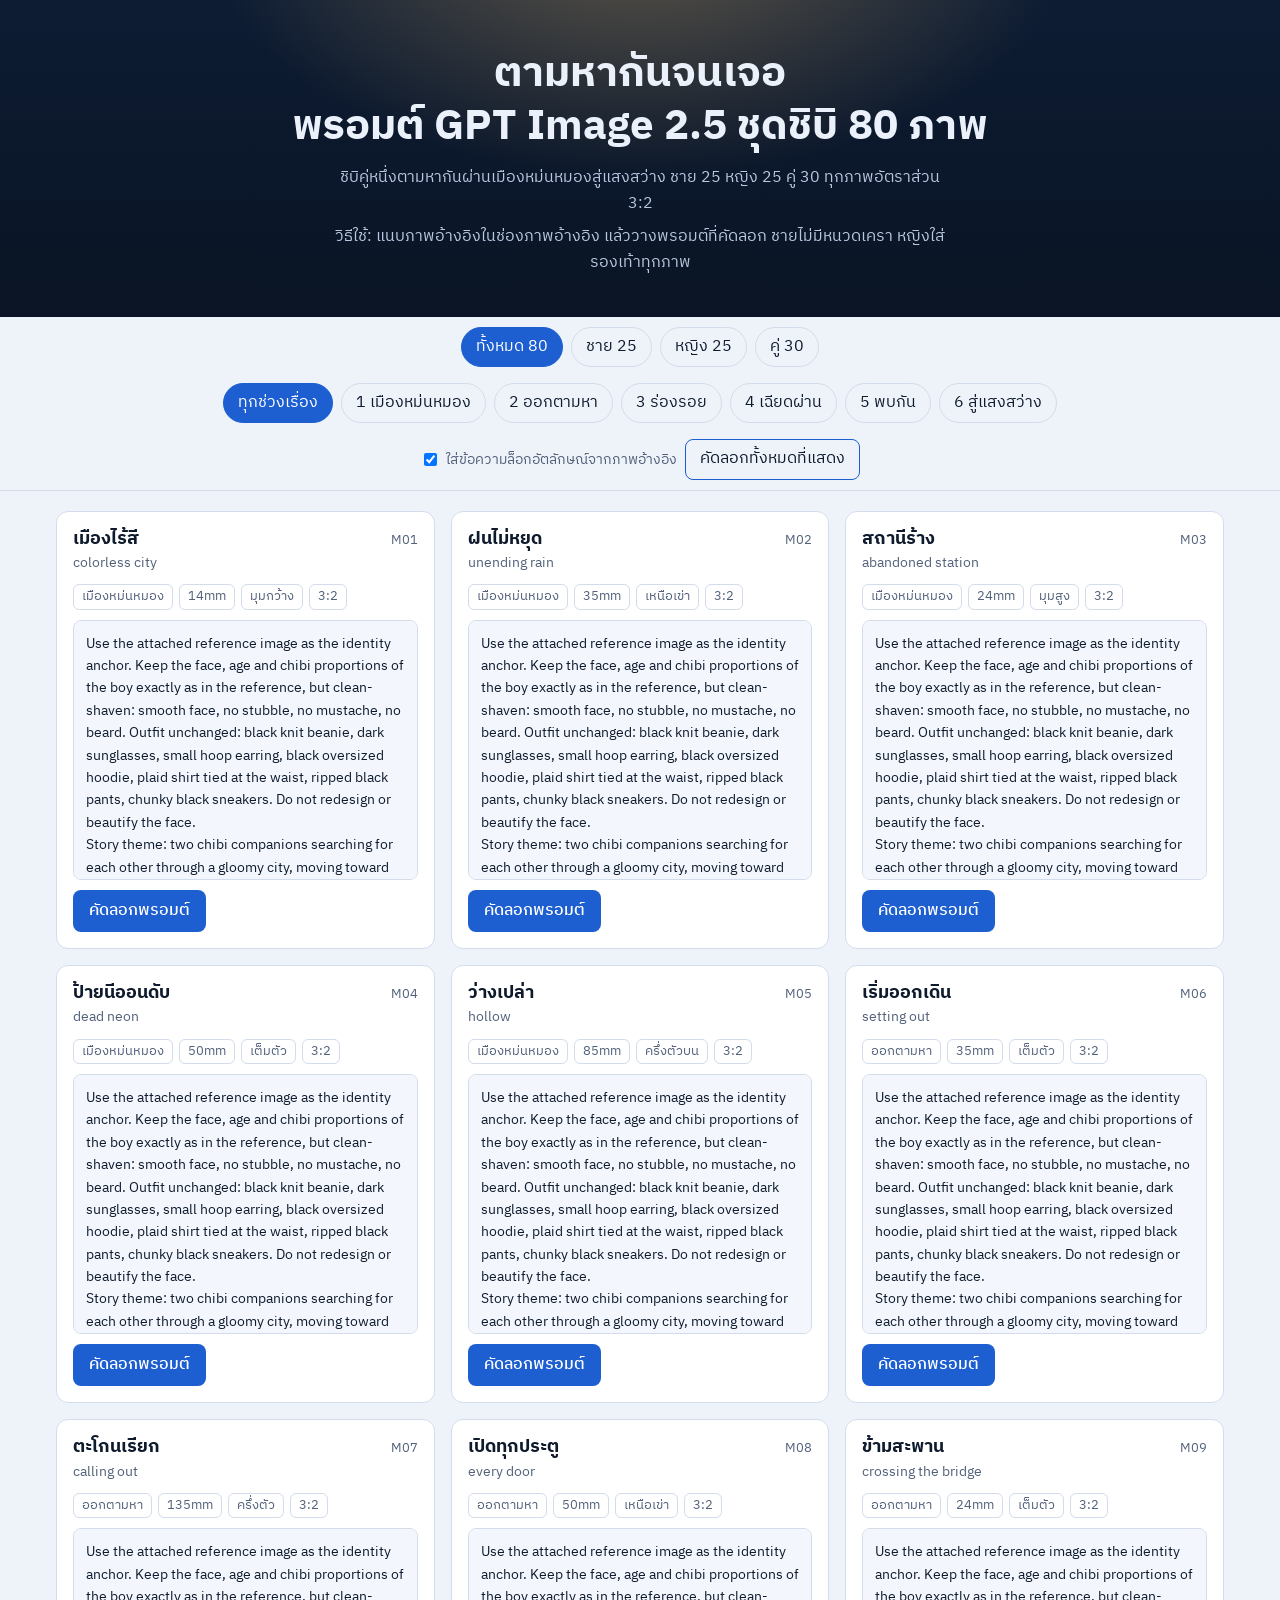
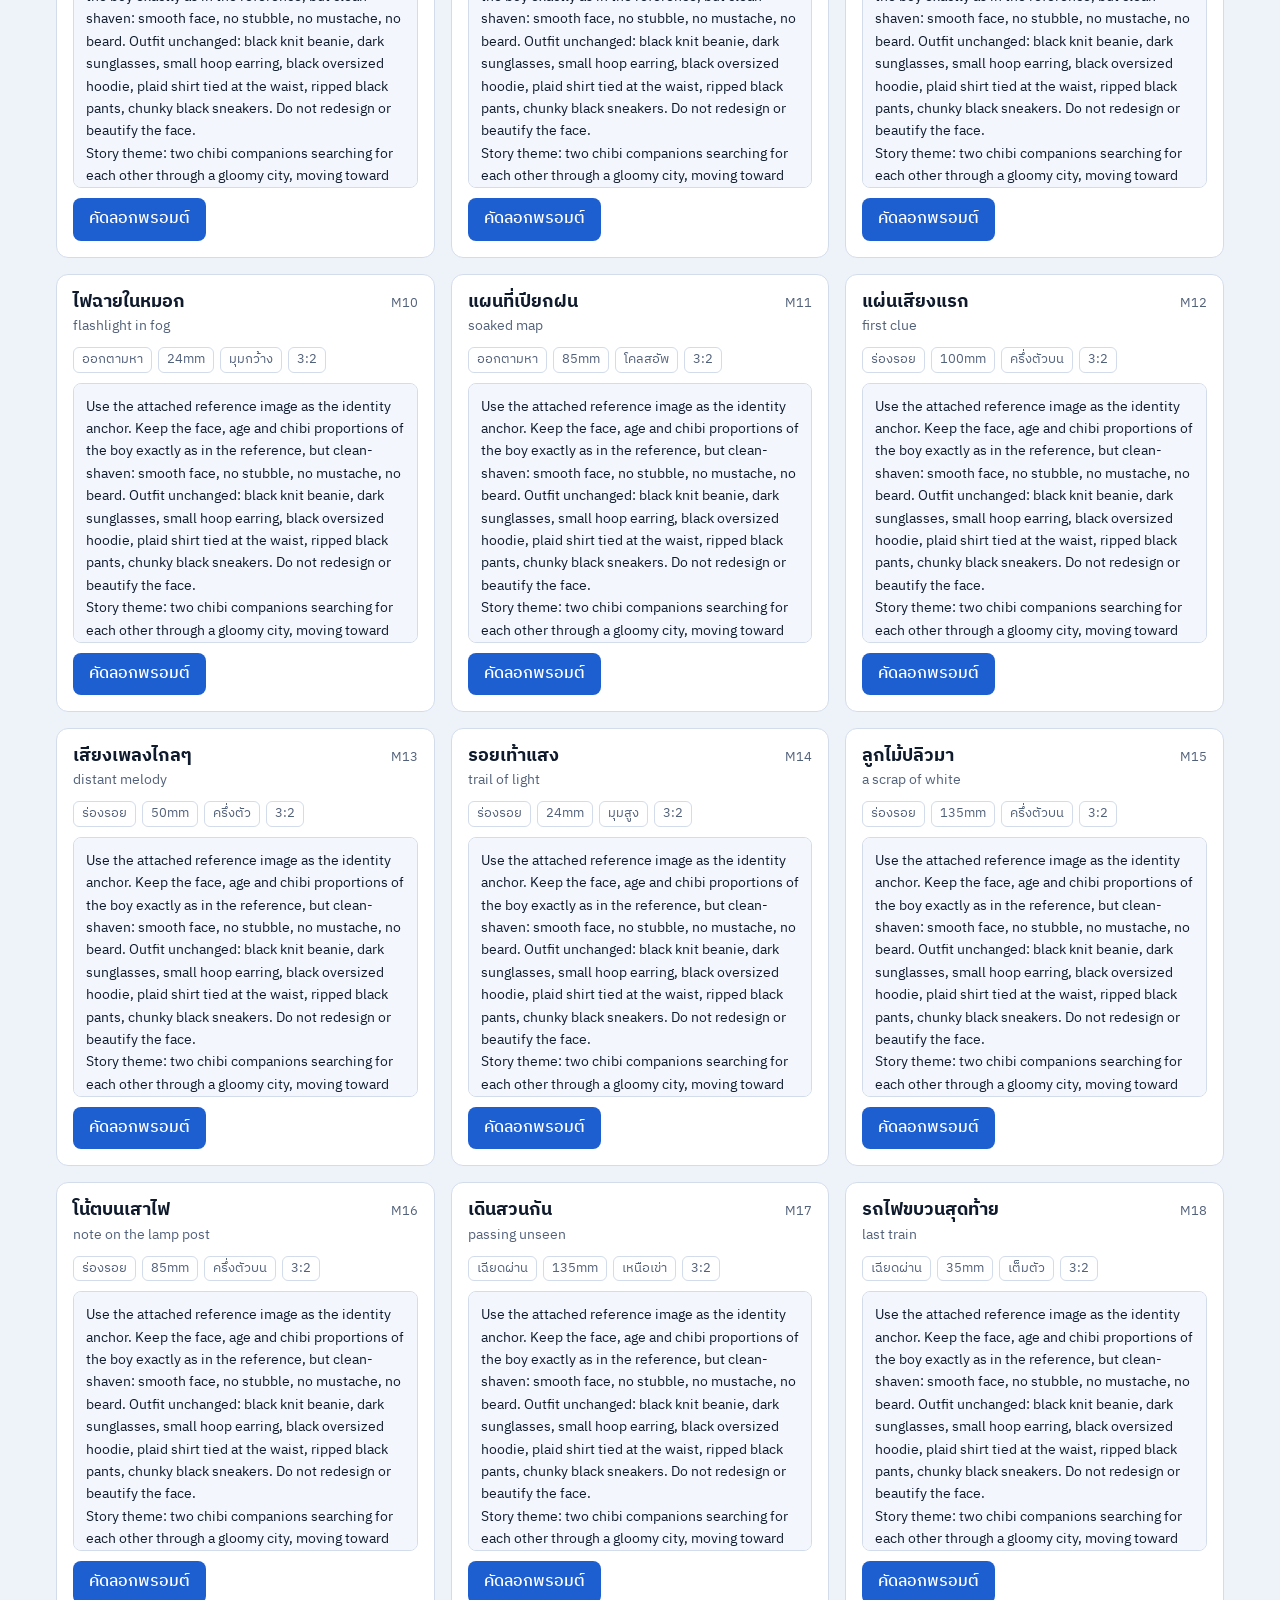
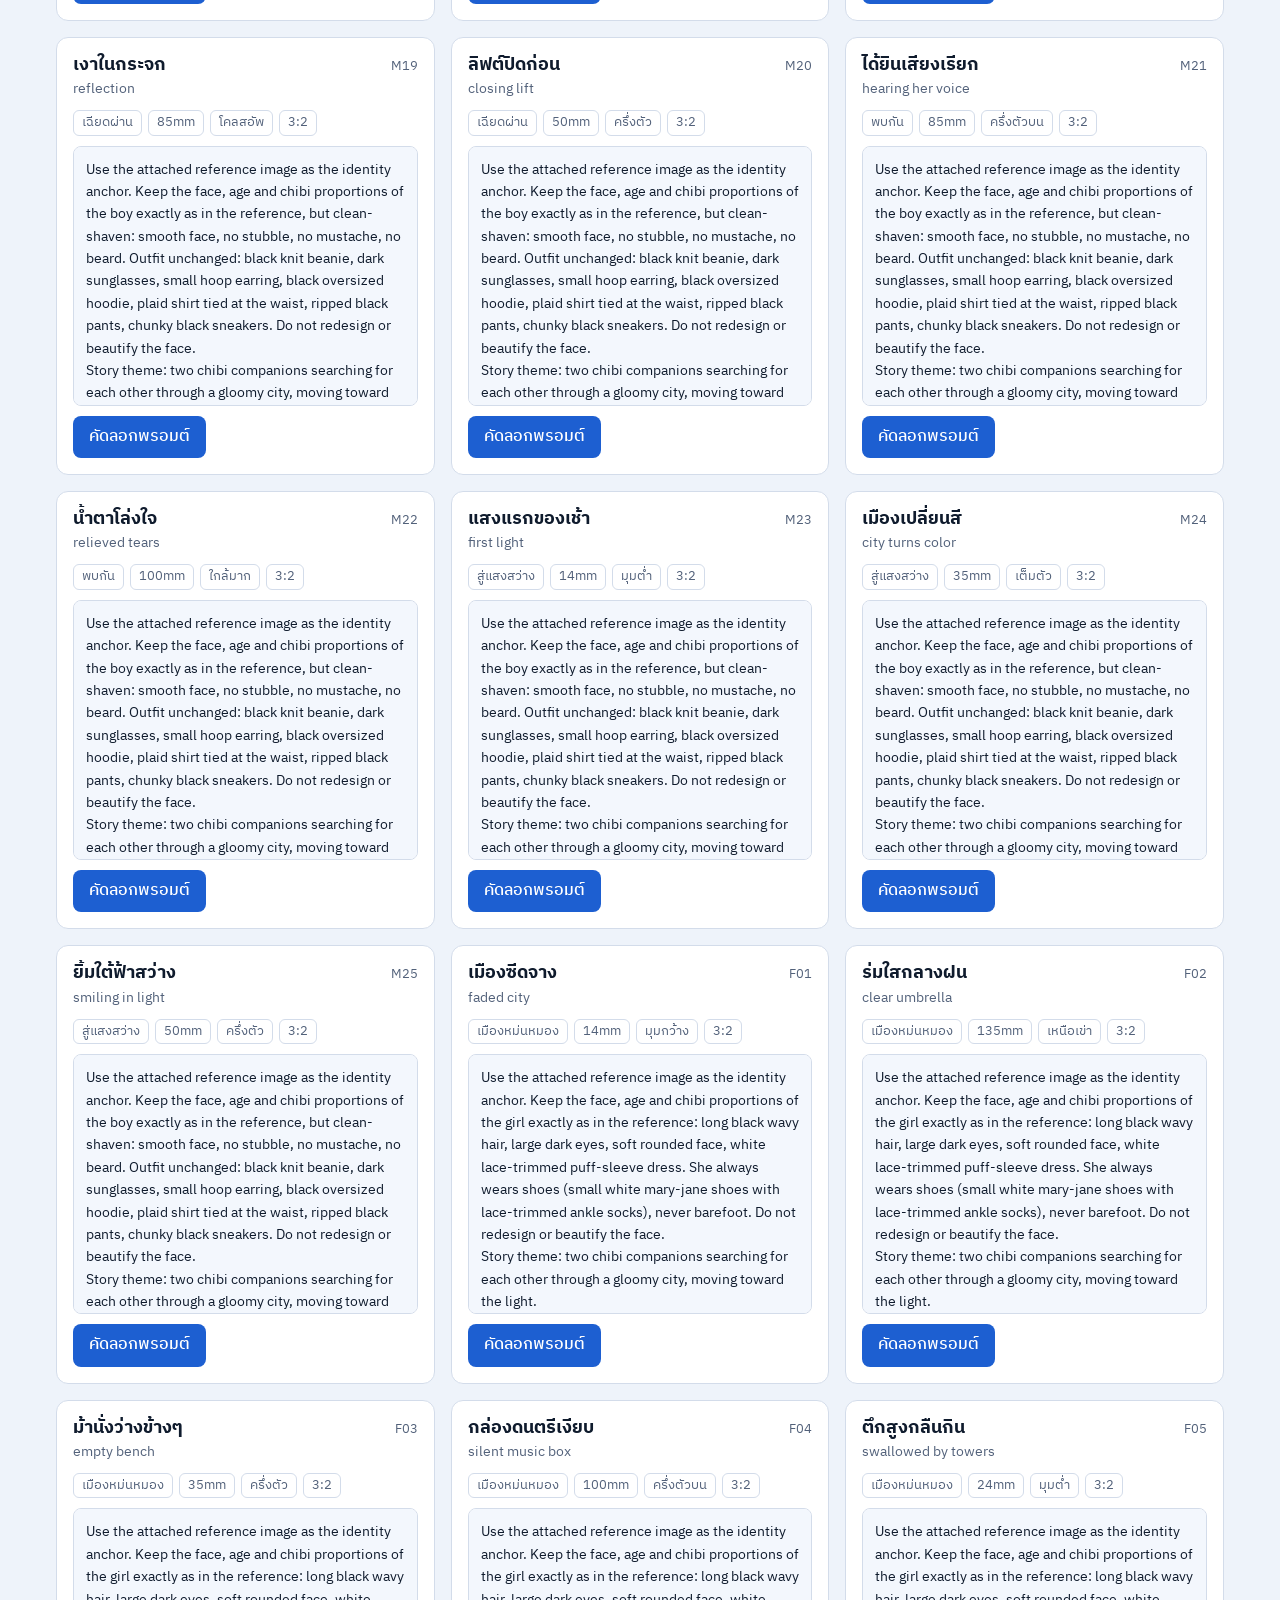
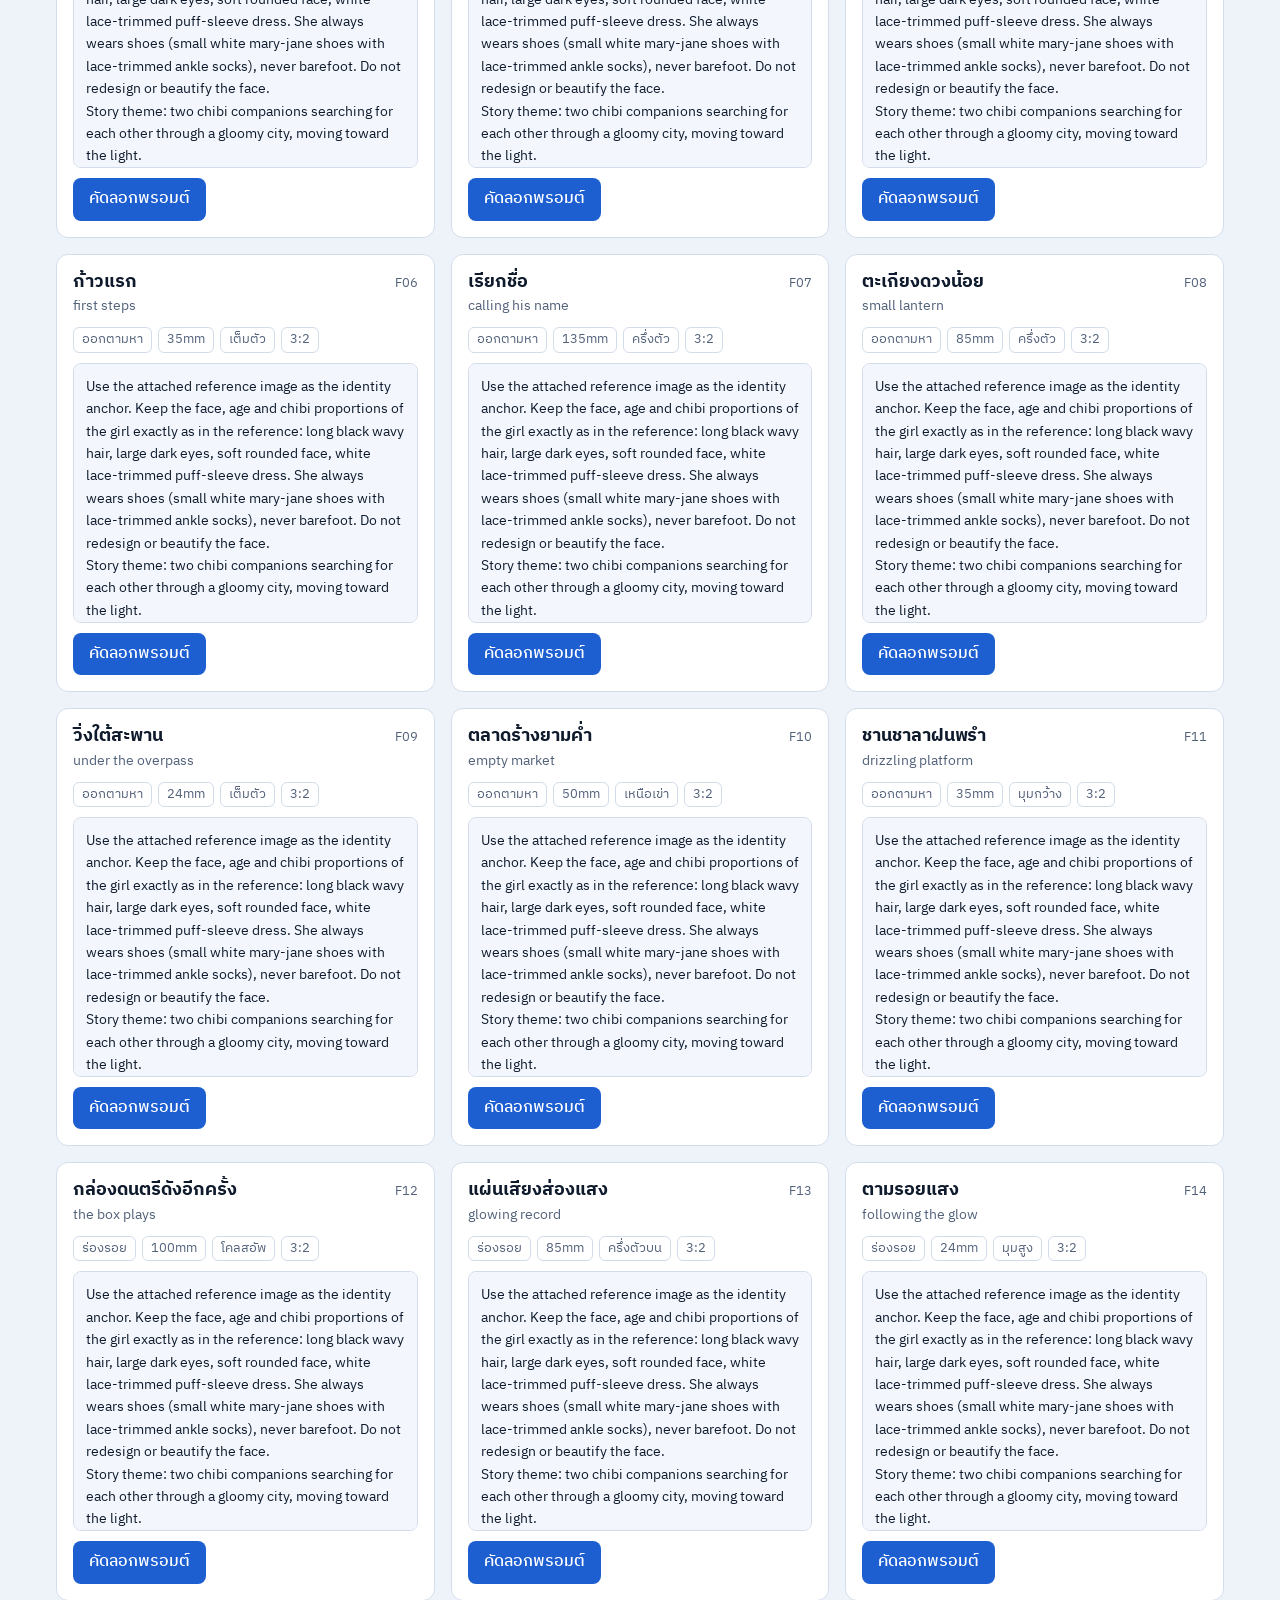
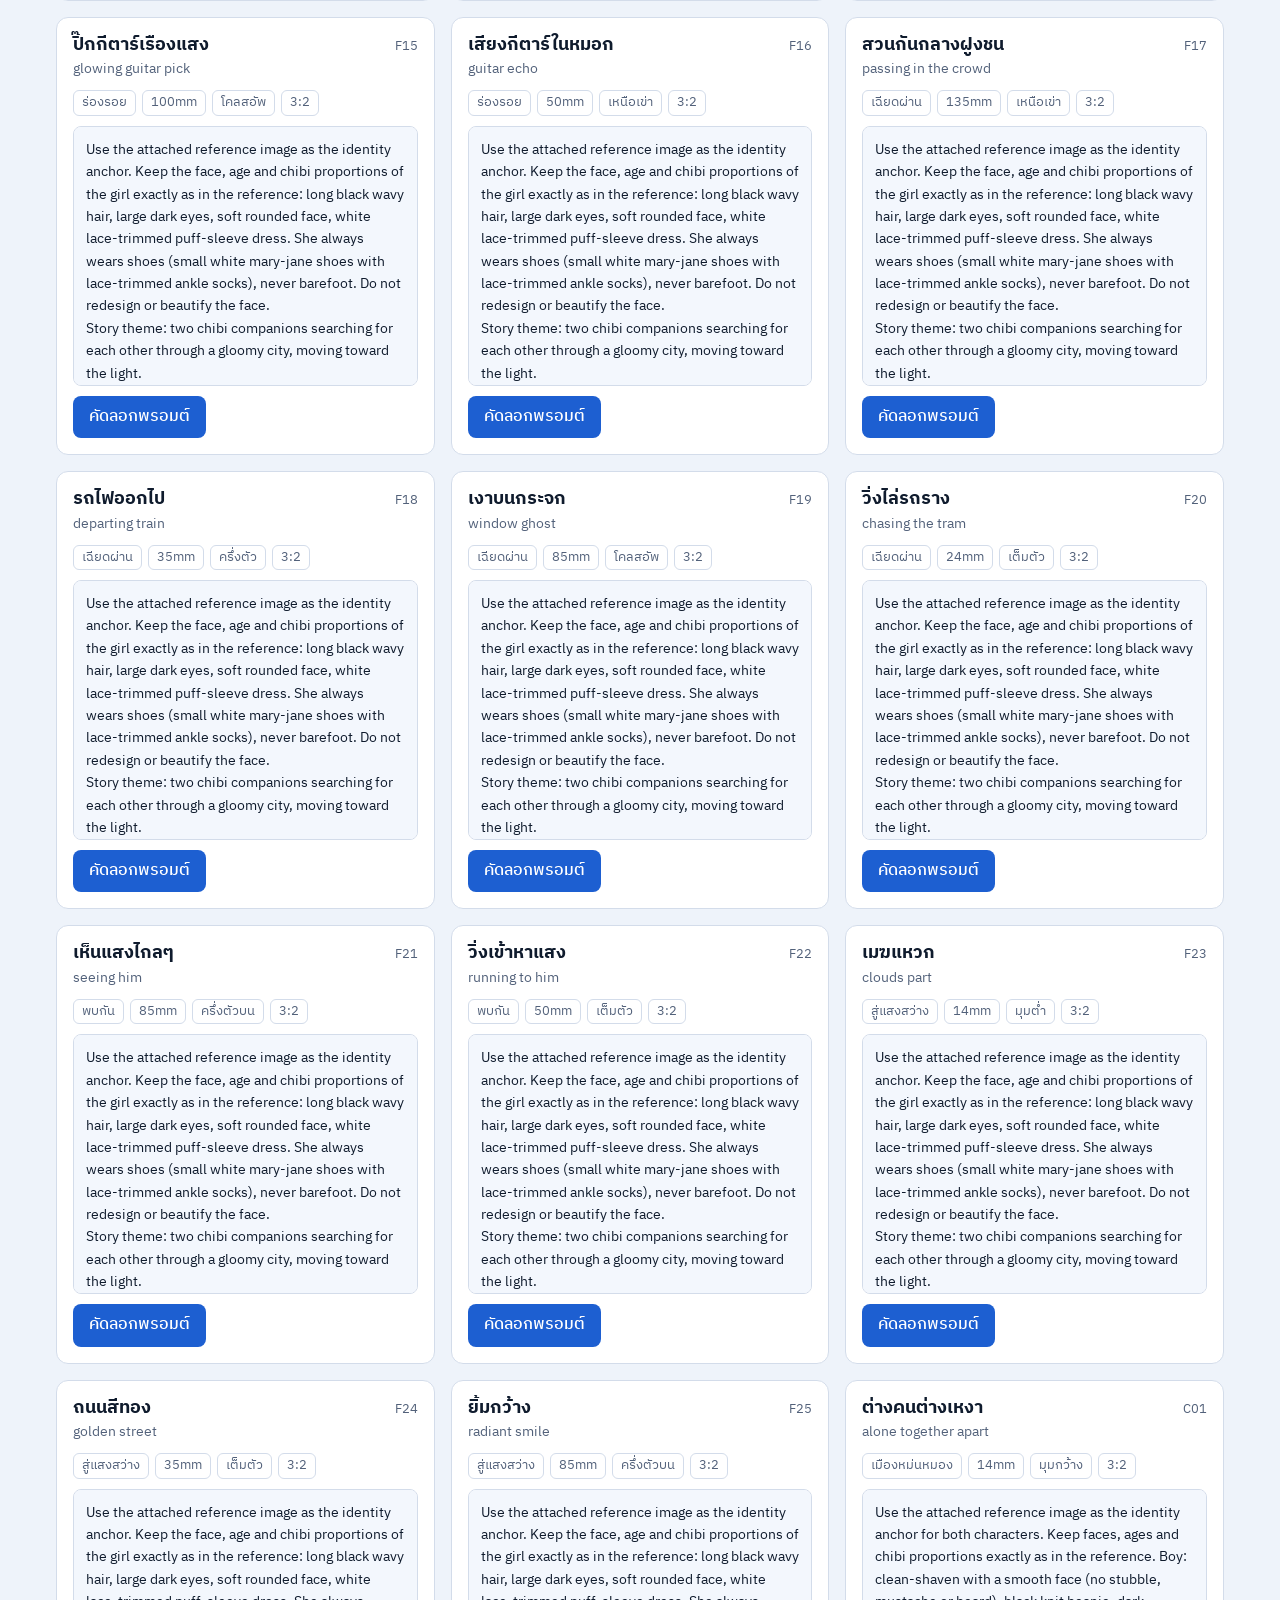
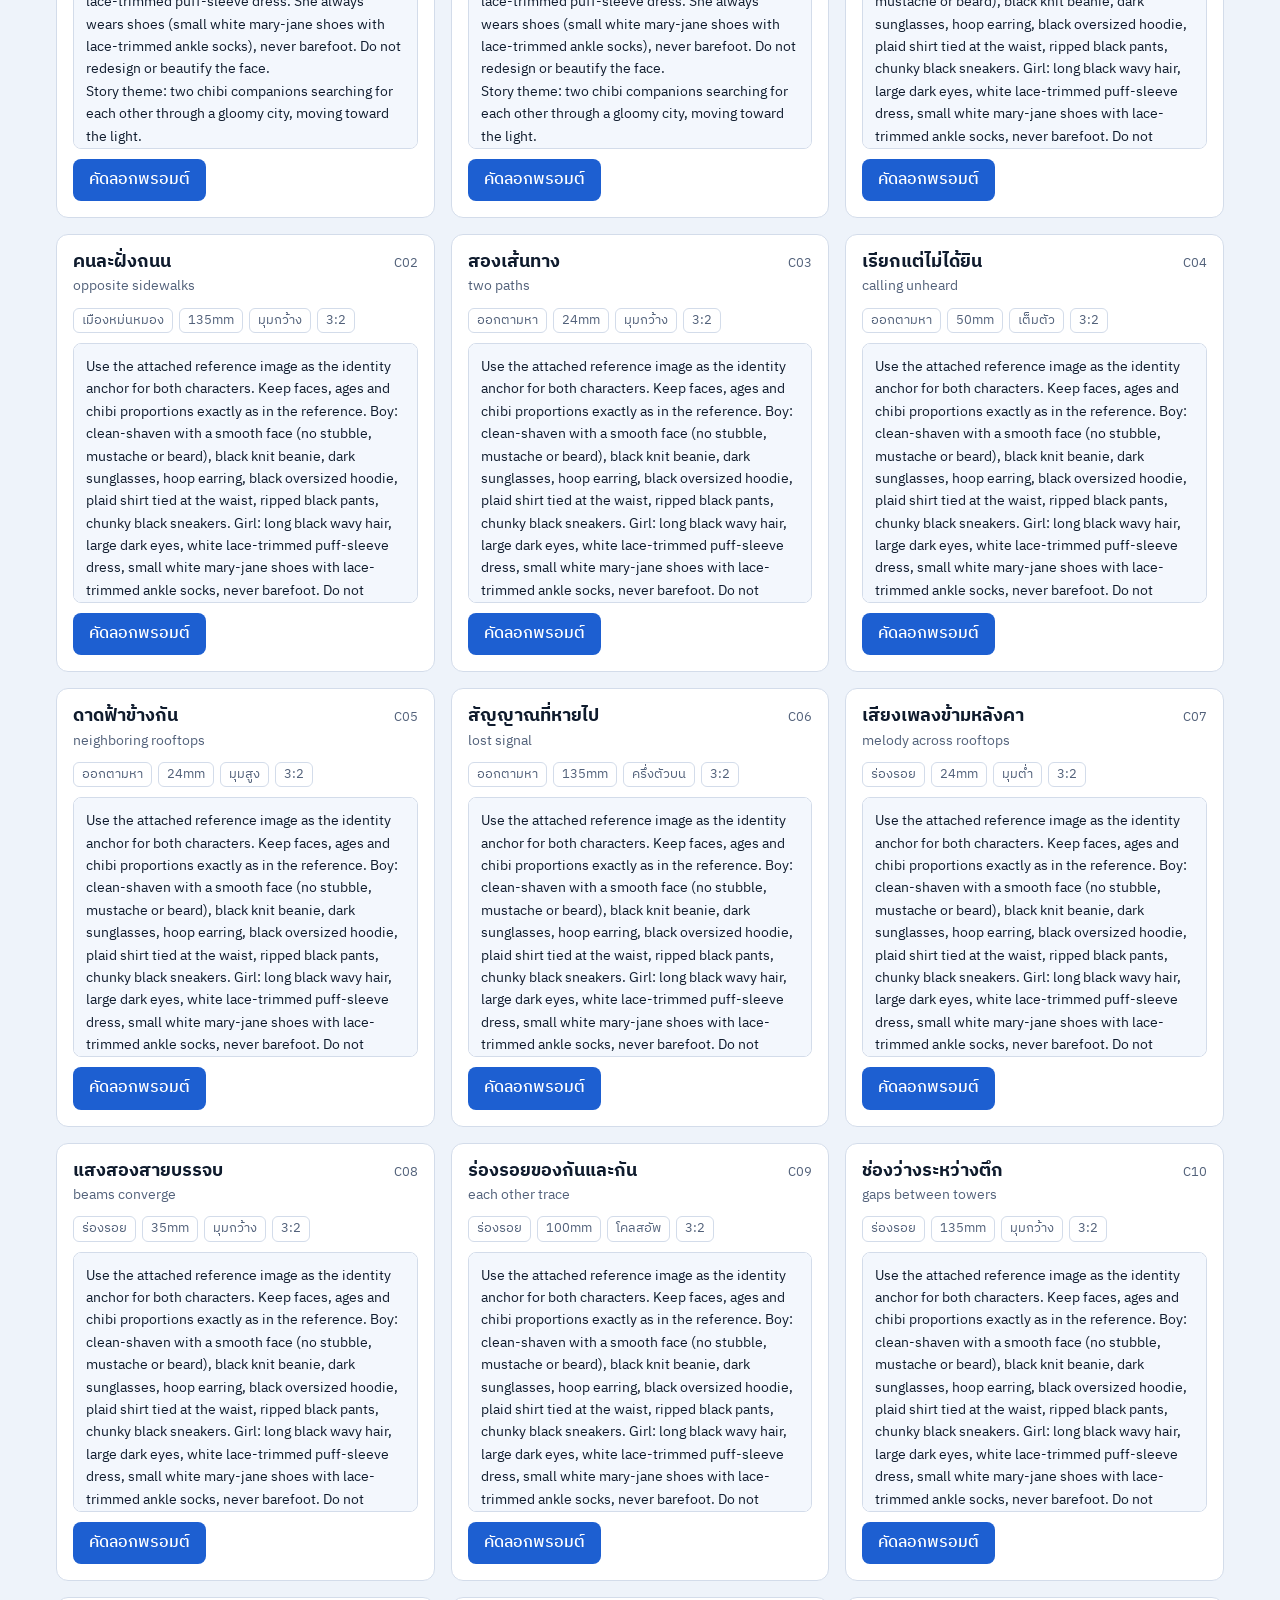
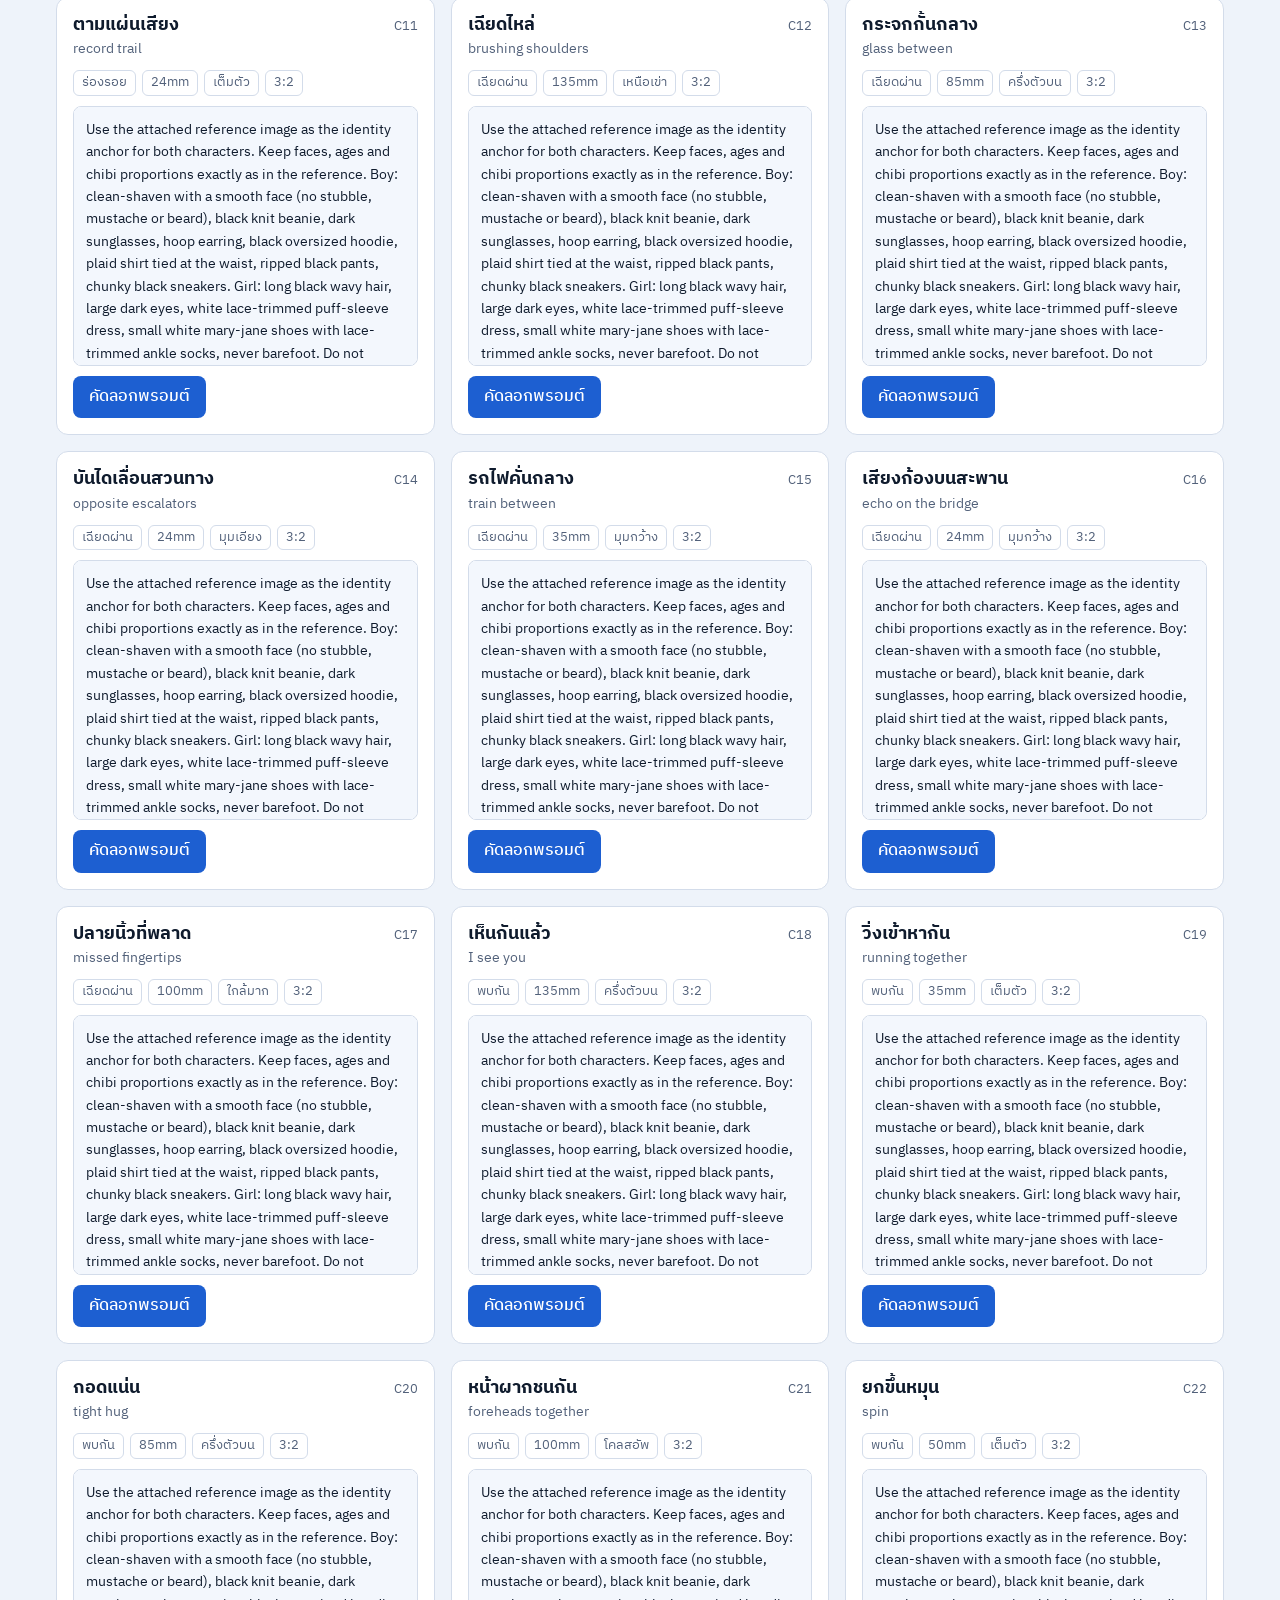
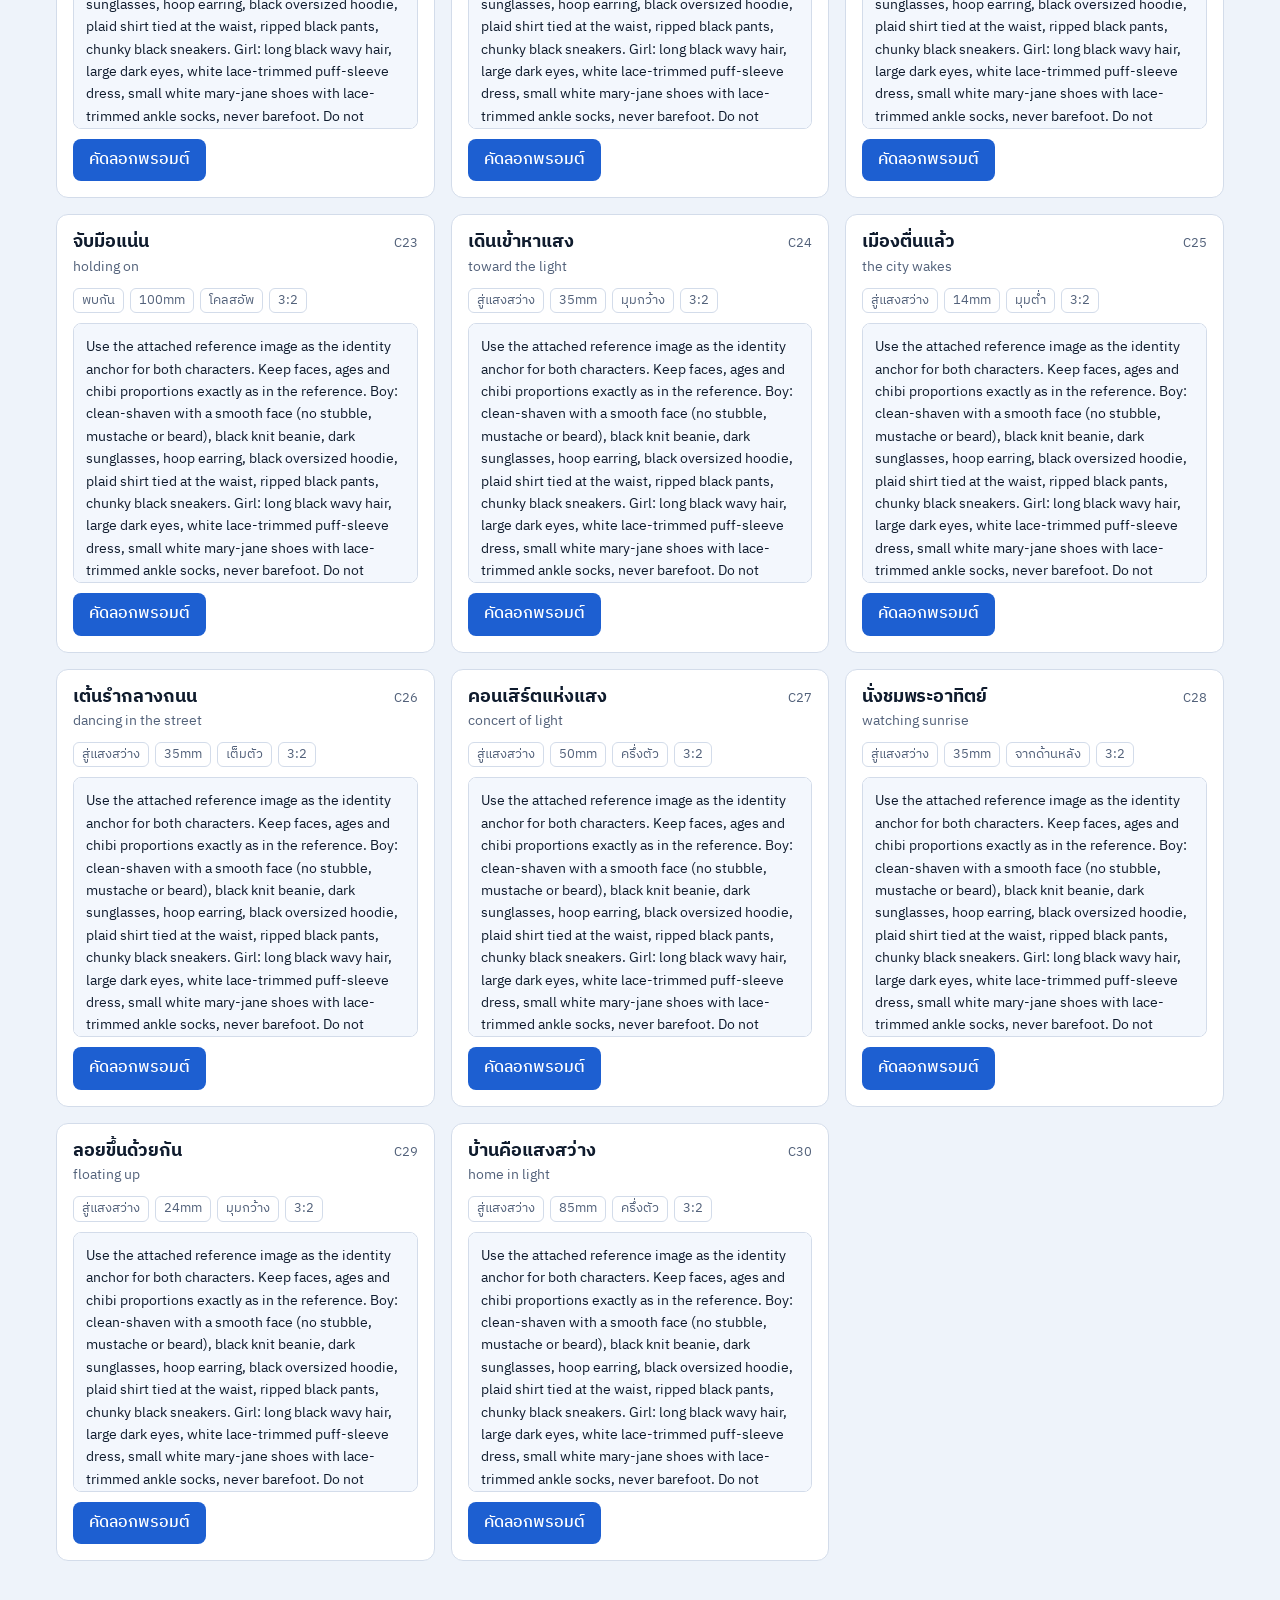
<file: extracted_samples/ตัวอย่าง HTML/ตามหากันจนเจอ – พรอมต์ GPT Image 2.5 ชุดชิบิ 80 ภาพ.html>
<!doctype html>
<html lang="th">
<head>
<meta charset="utf-8">
<meta name="viewport" content="width=device-width, initial-scale=1, viewport-fit=cover">
<title>ตามหากันจนเจอ – พรอมต์ GPT Image 2.5 ชุดชิบิ 80 ภาพ</title>
<link href="https://fonts.googleapis.com/css2?family=IBM+Plex+Sans+Thai:wght@400;500;700&display=swap" rel="stylesheet">
<style>
:root{--bg:#eef3fa;--card:#fff;--ink:#0f1b2d;--mute:#52617a;--line:#d3dcea;--acc:#1d5fd1;--accInk:#fff;--box:#f3f7fd;color-scheme:light;box-sizing:border-box;padding-top:env(safe-area-inset-top,0px);padding-bottom:env(safe-area-inset-bottom,0px)}
@media (prefers-color-scheme:dark){:root:not([data-theme="light"]){--bg:#0a1424;--card:#101f38;--ink:#eaf1fb;--mute:#8fa3c0;--line:#1f3354;--acc:#e8b86a;--accInk:#1b1205;--box:#0b182c;color-scheme:dark}}
:root[data-theme="dark"]{--bg:#0a1424;--card:#101f38;--ink:#eaf1fb;--mute:#8fa3c0;--line:#1f3354;--acc:#e8b86a;--accInk:#1b1205;--box:#0b182c;color-scheme:dark}
*,*::before,*::after{box-sizing:inherit}
html{scroll-padding-top:env(safe-area-inset-top,0px)}
body{margin:0;background:var(--bg);color:var(--ink);font:400 16px/1.65 "IBM Plex Sans Thai","Noto Sans Thai",system-ui,sans-serif}
body::before{content:"";position:fixed;inset:0 0 auto;height:env(safe-area-inset-top,0px);background:var(--bg);z-index:10}
header{background:radial-gradient(55% 130% at 50% -25%,rgba(232,184,106,.38),transparent 62%),linear-gradient(#0d1c33,#0a1424);color:#eaf1fb;padding:48px 20px 34px;text-align:center}
h1{font-size:clamp(26px,5vw,42px);line-height:1.25;margin:0 0 12px;font-weight:700}
header p{max-width:62ch;margin:0 auto 6px;color:#b9c8e0}
.bar{position:sticky;top:env(safe-area-inset-top,0px);z-index:5;background:var(--bg);border-bottom:1px solid var(--line);padding:10px 16px;display:flex;flex-wrap:wrap;gap:8px 12px;align-items:center;justify-content:center}
button{font:inherit;cursor:pointer}
button:focus-visible,input:focus-visible{outline:2px solid var(--acc);outline-offset:2px}
.tab{border:1px solid var(--line);background:transparent;color:var(--ink);padding:6px 14px;border-radius:999px}
.tab[aria-pressed="true"]{background:var(--acc);color:var(--accInk);border-color:var(--acc)}
.bar label{font-size:14px;color:var(--mute);display:flex;gap:6px;align-items:center}
.all{border:1px solid var(--acc);background:transparent;color:var(--ink);padding:6px 14px;border-radius:8px}
main{max-width:1200px;margin:0 auto;padding:20px 16px 48px;display:grid;grid-template-columns:repeat(auto-fill,minmax(min(100%,340px),1fr));gap:16px}
.card{background:var(--card);border:1px solid var(--line);border-radius:12px;padding:16px;display:flex;flex-direction:column;gap:10px;min-width:0}
.top{display:flex;justify-content:space-between;align-items:baseline;gap:8px}
h2{font-size:18px;margin:0;line-height:1.3}
.en{color:var(--mute);font-size:14px}
.id{color:var(--mute);font-size:13px}
.chips{display:flex;flex-wrap:wrap;gap:6px}
.chips span{border:1px solid var(--line);border-radius:6px;padding:1px 8px;font-size:13px;color:var(--mute)}
pre{margin:0;white-space:pre-wrap;word-break:break-word;font:inherit;font-size:14px;line-height:1.6;background:var(--box);border:1px solid var(--line);border-radius:8px;padding:12px;max-height:260px;overflow:auto}
.cp{align-self:flex-start;background:var(--acc);color:var(--accInk);border:0;border-radius:8px;padding:8px 16px;font-weight:500}
@media (prefers-reduced-motion:no-preference){.cp,.tab{transition:background .15s}}
.sep{flex-basis:100%;height:0}.grp{display:contents}
.bar{gap:8px}
</style>
</head>
<body>
<header>
<h1>ตามหากันจนเจอ<br>พรอมต์ GPT Image 2.5 ชุดชิบิ 80 ภาพ</h1>
<p>ชิบิคู่หนึ่งตามหากันผ่านเมืองหม่นหมองสู่แสงสว่าง ชาย 25 หญิง 25 คู่ 30 ทุกภาพอัตราส่วน 3:2</p>
<p>วิธีใช้: แนบภาพอ้างอิงในช่องภาพอ้างอิง แล้ววางพรอมต์ที่คัดลอก ชายไม่มีหนวดเครา หญิงใส่รองเท้าทุกภาพ</p>
</header>
<div class="bar" role="toolbar" aria-label="ตัวกรองและเครื่องมือ">
<button class="tab k" data-k="*" aria-pressed="true">ทั้งหมด 80</button>
<button class="tab k" data-k="M" aria-pressed="false">ชาย 25</button>
<button class="tab k" data-k="F" aria-pressed="false">หญิง 25</button>
<button class="tab k" data-k="C" aria-pressed="false">คู่ 30</button>
<span class="sep"></span>
<span class="grp" id="stg"></span>
<span class="sep"></span>
<label><input type="checkbox" id="ref" checked>ใส่ข้อความล็อกอัตลักษณ์จากภาพอ้างอิง</label>
<button class="all" id="all">คัดลอกทั้งหมดที่แสดง</button>
</div>
<main id="main"></main>
<script>
const L={a:"24mm f/2.8 wide-angle lens, dynamic perspective",b:"35mm f/1.8 lens, natural storytelling perspective",c:"50mm f/1.4 lens, natural perspective",d:"85mm f/1.4 portrait lens, creamy bokeh",e:"135mm f/2 telephoto lens, compressed background, isolated subject",f:"14mm ultra-wide lens, epic scale",g:"100mm f/2.8 macro lens, tactile micro-detail"};
const S={1:["ใกล้มาก","extreme close-up on face and eyes"],2:["โคลสอัพ","close-up, head and shoulders"],3:["ครึ่งตัวบน","medium close-up, chest up"],4:["ครึ่งตัว","medium shot, waist up"],5:["เหนือเข่า","cowboy shot, mid-thigh up"],6:["เต็มตัว","full-body shot"],7:["มุมกว้าง","wide shot, characters small within the environment"],8:["มุมต่ำ","low-angle hero shot"],9:["มุมสูง","high-angle shot looking down"],10:["จากด้านหลัง","over-the-shoulder shot from behind"],11:["มุมเอียง","Dutch-angle tilted shot"]};
const ST=["เมืองหม่นหมอง","ออกตามหา","ร่องรอย","เฉียดผ่าน","พบกัน","สู่แสงสว่าง"];
const CS=["cold desaturated gray-blue palette, oppressive gloom","cold teal-gray palette with a first faint hopeful accent","gray city with small warm amber hints of light","tense mix of cold gray-blue and warm amber, hope within reach","warm golden light breaking through the remaining gray","golden sunrise palette, luminous warm color replacing the gloom"];
const REF={
M:"Use the attached reference image as the identity anchor. Keep the face, age and chibi proportions of the boy exactly as in the reference, but clean-shaven: smooth face, no stubble, no mustache, no beard. Outfit unchanged: black knit beanie, dark sunglasses, small hoop earring, black oversized hoodie, plaid shirt tied at the waist, ripped black pants, chunky black sneakers. Do not redesign or beautify the face.",
F:"Use the attached reference image as the identity anchor. Keep the face, age and chibi proportions of the girl exactly as in the reference: long black wavy hair, large dark eyes, soft rounded face, white lace-trimmed puff-sleeve dress. She always wears shoes (small white mary-jane shoes with lace-trimmed ankle socks), never barefoot. Do not redesign or beautify the face.",
C:"Use the attached reference image as the identity anchor for both characters. Keep faces, ages and chibi proportions exactly as in the reference. Boy: clean-shaven with a smooth face (no stubble, mustache or beard), black knit beanie, dark sunglasses, hoop earring, black oversized hoodie, plaid shirt tied at the waist, ripped black pants, chunky black sneakers. Girl: long black wavy hair, large dark eyes, white lace-trimmed puff-sleeve dress, small white mary-jane shoes with lace-trimmed ankle socks, never barefoot. Do not redesign or beautify the faces."};
const THEME="Story theme: two chibi companions searching for each other through a gloomy city, moving toward the light.";
const STYLE="Style: premium 3D chibi collectible-figure render, Pixar-like soft subsurface skin, large glossy expressive eyes, stylized 2.5-head-tall proportions, detailed fabric weave and stitching, cinematic volumetric lighting, richly detailed cityscape environment, wide 3:2 landscape composition, crisp 8K detail.";
const NEG="Avoid: text, logos, watermark, extra fingers, deformed hands, altered faces, beard, stubble, barefoot, realistic adult proportions.";
const SC={M:"the chibi boy, ",F:"the chibi girl, ",C:"the chibi boy and girl together; "};
const D={
M:`1|เมืองไร้สี|colorless city|standing small at the center of a vast gray crosswalk in a smog-filled city, dim towers all around, hands in pockets, head turning as he searches|thick gray smog, flat overcast light, desaturated palette with only his black outfit, faint rain mist, long wet-asphalt reflection|f|7
1|ฝนไม่หยุด|unending rain|waiting under a bus-stop shelter at night in heavy rain, hood up, glancing at an empty seat beside him|rain sheets, flickering sodium streetlight, puddle ripples, cold teal and gray grade, breath fog|b|5
1|สถานีร้าง|abandoned station|sitting alone on a dim subway platform bench with a vinyl record on his lap, empty tracks ahead|flickering fluorescent tubes, drifting dust, green-gray tint, long converging perspective lines|a|9
1|ป้ายนีออนดับ|dead neon|walking past a row of broken neon signs on a rain-soaked street, one sign flickering weakly|sparking neon, wet reflections, steam from grates, blue-black shadows|c|6
1|ว่างเปล่า|hollow|leaning against a graffiti wall in a gray alley, sunglasses reflecting a lifeless city|smoggy backlight, reflections in the lenses, falling ash-like particles, matte film grain|d|3
2|เริ่มออกเดิน|setting out|stepping off a curb into a foggy avenue, beanie low, looking down the road ahead|low fog, headlight glows, slight motion blur of passing cars, cool gray-blue grade|b|6
2|ตะโกนเรียก|calling out|cupping his hands around his mouth and calling across a hollow plaza as pigeons scatter|startled pigeons, echoing breath fog, wet stone reflections, cold side light|e|4
2|เปิดทุกประตู|every door|pushing open a heavy rusted door in an empty corridor, searching the room beyond|dust rays, flickering bulb, long shadow on the floor, muted teal-brown palette|c|5
2|ข้ามสะพาน|crossing the bridge|running across a steel bridge over a dark river in the rain, scanning both sides|rain streaks, motion blur on railings, city lights smeared on the water, cold cyan haze|a|6
2|ไฟฉายในหมอก|flashlight in fog|standing at a rooftop edge above a gray maze of streets, sweeping a small flashlight beam through the fog|beam cutting volumetric haze, distant tiny windows, wind-blown hoodie|a|7
2|แผนที่เปียกฝน|soaked map|studying a soaked paper map under a flickering lamp, rain dripping from his beanie|rain bokeh, flickering lamp glow, drop highlights on the paper, desaturated teal|d|2
3|แผ่นเสียงแรก|first clue|picking up a faintly glowing vinyl record from wet pavement, warm light pulsing in its grooves|first warm amber glow in a gray world, light ripples in puddles, floating sparkles|g|3
3|เสียงเพลงไกลๆ|distant melody|stopping mid-step and tilting his head, hearing a faint melody drift between buildings|faint musical-note wisps, soft amber haze breaking the gray fog|c|4
3|รอยเท้าแสง|trail of light|following a trail of tiny glowing footprints across a gray plaza|glowing footprint trail, warm points reflected in puddles, low mist|a|9
3|ลูกไม้ปลิวมา|a scrap of white|catching a small scrap of white lace carried by the wind, eyes widening|floating lace and petals, warm backlight piercing the fog, frozen motion|e|3
3|โน้ตบนเสาไฟ|note on the lamp post|reading a small handwritten note taped to a lamp post, a tiny drawn musical note on it|warm spot of lamp light, rain drops frozen mid-fall, subtle teal-amber contrast|d|3
4|เดินสวนกัน|passing unseen|stepping onto a crowded crosswalk in the rain while a blurred white-dress figure passes behind him unseen|blurred umbrellas, long-exposure crowd streaks, one warm-lit white figure in the background|e|5
4|รถไฟขบวนสุดท้าย|last train|running along a platform as a train pulls away, glimpsing a pale hand on a window|motion-blurred train, steam burst, warm window lights smearing|b|6
4|เงาในกระจก|reflection|pressing a hand on a shop window, seeing a faint reflection of a white dress beyond|layered reflections, fogged glass, split warm and cool light|d|2
4|ลิฟต์ปิดก่อน|closing lift|reaching toward a closing elevator door, a sliver of warm light inside, fingers just missing|narrow warm slit in a cold interior, motion blur, long corridor|c|4
5|ได้ยินเสียงเรียก|hearing her voice|freezing mid-street and turning, eyes wide behind sunglasses, warm glow reaching his face from off-frame|golden rim light, drifting particles, rain turning to glimmers|d|3
5|น้ำตาโล่งใจ|relieved tears|laughing with a tear sliding below the sunglasses frame as sunlight breaks through behind|macro tear highlight, golden bokeh, soft bloom|g|1
6|แสงแรกของเช้า|first light|standing on a rooftop as clouds split and golden sunrise washes the city, lowering his sunglasses to see it|god rays, lens flare, warm gold grade replacing gray, glowing windows|f|8
6|เมืองเปลี่ยนสี|city turns color|walking down a street where lamps switch on one by one, puddles reflecting warm gold|cascading warm lights, gold-reflecting puddles, light mist, soft vibrant grade|b|6
6|ยิ้มใต้ฟ้าสว่าง|smiling in light|grinning with a guitar on his back, a glowing vinyl record floating beside him in a sunlit street|sun flare, floating glowing records, warm light dust, pastel gold|c|4`,
F:`1|เมืองซีดจาง|faded city|standing small in a gray empty square among dim towers, hair lifting in cold wind, her white dress the only pale color|smog haze, flat overcast light, desaturated palette, drifting ash-like dust, faint reflection on wet stone|f|7
1|ร่มใสกลางฝน|clear umbrella|walking alone along a rain-soaked street under a transparent umbrella, white shoes splashing|rain on the umbrella refracting neon, puddle splashes, cold blue-gray, bokeh|e|5
1|ม้านั่งว่างข้างๆ|empty bench|sitting at a bus stop at night, hands in her lap, an empty seat beside her|sodium lamp flicker, rain curtain, breath fog, teal-gray grade|b|4
1|กล่องดนตรีเงียบ|silent music box|holding a small music box that has stopped playing, standing in a gloomy alley|dim cold light, dust motes, one faint warm spark inside the box, deep shadows|g|3
1|ตึกสูงกลืนกิน|swallowed by towers|looking up at looming dark skyscrapers from the street, tiny against them|extreme upward perspective, smog, rain streaks, cold gray-blue grade|a|8
2|ก้าวแรก|first steps|stepping off the curb into a misty avenue, dress hem swaying, determination in her eyes|low fog, headlight glows, slight motion blur of cars, cool gray-blue|b|6
2|เรียกชื่อ|calling his name|cupping her hands around her mouth in an empty plaza as her voice echoes and pigeons lift|startled pigeons, breath fog, wet stone reflections, cold side light|e|4
2|ตะเกียงดวงน้อย|small lantern|walking through thick fog holding a small glowing paper lantern, searching ahead|warm circle of lantern light, volumetric fog, drifting rain, deep blue shadows|d|4
2|วิ่งใต้สะพาน|under the overpass|running beneath a concrete overpass in the rain, looking left and right|rain streaks, headlight smears, motion blur, cold cyan tint|a|6
2|ตลาดร้างยามค่ำ|empty market|weaving between shuttered market stalls in the dark, scanning every shadow|hanging bulbs flickering, drifting steam, warm sparks in cold blue haze|c|5
2|ชานชาลาฝนพรำ|drizzling platform|peering down a long subway platform on tiptoe, clutching the music box|converging perspective lines, cold fluorescent glow, light drizzle, floor reflections|b|7
3|กล่องดนตรีดังอีกครั้ง|the box plays|opening the music box as it begins to glow and chime again, astonished|warm amber light spilling on her face, floating note wisps, fog parting|g|2
3|แผ่นเสียงส่องแสง|glowing record|crouching to touch a vinyl record glowing softly on wet pavement|amber glow in the grooves, light ripples in puddles, floating sparkles|d|3
3|ตามรอยแสง|following the glow|following a thread of floating light particles between dark buildings|glowing particle ribbon, warm points in puddles, low mist|a|9
3|ปิ๊กกีตาร์เรืองแสง|glowing guitar pick|picking up a tiny glowing guitar pick from a puddle and recognizing it|small gleam in her palm, ripples, warm bokeh|g|2
3|เสียงกีตาร์ในหมอก|guitar echo|stopping on a dark street, listening to a faint electric guitar riff drifting through the fog|faint sound ribbons, amber haze breaking the gray fog, hair lifting|c|5
4|สวนกันกลางฝูงชน|passing in the crowd|standing frozen as a crowd flows past, a blurred black-hooded figure vanishing behind her|long-exposure crowd streaks, rain, one warm highlight on the vanishing figure|e|5
4|รถไฟออกไป|departing train|pressing her palm to a train window as it pulls away, glimpsing a black beanie on the platform|motion-blurred platform, steam burst, warm window glow smears|b|4
4|เงาบนกระจก|window ghost|touching a rain-fogged shop window, a faint reflection of a black hoodie beyond|layered reflections, fogged glass, split warm and cool light|d|2
4|วิ่งไล่รถราง|chasing the tram|chasing a tram through wet streets, shoes splashing, hand stretched out|tram taillight smears, splash droplets, warm lights, motion blur|a|6
5|เห็นแสงไกลๆ|seeing him|turning toward a distant glow, eyes shining, hands rising to her mouth|golden rim light, drifting particles, rain turning to glimmers|d|3
5|วิ่งเข้าหาแสง|running to him|starting to run toward a warm light, hair streaming, shoes splashing in a golden puddle|golden splash droplets, motion blur, warm bloom|c|6
6|เมฆแหวก|clouds part|standing on a rooftop with arms open as clouds split and sunrise floods the city|god rays, lens flare, warm gold grade, glowing windows|f|8
6|ถนนสีทอง|golden street|walking down a street where lamps turn on one by one, lantern held high|cascading warm lights, reflective golden puddles, soft mist|b|6
6|ยิ้มกว้าง|radiant smile|smiling radiantly with the music box open and chiming, glowing vinyl records floating around her|sun flare, floating glowing records, light dust, pastel gold|d|3`,
C:`1|ต่างคนต่างเหงา|alone together apart|standing at opposite ends of a vast gray avenue, tiny, facing away from each other, unaware|city smog, rain, desaturated palette, symmetrical composition, a faint warm vinyl glow between them|f|7
1|คนละฝั่งถนน|opposite sidewalks|standing on opposite sidewalks of a rain-drenched street at night, both looking down|rain curtain between them, neon reflections, cold teal grade|e|7
2|สองเส้นทาง|two paths|he walks a foggy overpass while she walks a rain-slick underpass, same city, same hurry, split composition|mirrored fog, cool gray palette, a faint thread of light linking the two halves|a|7
2|เรียกแต่ไม่ได้ยิน|calling unheard|in the same plaza, he calls toward one side and she toward the other, backs almost touching, neither hears|echoing breath fog, rising pigeons, drizzle, back-to-back near contact|c|6
2|ดาดฟ้าข้างกัน|neighboring rooftops|standing on two neighboring rooftops, he sweeping a flashlight and she raising a lantern across the skyline|crossing light beams in fog, volumetric haze, tiny windows|a|9
2|สัญญาณที่หายไป|lost signal|he holds a glowing vinyl record to his ear while she holds the chiming music box, in adjacent alleys split by a wall|warm glow leaking through a brick seam, rain, mirrored composition|e|3
3|เสียงเพลงข้ามหลังคา|melody across rooftops|stopping in separate streets as glowing sound ribbons from his guitar and her music box weave toward each other over rooftops|crossing ribbons of light in the sky, parting fog, amber against blue|a|8
3|แสงสองสายบรรจบ|beams converge|walking toward a foggy square as his flashlight beam and her lantern beam cross above it|volumetric crossing beams, warm particles, wet stone mirror|b|7
3|ร่องรอยของกันและกัน|each other trace|he finds her glowing lace scrap while she finds his glowing guitar pick, split by a sheet of rain|split composition, warm glows in cupped hands, rain sheet divider|g|2
3|ช่องว่างระหว่างตึก|gaps between towers|walking toward each other on parallel streets, glimpsed through gaps between buildings, hopeful|warm slits of light between towers, mist, rim lighting|e|7
3|ตามแผ่นเสียง|record trail|running toward the same glowing vinyl record trail from opposite ends of a long alley|glowing record trail, motion blur, warm points in puddles|a|6
4|เฉียดไหล่|brushing shoulders|passing shoulder to shoulder in a dense rainy crowd, faces just turning away|long-exposure crowd streaks, sharp subjects, rain, two warm glows catching|e|5
4|กระจกกั้นกลาง|glass between|facing each other through a rain-streaked glass wall of a station, hands raised, unable to find the door|condensation, rain streaks, split warm and cool light, doubled reflections|d|3
4|บันไดเลื่อนสวนทาง|opposite escalators|riding opposite escalators in a gray station, reaching out as they pass|motion-blurred stairs, fluorescent glow, hair and hoodie lifting|a|11
4|รถไฟคั่นกลาง|train between|standing on opposite platforms as a train rushes between them, glimpsing each other through the gaps|motion-streaked carriages, flickering light slices, steam|b|7
4|เสียงก้องบนสะพาน|echo on the bridge|calling to each other from opposite ends of a long foggy bridge, voices rippling as visible light|glowing sound ripples in fog, bridge lamps, cold teal|a|7
4|ปลายนิ้วที่พลาด|missed fingertips|his hand and her hand reaching through a closing gap between sliding doors, fingertips inches apart|warm sliver of light, extreme shallow depth, rain-fogged glass|g|1
5|เห็นกันแล้ว|I see you|turning at the same moment in a quiet street, eyes meeting as the rain turns to sparkles|rain becoming glimmering particles, warm rim light, frozen motion|e|3
5|วิ่งเข้าหากัน|running together|running toward each other across a golden-lit plaza, puddle splashes, wide smiles|golden splash droplets, motion blur, lens flare, warm bloom|b|6
5|กอดแน่น|tight hug|hugging tightly in the middle of the street, his hoodie sleeves wrapped around her, eyes closed|warm halo of light, floating vinyl records, soft rain glints, shallow depth|d|3
5|หน้าผากชนกัน|foreheads together|foreheads touching, both breathing out in relief, tears of joy|macro tear glint, soft golden glow between faces, bokeh|g|2
5|ยกขึ้นหมุน|spin|he lifts her and spins her around as her dress flares, both laughing|spiraling light petals, motion blur, golden sun flare|c|6
5|จับมือแน่น|holding on|their hands clasped tight at the center of the frame, the gray city blurred behind|warm light blooming around clasped hands, shallow depth, drifting sparks|g|2
6|เดินเข้าหาแสง|toward the light|walking hand in hand toward a blinding sunrise at the end of a street, seen from behind|god rays, long shadows, light dust, gold grade replacing gray|b|7
6|เมืองตื่นแล้ว|the city wakes|standing on a rooftop together as clouds split and light floods the skyline|sunrise flare, warm skyline glow, light mist, glowing windows|f|8
6|เต้นรำกลางถนน|dancing in the street|slow dancing on a golden-lit street as floating vinyl records orbit them|golden floor reflections, orbiting records, soft bokeh|b|6
6|คอนเสิร์ตแห่งแสง|concert of light|he plays guitar while she sings the music box melody on a sunlit rooftop|golden sound ribbons, lens flare, floating notes|c|4
6|นั่งชมพระอาทิตย์|watching sunrise|sitting at a rooftop edge seen from behind, shoulders touching, watching the sun rise over the city|golden rim light, soft haze, warm sky gradient|b|10
6|ลอยขึ้นด้วยกัน|floating up|floating together above the city holding hands, gray clouds turning gold below, vinyl records and a guitar drifting past|golden clouds, light beam from above, stardust, sparkle|a|7
6|บ้านคือแสงสว่าง|home in light|facing the camera together, smiling and hugging, in a street flooded with warm golden light and glowing windows|golden hour glow, floating light dust, soft lens flare, crisp detail|d|4`};
const items=[];
for(const k of "MFC")D[k].split("\n").forEach((r,i)=>{const[st,t,en,sc,fx,l,s]=r.split("|");items.push({id:k+String(i+1).padStart(2,"0"),k,st:+st,t,en,sc,fx,l,s})});
const text=(e,ref)=>[ref?REF[e.k]:"",THEME,"Scene: "+SC[e.k]+e.sc+".","Mood: "+e.en+".","Effects: "+e.fx+".","Color story: "+CS[e.st-1]+".","Camera: "+L[e.l]+"; framing: "+S[e.s][1]+"; aspect ratio 3:2 landscape.",STYLE,NEG].filter(Boolean).join("\n");
let cur="*",cs="*";
const main=document.getElementById("main"),refBox=document.getElementById("ref"),stg=document.getElementById("stg");
async function copy(t,b){
  let ok=false;
  try{await navigator.clipboard.writeText(t);ok=true}catch(err){
    const x=document.createElement("textarea");x.value=t;x.style.cssText="position:fixed;opacity:0";document.body.appendChild(x);x.select();
    try{ok=document.execCommand("copy")}catch(e2){}x.remove();
  }
  b.dataset.o=b.dataset.o||b.textContent;
  b.textContent=ok?"คัดลอกแล้ว":"คัดลอกไม่ได้ ลองเลือกข้อความเอง";
  setTimeout(()=>{b.textContent=b.dataset.o},1600);
}
const shown=()=>items.filter(e=>(cur==="*"||e.k===cur)&&(cs==="*"||e.st===+cs));
function el(tag,cls,txt){const n=document.createElement(tag);if(cls)n.className=cls;if(txt!=null)n.textContent=txt;return n}
function render(){
  main.textContent="";
  shown().forEach(e=>{
    const c=el("article","card"),top=el("div","top"),h=el("div");
    h.append(el("h2","",e.t),el("div","en",e.en));
    top.append(h,el("span","id",e.id));
    const chips=el("div","chips");
    [ST[e.st-1],L[e.l].split(" ")[0],S[e.s][0],"3:2"].forEach(x=>chips.append(el("span","",x)));
    const pre=el("pre","",text(e,refBox.checked));
    const b=el("button","cp","คัดลอกพรอมต์");
    b.onclick=()=>copy(text(e,refBox.checked),b);
    c.append(top,chips,pre,b);main.append(c);
  });
}
function pick(sel,val,set){document.querySelectorAll(sel).forEach(x=>x.setAttribute("aria-pressed",x.dataset.k===val));set(val);render()}
document.querySelectorAll(".tab.k").forEach(t=>t.onclick=()=>pick(".tab.k",t.dataset.k,v=>cur=v));
["*",1,2,3,4,5,6].forEach(v=>{
  const b=el("button","tab s",v==="*"?"ทุกช่วงเรื่อง":v+" "+ST[v-1]);b.dataset.k=String(v);b.setAttribute("aria-pressed",v==="*");
  b.onclick=()=>pick(".tab.s",String(v),x=>cs=x);stg.append(b);
});
refBox.onchange=render;
const allBtn=document.getElementById("all");
allBtn.onclick=()=>copy(shown().map(e=>"### "+e.id+" "+e.en+"\n"+text(e,refBox.checked)).join("\n\n"),allBtn);
render();
</script>
</body>
</html>
</file>
